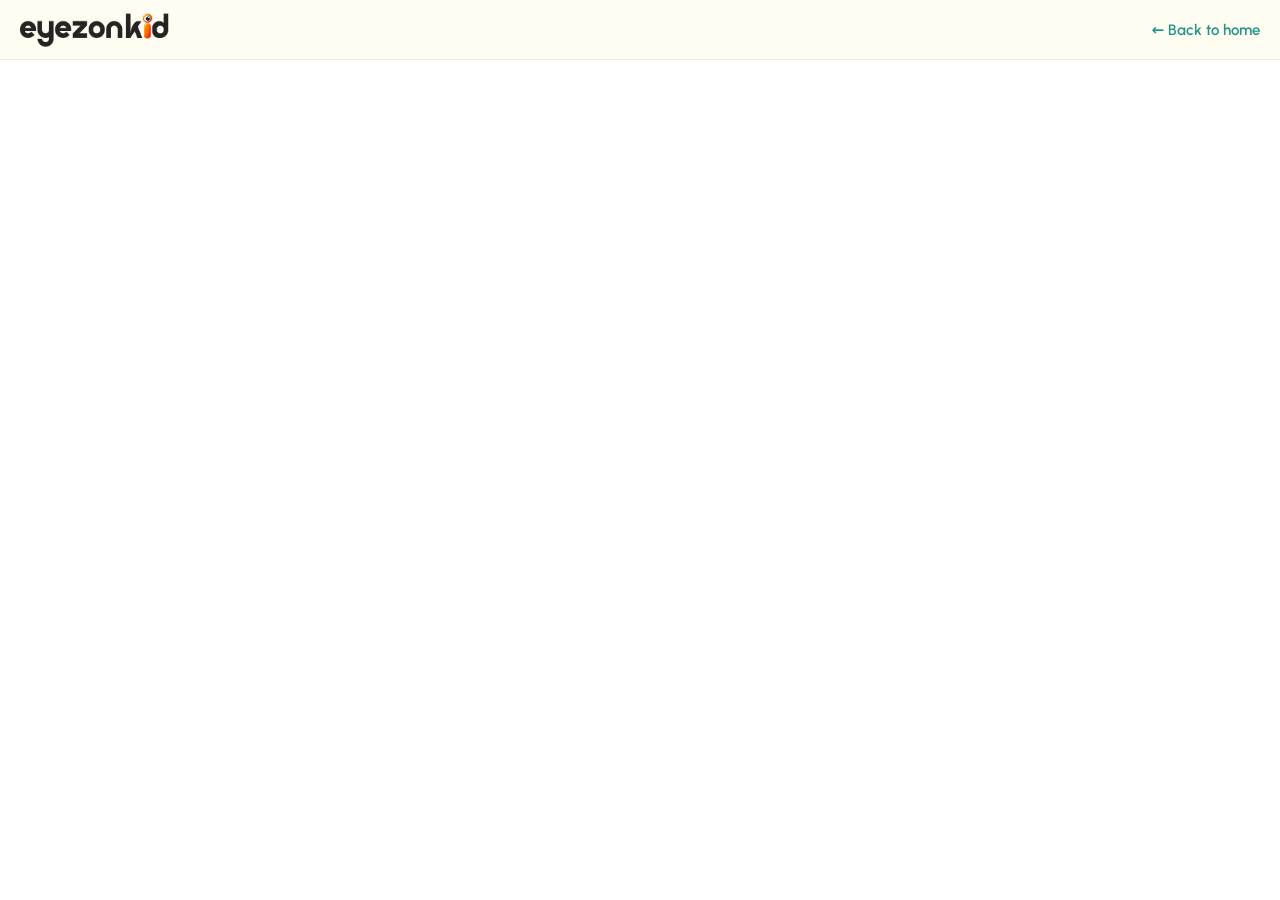
<file: download/index.html>
<!DOCTYPE html>
<html lang="en-IN">
<head>
<meta charset="UTF-8">
<meta name="viewport" content="width=device-width, initial-scale=1">
<title>Download Eyezonkid – Mac, Windows, Android &amp; iPhone</title>
<meta name="description" content="Download the Eyezonkid parental control app for Mac, Windows, Android and iPhone. Start with a 3-day free trial.">
<link rel="canonical" href="https://eyezonkid.com/download/">
<meta name="theme-color" content="#2EC4B6">
<link rel="icon" href="/favicon.ico" sizes="any">
<link rel="icon" type="image/png" sizes="32x32" href="/icons/favicon-32.png">
<link rel="apple-touch-icon" href="/icons/apple-touch-icon.png">
<link rel="manifest" href="/site.webmanifest">
<link rel="preload" href="/fonts/urbanist.woff2" as="font" type="font/woff2" crossorigin>
<style>
@font-face{font-family:'Urbanist';font-style:normal;font-weight:400 800;font-display:swap;src:url(/fonts/urbanist.woff2) format('woff2')}
*{box-sizing:border-box}
html,body{margin:0;height:100%;background:#FFFCF2;font-family:'Urbanist',system-ui,sans-serif;color:#252422}
.bar{height:60px;display:flex;align-items:center;justify-content:space-between;padding:0 20px;border-bottom:1px solid rgba(37,36,34,.08);background:#FFFCF2}
.back{font-weight:600;font-size:15px;color:#219488;text-decoration:none}
.back:hover{text-decoration:underline}
.frame{display:block;width:100%;height:calc(100% - 60px);border:0;background:#fff}
</style>
</head>
<body>
<header class="bar">
    <a href="/" aria-label="Eyezonkid home"><img src="/images/logo.webp" width="215" height="49" alt="Eyezonkid" style="display:block;height:34px;width:auto"></a>
    <a class="back" href="/">← Back to home</a>
</header>
<!-- The download page is served by the Eyezonkid API and shown here,
     so the address bar stays on eyezonkid.com/download/ -->
<iframe class="frame" title="Download Eyezonkid"
        src="https://api.eyezonkid.com/auth/v1/download"
        allow="fullscreen" referrerpolicy="strict-origin-when-cross-origin"></iframe>
</body>
</html>
</file>
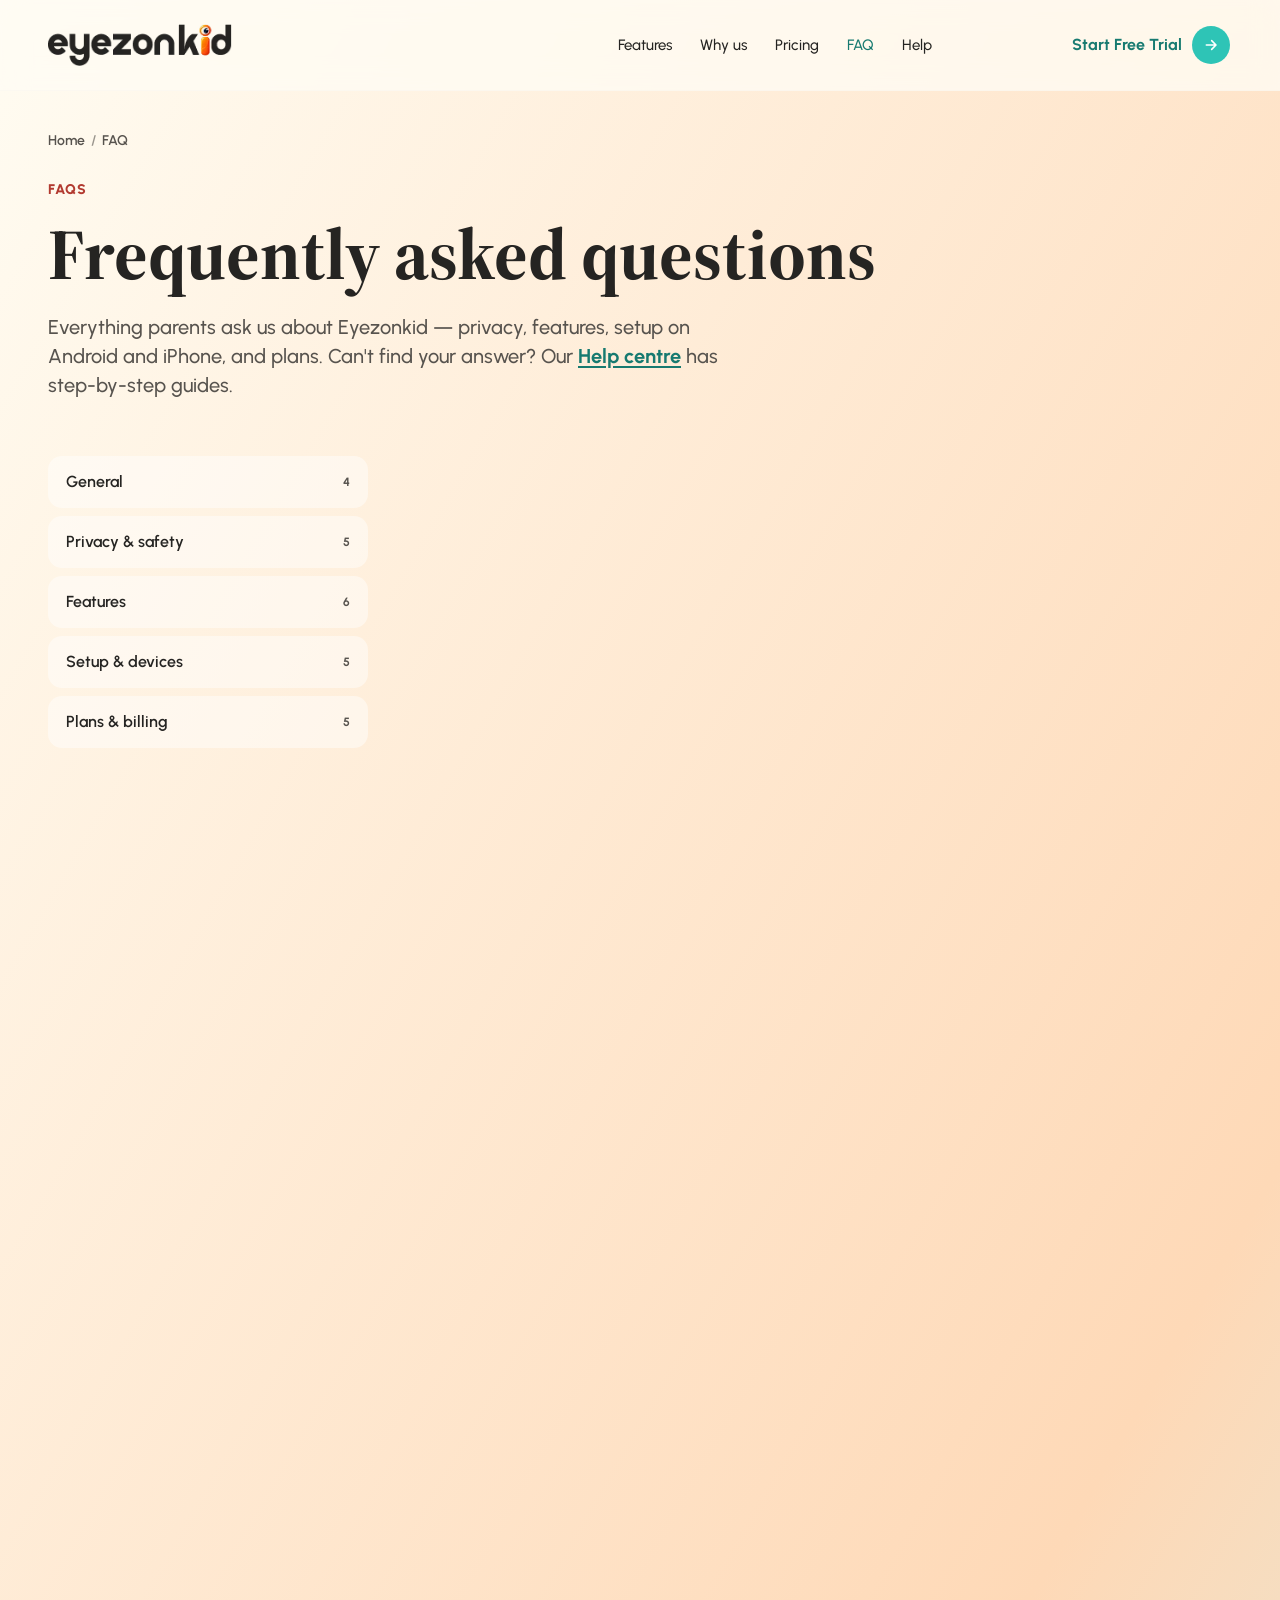
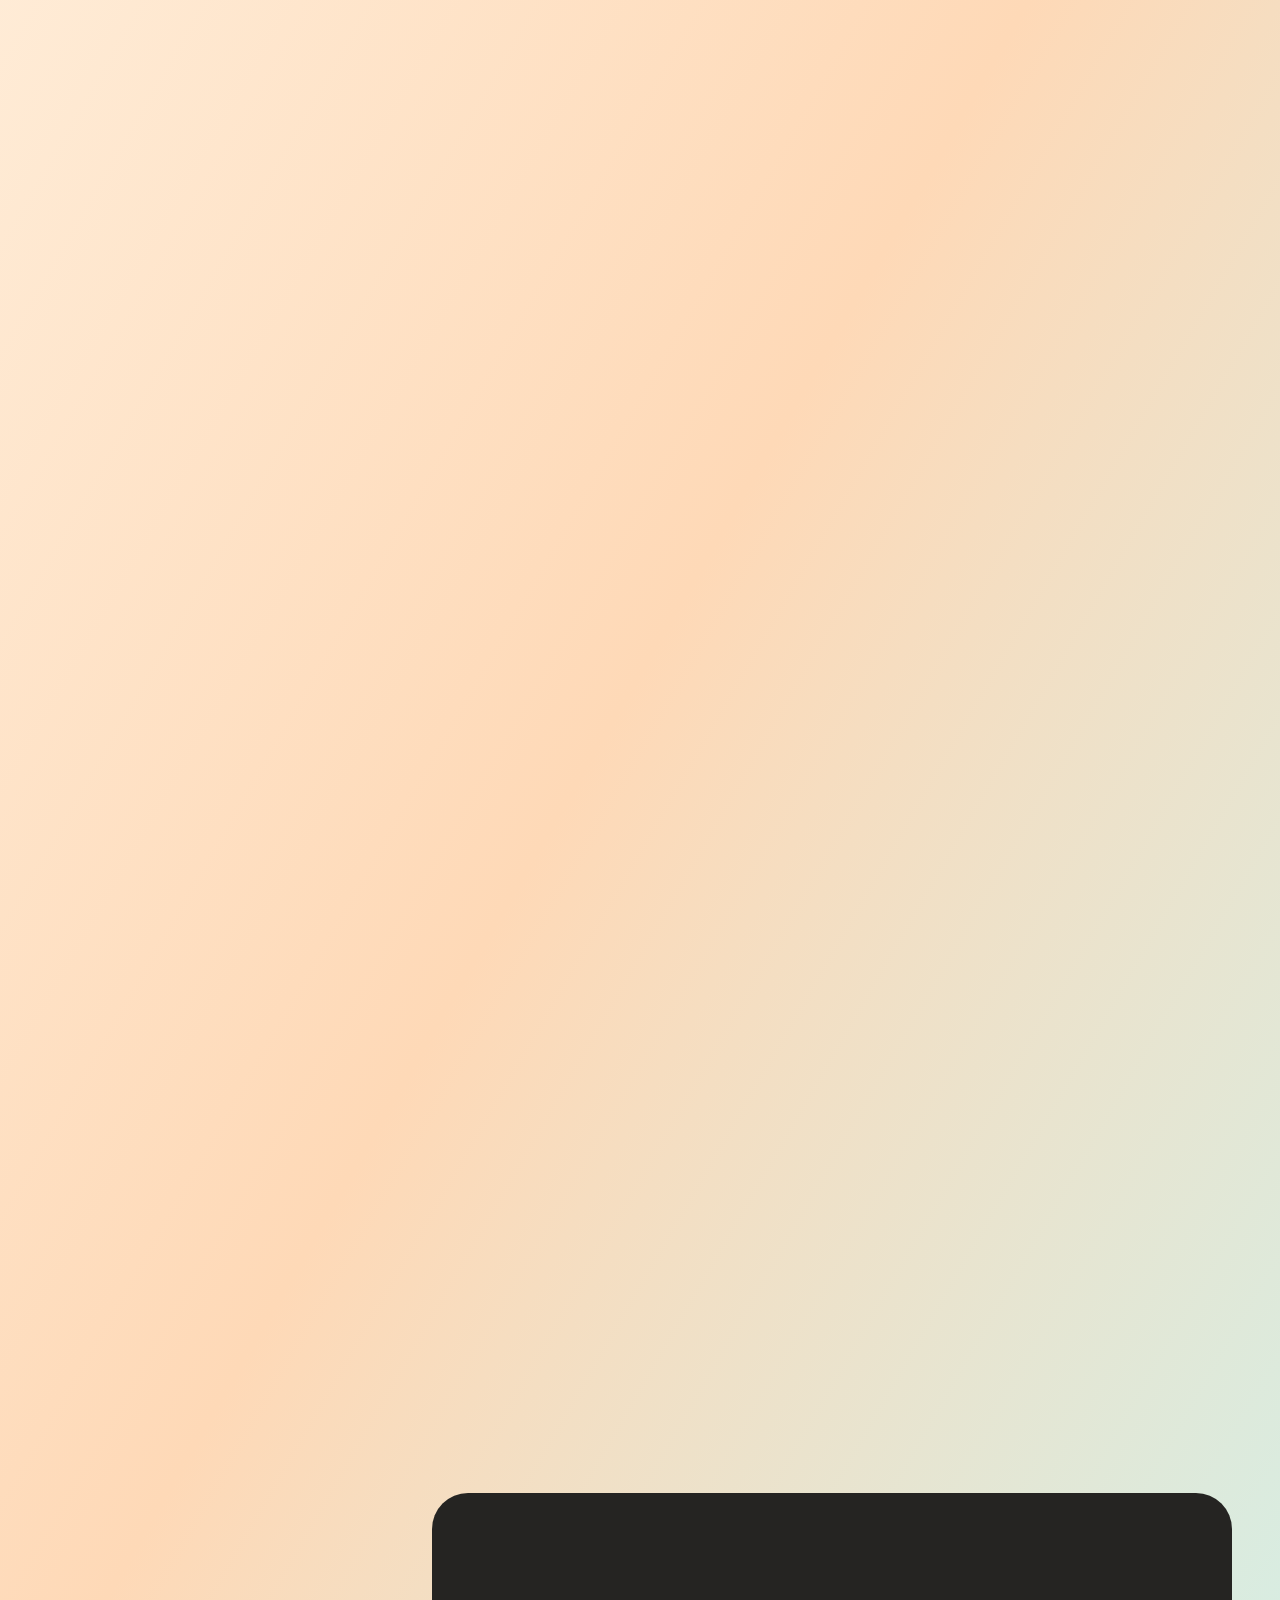
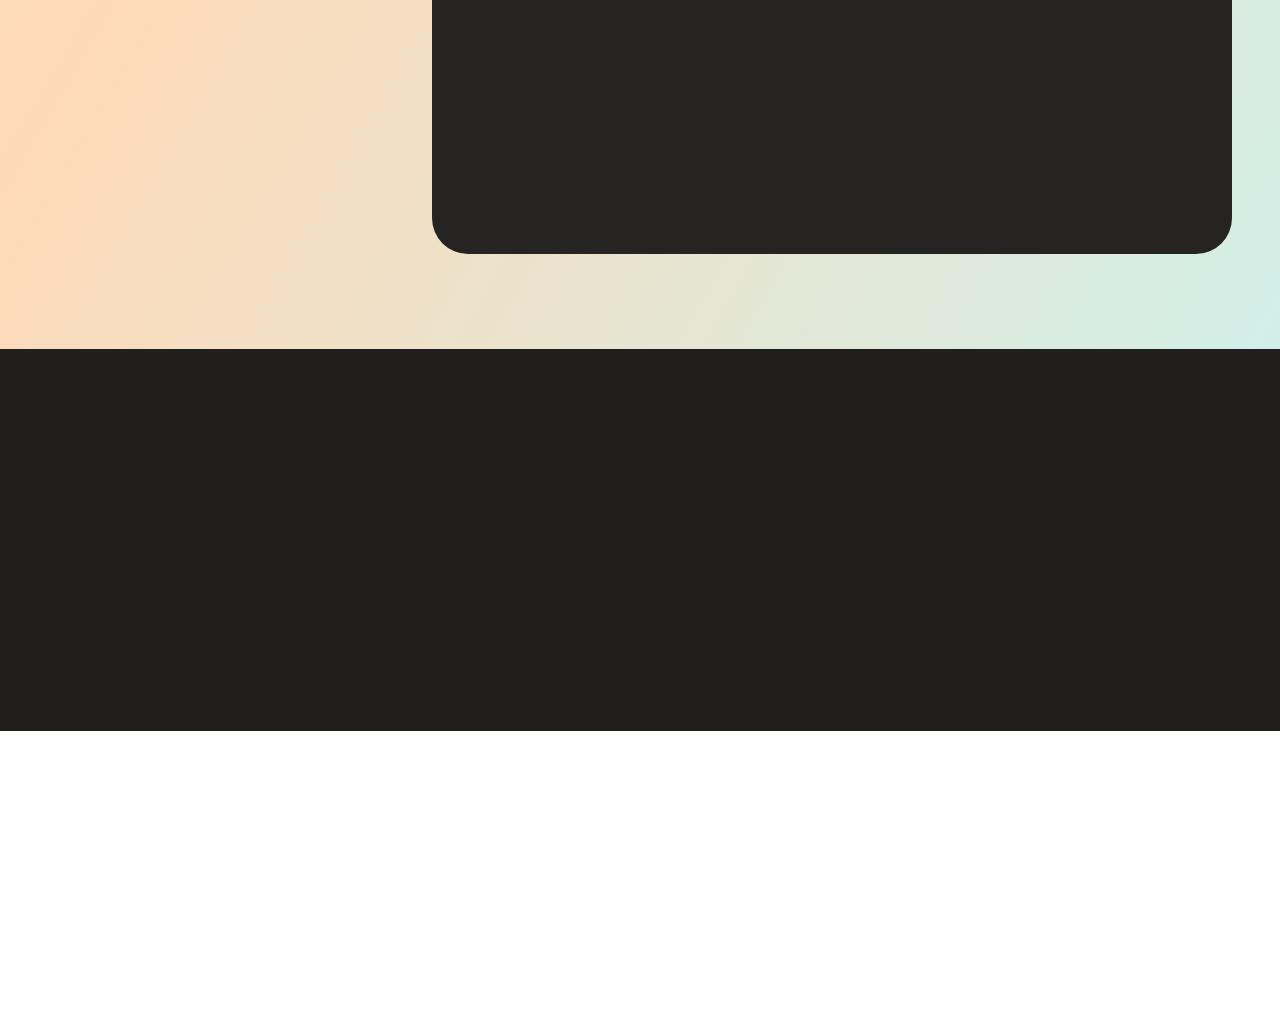
<file: faq/index.html>
<!DOCTYPE html>
<html lang="en-IN">
<head>
<meta charset="UTF-8">
<meta name="viewport" content="width=device-width, initial-scale=1">
<title>FAQ – Parental Control App Questions Answered | Eyezonkid</title>
<meta name="description" content="Answers to common questions about Eyezonkid: privacy, live location, YouTube and WhatsApp limits, setup on Android &amp; iPhone, pricing and cancellation.">
<meta name="robots" content="index, follow, max-image-preview:large, max-snippet:-1">
<link rel="canonical" href="https://eyezonkid.com/faq/">
<link rel="alternate" hreflang="en-IN" href="https://eyezonkid.com/faq/">
<link rel="alternate" hreflang="x-default" href="https://eyezonkid.com/faq/">
<meta name="theme-color" content="#2EC4B6">
<link rel="icon" href="/favicon.ico" sizes="any">
<link rel="icon" type="image/png" sizes="32x32" href="/icons/favicon-32.png">
<link rel="apple-touch-icon" href="/icons/apple-touch-icon.png">
<link rel="manifest" href="/site.webmanifest">
<meta property="og:type" content="website">
<meta property="og:site_name" content="Eyezonkid">
<meta property="og:locale" content="en_IN">
<meta property="og:title" content="FAQ – Parental Control App Questions Answered | Eyezonkid">
<meta property="og:description" content="Answers to common questions about Eyezonkid: privacy, live location, YouTube and WhatsApp limits, setup on Android &amp; iPhone, pricing and cancellation.">
<meta property="og:url" content="https://eyezonkid.com/faq/">
<meta property="og:image" content="https://eyezonkid.com/og-image.jpg">
<meta name="twitter:card" content="summary_large_image">
<meta name="twitter:title" content="FAQ – Parental Control App Questions Answered | Eyezonkid">
<meta name="twitter:description" content="Answers to common questions about Eyezonkid: privacy, live location, YouTube and WhatsApp limits, setup on Android &amp; iPhone, pricing and cancellation.">
<meta name="twitter:image" content="https://eyezonkid.com/og-image.jpg">
<link rel="preload" href="/fonts/urbanist.woff2" as="font" type="font/woff2" crossorigin>
<link rel="preload" href="/fonts/source-serif-4.woff2" as="font" type="font/woff2" crossorigin>
<style>@font-face{font-family:'Urbanist';font-style:normal;font-weight:400 800;font-display:swap;src:url(/fonts/urbanist.woff2) format('woff2')}@font-face{font-family:'Source Serif 4';font-style:normal;font-weight:500 700;font-display:swap;src:url(/fonts/source-serif-4.woff2) format('woff2')}:root{--ink:#252422;--teal:#2EC4B6;--teal-dark:#177A70;--coral:#F07167;--coral-text:#B23A30;--cream:#FFFCF2;--tan:#FED9B7;--mint:#CBF3F0;--white:#FFFFFF;--muted:#57534E;--font-body:'Urbanist',system-ui,-apple-system,'Segoe UI',Roboto,sans-serif;--font-display:'Source Serif 4',Georgia,'Times New Roman',serif;--container:1440px;--gutter:48px}*{box-sizing:border-box}html{scroll-behavior:smooth;overflow-x:clip;-webkit-text-size-adjust:100%}body{margin:0;font-family:var(--font-body);color:var(--ink);background:linear-gradient(120deg,var(--cream) 0%,var(--tan) 55%,var(--mint) 100%);-webkit-font-smoothing:antialiased;overflow-x:clip;line-height:1.5}a{color:inherit;text-decoration:none}img{max-width:100%;height:auto}:focus-visible{outline:2px solid var(--teal-dark);outline-offset:2px}.skip{position:absolute;left:-9999px;top:8px;z-index:100;background:var(--ink);color:#fff;padding:10px 16px;border-radius:999px}.skip:focus{left:16px}@media (prefers-reduced-motion:reduce){*{transition:none!important;animation:none!important;scroll-behavior:auto!important}}.wmk-navbar{display:flex;align-items:center;justify-content:space-between;width:100%;max-width:var(--container);margin:0 auto;padding:24px var(--gutter)}.wmk-navbar__logo{display:flex;line-height:1}.ezk-logo{font-family:var(--font-body);font-weight:800;font-size:30px;letter-spacing:-.02em;line-height:1;color:#3A3533;white-space:nowrap}.ezk-logo__i{color:var(--coral)}.ezk-logo--light{color:#fff;font-size:34px}.wmk-navbar__pill{display:flex;align-items:center;gap:120px}.wmk-navbar__links{display:flex;align-items:center;gap:28px}.wmk-navbar__link{font-weight:500;font-size:15px;white-space:nowrap;transition:color .2s ease}.wmk-navbar__link:hover,.wmk-navbar__link[aria-current="page"]{color:var(--teal-dark)}.wmk-navbar__cta{display:inline-flex;align-items:center;gap:10px;height:42px;padding:2px;border-radius:36px;transition:transform .2s ease}.wmk-navbar__cta-text{font-weight:700;font-size:16px;color:var(--teal-dark);white-space:nowrap}.wmk-navbar__cta-icon{display:inline-flex;align-items:center;justify-content:center;width:38px;height:38px;border-radius:50%;background:var(--teal);color:var(--ink);transition:transform .3s ease}.wmk-navbar__cta:hover{transform:translateY(-1px)}.wmk-navbar__cta:hover .wmk-navbar__cta-icon{transform:translateX(2px)}.wmk-navbar__burger{display:none;flex-direction:column;justify-content:center;gap:5px;width:44px;height:44px;background:none;border:0;cursor:pointer;padding:0}.wmk-navbar__burger span{display:block;width:22px;height:2px;background:var(--ink);margin:0 auto}.wmk-mobile-menu{display:none;flex-direction:column;gap:4px;padding:0 24px 16px}.wmk-mobile-menu.is-open{display:flex}.wmk-mobile-menu a{padding:12px 4px;font-weight:500;border-bottom:1px solid rgba(37,36,34,.08)}.wmk-mobile-menu__cta{color:var(--teal-dark);font-weight:700!important}@media (max-width:1024px){:root{--gutter:32px}.wmk-navbar{padding:20px var(--gutter)}.wmk-navbar__links{display:none}.wmk-navbar__pill{gap:0}.wmk-navbar__burger{display:flex}.ezk-logo{font-size:26px}}@media (max-width:560px){:root{--gutter:20px}.wmk-navbar__cta-text{display:none}}.pg-hero{max-width:var(--container);margin:0 auto;padding:40px var(--gutter) 56px}.crumbs{display:flex;flex-wrap:wrap;gap:6px;list-style:none;margin:0 0 28px;padding:0;font-size:14px;font-weight:600;color:var(--muted)}.crumbs li+li::before{content:"/";margin-right:6px;opacity:.6}.crumbs a:hover{color:var(--teal-dark)}.eyebrow{display:block;font-weight:800;font-size:14px;letter-spacing:.06em;text-transform:uppercase;color:var(--coral-text);margin:0 0 14px}.pg-hero__title{font-family:var(--font-display);font-weight:700;font-size:72px;line-height:1.1;margin:0;max-width:900px}.pg-hero__sub{font-weight:500;font-size:20px;line-height:1.45;color:var(--muted);margin:20px 0 0;max-width:680px}.badge{display:inline-flex;align-items:center;gap:6px;height:29px;padding:2px 12px 2px 2px;border-radius:92px;background:rgba(37,36,34,.06);font-size:13px;font-weight:700;margin-top:28px}.badge__dot{display:inline-flex;align-items:center;justify-content:center;width:25px;height:25px;border-radius:50%;background:var(--ink);color:#fff;font-size:11px;font-weight:800}@media (max-width:1024px){.pg-hero{padding:24px var(--gutter) 40px}.pg-hero__title{font-size:clamp(36px,7vw,56px)}.pg-hero__sub{font-size:18px}}.pg-main{max-width:var(--container);margin:0 auto;padding:0 var(--gutter) 96px}.card{background:var(--cream);border-radius:24px;box-shadow:0 0 6px rgba(68,66,66,.06),0 1px 3px rgba(68,66,66,.08)}.legal{display:grid;grid-template-columns:280px minmax(0,1fr);gap:48px;align-items:start}.toc{position:sticky;top:24px;padding:24px}.toc__title{font-weight:800;font-size:13px;letter-spacing:.06em;text-transform:uppercase;color:var(--muted);margin:0 0 12px}.toc ol{list-style:none;margin:0;padding:0;counter-reset:t;display:flex;flex-direction:column;gap:2px}.toc li{counter-increment:t}.toc a{display:flex;gap:10px;padding:8px 10px;border-radius:10px;font-size:15px;font-weight:500;line-height:1.35;transition:background-color .2s ease,color .2s ease}.toc a::before{content:counter(t,decimal-leading-zero);font-weight:700;font-size:12px;color:var(--coral-text);padding-top:2px}.toc a:hover{background:rgba(46,196,182,.12);color:var(--teal-dark)}.prose{padding:48px 56px}.prose section{scroll-margin-top:24px}.prose section+section{margin-top:44px;padding-top:44px;border-top:1px solid rgba(37,36,34,.08)}.prose h2{font-family:var(--font-display);font-weight:700;font-size:32px;line-height:1.2;margin:0 0 16px}.prose h3{font-weight:700;font-size:19px;margin:24px 0 8px}.prose p,.prose li{font-weight:500;font-size:17px;line-height:1.65;color:#3F3C39}.prose p{margin:0 0 14px}.prose ul{margin:0 0 14px;padding-left:22px}.prose li{margin-bottom:6px}.prose li::marker{color:var(--coral)}.prose a{color:var(--teal-dark);font-weight:600;text-decoration:underline;text-underline-offset:3px}.prose strong{color:var(--ink)}.callout{display:flex;gap:14px;padding:20px 22px;border-radius:16px;background:rgba(203,243,240,.6);margin:0 0 28px}.callout p{margin:0!important}.callout__icon{flex:0 0 28px;height:28px;border-radius:50%;background:var(--teal);display:flex;align-items:center;justify-content:center;color:var(--ink)}.tbl{width:100%;border-collapse:collapse;margin:8px 0 18px;font-size:15px}.tbl th,.tbl td{text-align:left;padding:12px 14px;border-bottom:1px solid rgba(37,36,34,.08);vertical-align:top;line-height:1.5}.tbl th{font-weight:800;font-size:13px;text-transform:uppercase;letter-spacing:.04em;color:var(--muted)}.tbl-wrap{overflow-x:auto}@media (max-width:1024px){.legal{grid-template-columns:1fr;gap:24px}.toc{position:static}.prose{padding:32px 24px}.prose h2{font-size:26px}.prose p,.prose li{font-size:16px}}.faq-wrap{display:grid;grid-template-columns:320px minmax(0,1fr);gap:64px;align-items:start}.faq-nav{position:sticky;top:24px;display:flex;flex-direction:column;gap:8px}.faq-nav a{display:flex;justify-content:space-between;align-items:center;padding:14px 18px;border-radius:14px;font-weight:600;font-size:16px;background:rgba(255,255,255,.45);transition:background-color .2s ease}.faq-nav a:hover{background:var(--cream)}.faq-nav small{font-weight:700;font-size:12px;color:var(--muted)}.faq-group{scroll-margin-top:24px}.faq-group+.faq-group{margin-top:56px}.faq-group__title{font-family:var(--font-display);font-weight:700;font-size:36px;line-height:1.15;margin:0 0 24px}.qa-list{display:flex;flex-direction:column;gap:16px}.qa{border-radius:16px;background:var(--cream);box-shadow:0 0 6px rgba(68,66,66,.06)}.qa summary{list-style:none;display:flex;align-items:center;justify-content:space-between;gap:24px;padding:24px 28px;cursor:pointer;font-weight:600;font-size:20px;line-height:1.3;color:#3A3A3C}.qa summary::-webkit-details-marker{display:none}.qa summary::after{content:"";flex:0 0 18px;height:18px;background:linear-gradient(var(--coral),var(--coral)) center/18px 2px no-repeat,linear-gradient(var(--coral),var(--coral)) center/2px 18px no-repeat;transition:transform .3s ease}.qa[open] summary::after{background:linear-gradient(var(--coral),var(--coral)) center/18px 2px no-repeat;transform:rotate(180deg)}.qa__a{padding:0 28px 24px}.qa__a p{margin:0 0 10px;font-weight:500;font-size:18px;line-height:1.55;color:var(--muted)}.qa__a p:last-child{margin:0}.qa__a a{color:var(--teal-dark);font-weight:600;text-decoration:underline;text-underline-offset:3px}@media (max-width:1024px){.faq-wrap{grid-template-columns:1fr;gap:32px}.faq-nav{position:static;flex-direction:row;flex-wrap:wrap}.faq-nav a{padding:10px 14px;font-size:15px;gap:8px}.faq-group__title{font-size:28px}.qa summary{font-size:17px;padding:20px 22px}.qa__a{padding:0 22px 20px}.qa__a p{font-size:16px}}.search{position:relative;max-width:640px;margin-top:32px}.search input{width:100%;height:60px;padding:0 24px 0 56px;border-radius:999px;border:1.5px solid rgba(37,36,34,.12);background:var(--cream);font:500 18px var(--font-body);color:var(--ink);box-shadow:0 8px 24px rgba(37,36,34,.06)}.search input::placeholder{color:#6E6A66}.search input:focus{outline:none;border-color:var(--teal-dark);box-shadow:0 0 0 4px rgba(46,196,182,.2)}.search svg{position:absolute;left:22px;top:50%;transform:translateY(-50%);color:var(--muted)}.topics{display:grid;grid-template-columns:repeat(3,minmax(0,1fr));gap:24px}.topic{display:flex;flex-direction:column;gap:10px;padding:32px;border-radius:24px;background:var(--cream);box-shadow:0 0 6px rgba(68,66,66,.06);transition:transform .2s ease,box-shadow .3s ease}.topic:hover{transform:translateY(-2px);box-shadow:0 14px 32px rgba(37,36,34,.08)}.topic__icon{width:52px;height:52px;border-radius:16px;display:flex;align-items:center;justify-content:center;background:var(--tan);color:var(--ink);margin-bottom:8px}.topic:nth-child(3n+2) .topic__icon{background:var(--mint)}.topic:nth-child(3n+3) .topic__icon{background:#FFD9D5}.topic h2{font-family:var(--font-display);font-weight:700;font-size:24px;line-height:1.2;margin:0}.topic p{margin:0;font-weight:500;font-size:16px;color:var(--muted)}.topic__more{margin-top:auto;padding-top:8px;font-weight:700;font-size:15px;color:var(--teal-dark)}.help-sec{margin-top:80px;scroll-margin-top:24px}.help-sec__head{display:flex;flex-wrap:wrap;justify-content:space-between;align-items:end;gap:16px;margin-bottom:28px}.help-sec__title{font-family:var(--font-display);font-weight:700;font-size:44px;line-height:1.1;margin:0}.help-grid{display:grid;align-items:start;grid-template-columns:repeat(2,minmax(0,1fr));gap:16px}.help-grid .qa summary{font-size:18px}.steps{margin:0;padding-left:22px}.steps li{font-weight:500;font-size:17px;line-height:1.55;color:var(--muted);margin-bottom:6px}.steps li::marker{color:var(--coral-text);font-weight:800}.contact{display:grid;grid-template-columns:repeat(3,minmax(0,1fr));gap:24px}.contact__card{padding:32px;border-radius:24px;background:var(--ink);color:#fff;display:flex;flex-direction:column;gap:8px}.contact__card h3{margin:0;font-weight:700;font-size:15px;color:rgba(255,255,255,.72);text-transform:uppercase;letter-spacing:.06em}.contact__card a,.contact__card p{margin:0;font-weight:700;font-size:21px;color:#fff;word-break:break-word}.contact__card small{font-size:15px;color:rgba(255,255,255,.72);font-weight:500}.no-results{display:none;padding:24px;border-radius:16px;background:var(--cream);font-weight:600}@media (max-width:1100px){.topics,.contact{grid-template-columns:1fr 1fr}.help-grid{grid-template-columns:1fr}.help-sec__title{font-size:32px}}@media (max-width:640px){.topics,.contact{grid-template-columns:1fr}.topic,.contact__card{padding:24px}}.cta-band{margin-top:96px;padding:56px;border-radius:36px;background:var(--ink);color:#fff;display:flex;flex-wrap:wrap;align-items:center;justify-content:space-between;gap:32px;position:relative;overflow:hidden}.cta-band::after{content:"";position:absolute;right:-120px;bottom:-160px;width:420px;height:420px;border-radius:50%;background:radial-gradient(circle,rgba(46,196,182,.55) 0%,rgba(254,217,183,.2) 45%,rgba(37,36,34,0) 70%);pointer-events:none}.cta-band h2{font-family:var(--font-display);font-weight:700;font-size:44px;line-height:1.1;margin:0;max-width:560px}.cta-band p{margin:12px 0 0;font-weight:500;font-size:18px;color:rgba(255,255,255,.78);max-width:520px}.btn{position:relative;z-index:1;display:inline-flex;align-items:center;gap:16px;height:54px;padding:3px 3px 3px 24px;border-radius:36px;background:var(--cream);color:var(--ink);font-weight:700;font-size:19px;white-space:nowrap;transition:transform .2s ease}.btn span{display:inline-flex;align-items:center;justify-content:center;width:48px;height:48px;border-radius:50%;background:var(--teal);color:var(--ink);transition:transform .3s ease}.btn:hover{transform:translateY(-1px)}.btn:hover span{transform:translateX(3px)}@media (max-width:1024px){.cta-band{padding:36px 28px;border-radius:28px}.cta-band h2{font-size:32px}}.wmk-footer{position:relative;overflow:hidden;width:100%;background:#211F1D;color:#fff}.wmk-footer::before{content:"";position:absolute;left:0;right:0;bottom:0;height:70%;background:linear-gradient(90deg,rgba(255,191,133,.65) 1.68%,rgba(254,217,183,.55) 32.5%,rgba(71,255,238,.6) 100%);-webkit-mask-image:linear-gradient(to top,rgba(0,0,0,.7),transparent);mask-image:linear-gradient(to top,rgba(0,0,0,.7),transparent);opacity:.3;pointer-events:none}.wmk-footer__inner{position:relative;z-index:1;max-width:var(--container);margin:0 auto;padding:48px clamp(24px,5.8vw,48px) 32px;display:flex;flex-wrap:wrap;justify-content:space-between;gap:40px}.wmk-footer__brand{width:543px;max-width:100%;display:flex;flex-direction:column;justify-content:space-between;gap:32px}.wmk-footer__brand-top{display:flex;flex-direction:column;gap:24px}.wmk-footer__logo{display:flex}.wmk-footer__tagline{font-weight:400;font-size:16px;line-height:24px;letter-spacing:.3px;margin:0}.wmk-footer__stores{display:flex;align-items:center;gap:24px;flex-wrap:wrap}.wmk-footer__store-btn{display:inline-flex;align-items:center;gap:10px;height:48px;padding:0 18px;border-radius:23px;background:#FFF5E5;color:var(--ink)}.wmk-footer__store-text{display:flex;flex-direction:column;line-height:1.15}.wmk-footer__store-eyebrow{font-size:11px;font-weight:500;color:#57534E}.wmk-footer__store-name{font-size:15px;font-weight:700}.wmk-footer__links{display:flex;gap:48px}.wmk-footer__col{display:flex;flex-direction:column;gap:14px}.wmk-footer__col-title{font-weight:700;font-size:16px;color:rgba(255,255,255,.66);margin:0 0 4px;white-space:nowrap}.wmk-footer__col a{font-weight:500;font-size:16px;white-space:nowrap;padding:2px 0;transition:color .2s ease}.wmk-footer__col a:hover,.wmk-footer__col a[aria-current="page"]{color:var(--teal)}.wmk-footer__contact{display:flex;flex-direction:column;gap:24px;width:220px;max-width:100%}.wmk-footer__address{font-style:normal;font-weight:500;font-size:15px;line-height:1.5;color:rgba(255,255,255,.8);text-align:right;margin:0}.wmk-footer__phone{display:block;font-weight:700;font-size:18px;text-align:right;margin:0}.wmk-footer__email{display:block;font-weight:500;font-size:14px;color:rgba(255,255,255,.72);text-align:right;margin:4px 0 0}.wmk-footer__contact-btn{align-self:flex-end;display:inline-flex;align-items:center;justify-content:center;padding:10px 24px;border-radius:999px;background:var(--teal);color:var(--ink);font-weight:600;font-size:15px;transition:background-color .3s ease}.wmk-footer__contact-btn:hover{background:#fff}.wmk-footer__bottom-inner{position:relative;z-index:1;max-width:var(--container);margin:0 auto;padding:16px clamp(24px,5.8vw,48px) 28px;display:flex;align-items:center;justify-content:space-between;flex-wrap:wrap;gap:8px}.wmk-footer__bottom-inner span{font-weight:500;font-size:13px;color:rgba(255,255,255,.66)}@media (max-width:1100px){.wmk-footer__inner{gap:32px;padding:40px 32px 28px}.wmk-footer__brand,.wmk-footer__contact{width:100%}.wmk-footer__links{width:100%;justify-content:flex-start}.wmk-footer__address,.wmk-footer__phone,.wmk-footer__email{text-align:left}.wmk-footer__contact-btn{align-self:flex-start}.wmk-footer__bottom-inner{padding:12px 32px 24px;flex-direction:column;align-items:flex-start}}.sr-only{position:absolute!important;width:1px;height:1px;padding:0;margin:-1px;overflow:hidden;clip:rect(0,0,0,0);white-space:nowrap;border:0}.pg-hero__sub a,.no-results a{color:var(--teal-dark);font-weight:700;text-decoration:underline;text-underline-offset:3px}[hidden]{display:none!important}.help-sec,.faq-group,.prose section,.wmk-footer,.cta-band{content-visibility:auto;contain-intrinsic-size:auto 500px}.wmk-navbar .wmk-navbar__cta{position:relative;isolation:isolate;padding:2px 2px 2px 20px;background:transparent;box-shadow:none;transition:transform .3s ease}.wmk-navbar .wmk-navbar__cta::before{content:"";position:absolute;z-index:-1;top:2px;right:2px;width:38px;height:38px;border-radius:36px;background:#2EC4B6;transition:width .5s cubic-bezier(.65,0,.35,1),height .5s cubic-bezier(.65,0,.35,1),top .5s cubic-bezier(.65,0,.35,1),right .5s cubic-bezier(.65,0,.35,1)}.wmk-navbar .wmk-navbar__cta:hover::before,.wmk-navbar .wmk-navbar__cta:focus-visible::before{top:0;right:0;width:100%;height:100%;box-shadow:0 8px 20px rgba(46,196,182,.30)}.wmk-navbar .wmk-navbar__cta:hover,.wmk-navbar .wmk-navbar__cta:focus-visible{background:transparent;box-shadow:none;transform:translateY(-1px)}.wmk-navbar .wmk-navbar__cta-text{transition:color .45s ease}.wmk-navbar .wmk-navbar__cta:hover .wmk-navbar__cta-text,.wmk-navbar .wmk-navbar__cta:focus-visible .wmk-navbar__cta-text{color:var(--ink)}.wmk-navbar .wmk-navbar__cta-icon{background:transparent;color:#FFFFFF}.wmk-navbar .wmk-navbar__cta:hover .wmk-navbar__cta-icon{background:transparent;color:#FFFFFF;transform:translateX(2px)}.del-box{margin:8px 0 0;padding:24px 26px;border-radius:20px;background:#FFF4EF;border:1px solid rgba(240,113,103,.25)}.del-box ul{margin:0 0 18px}.del-box h3{margin:0 0 8px!important}.del-box>p{margin:0 0 22px!important}.del-box .btn,.prose .del-box .btn{background:#252422;color:#fff;font-size:17px;height:50px;text-decoration:none}.del-box .btn span{width:44px;height:44px;background:#F07167;color:#fff}.del-box .btn:hover{box-shadow:0 10px 24px rgba(240,113,103,.28)}.del-box__note{margin:14px 0 0!important;font-size:15px!important;color:var(--muted)}.ezk-logo-img{display:block;height:42px;width:auto}@media (max-width:1024px){.ezk-logo-img{height:36px}}.wmk-navbar{position:sticky;top:0;z-index:60;background:rgba(255,252,245,.82);-webkit-backdrop-filter:blur(14px) saturate(140%);backdrop-filter:blur(14px) saturate(140%);box-shadow:0 0 0 100vmax rgba(255,252,245,.82),0 1px 0 100vmax rgba(37,36,34,.07);clip-path:inset(0 -100vmax -1px)}.wmk-navbar .wmk-navbar__cta:hover,.wmk-navbar .wmk-navbar__cta:focus-visible{transform:none;box-shadow:none}.wmk-navbar .wmk-navbar__cta:hover::before,.wmk-navbar .wmk-navbar__cta:focus-visible::before{box-shadow:none}@media (max-width:600px){.wmk-navbar{gap:8px}.wmk-navbar .ezk-logo-img{height:32px}.wmk-navbar .wmk-navbar__cta{padding:2px}.wmk-navbar .wmk-navbar__cta-text{display:none}}</style>
<script type="application/ld+json">{"@context":"https://schema.org","@graph":[{"@type":"FAQPage","@id":"https://eyezonkid.com/faq/#webpage","url":"https://eyezonkid.com/faq/","name":"FAQ – Parental Control App Questions Answered | Eyezonkid","description":"Answers to common questions about Eyezonkid: privacy, live location, YouTube and WhatsApp limits, setup on Android & iPhone, pricing and cancellation.","inLanguage":"en-IN","isPartOf":{"@id":"https://eyezonkid.com/#website"},"publisher":{"@id":"https://eyezonkid.com/#organization"},"dateModified":"2026-10-24","breadcrumb":{"@id":"https://eyezonkid.com/faq/#breadcrumb"},"mainEntity":[{"@type":"Question","name":"What is Eyezonkid?","acceptedAnswer":{"@type":"Answer","text":"Eyezonkid is a parental control app for Android and iPhone. It helps you see your child's live location, set screen time limits, give apps daily time quotas and block apps or websites — without reading their private chats."}},{"@type":"Question","name":"Does Eyezonkid work on both Android and iPhone?","acceptedAnswer":{"@type":"Answer","text":"Yes. Eyezonkid offers the same features on Android and iPhone, so one parent dashboard works for every child's device."}},{"@type":"Question","name":"How long does it take to set up parental controls?","acceptedAnswer":{"@type":"Answer","text":"A few minutes. Create your account, install Eyezonkid on your child's phone, set your rules, and start seeing activity and alerts on your dashboard."}},{"@type":"Question","name":"Is there a free parental control app for Android?","acceptedAnswer":{"@type":"Answer","text":"Google Family Link is free and covers basic screen time, app approval and location on Android. Eyezonkid is a paid app that adds per-app time quotas, parent-to-child messages and the same features on iPhone, at ₹999 per year with GST included ."}},{"@type":"Question","name":"Does Eyezonkid read my child's messages?","acceptedAnswer":{"@type":"Answer","text":"No. Eyezonkid never accesses, reads or scans private messages. It also never records the screen continuously, never logs keystrokes and cannot turn on the camera or microphone."}},{"@type":"Question","name":"Will my child know Eyezonkid is installed?","acceptedAnswer":{"@type":"Answer","text":"Yes. Eyezonkid always stays visible on your child's device. It is never hidden, disguised or installed in secret."}},{"@type":"Question","name":"How do on-demand screenshots work?","acceptedAnswer":{"@type":"Answer","text":"You can request a single screenshot from the dashboard. Your child's device shows the request and your child can allow or deny it. Eyezonkid never records the screen in the background."}},{"@type":"Question","name":"Can I control WhatsApp without reading my child's chats?","acceptedAnswer":{"@type":"Answer","text":"Yes. Eyezonkid lets you set a daily time limit for WhatsApp or block it on a schedule, such as during study time. It never reads, scans or stores your child's messages."}},{"@type":"Question","name":"Where can I read how my family's data is handled?","acceptedAnswer":{"@type":"Answer","text":"Our Privacy Policy explains what we collect, why, how long we keep it and how to delete it."}},{"@type":"Question","name":"Can I track my child's live location?","acceptedAnswer":{"@type":"Answer","text":"Yes. Every plan includes live GPS location tracking and geofencing alerts, so you are notified when your child arrives at or leaves places like school or home."}},{"@type":"Question","name":"Can I limit YouTube instead of blocking it completely?","acceptedAnswer":{"@type":"Answer","text":"Yes. Eyezonkid supports per-app time quotas, so you can allow something like 45 minutes of YouTube a day instead of an all-or-nothing block. You can also block apps instantly or on a schedule, such as during school hours or bedtime."}},{"@type":"Question","name":"How do I set parental controls on YouTube?","acceptedAnswer":{"@type":"Answer","text":"Turn on Restricted Mode in YouTube's settings to filter mature videos. Then use Eyezonkid to give YouTube a daily time quota, like 45 minutes, or block it during school hours and bedtime."}},{"@type":"Question","name":"Can I block websites and adult content?","acceptedAnswer":{"@type":"Answer","text":"Yes. Every plan includes website filtering and Safe Search, so you can block specific sites and keep search results family-friendly."}},{"@type":"Question","name":"What happens when my child presses the SOS button?","acceptedAnswer":{"@type":"Answer","text":"The SOS emergency button (Family and Premium plans) sends you an instant alert with your child's current location, so you can reach them quickly."}},{"@type":"Question","name":"Can I send messages to my child's phone?","acceptedAnswer":{"@type":"Answer","text":"Yes. On Family and Premium plans you can send text and voice messages from your dashboard straight to your child's device — useful for reminders like \"time for homework\"."}},{"@type":"Question","name":"How do I install Eyezonkid on my child's phone?","acceptedAnswer":{"@type":"Answer","text":"Sign up, choose a plan, then download Eyezonkid on your child's Android phone or iPhone and follow the quick setup guide. See the step-by-step setup guide."}},{"@type":"Question","name":"Can my child uninstall Eyezonkid?","acceptedAnswer":{"@type":"Answer","text":"Not if you turn on password-protected uninstallation in your dashboard settings. The parent password is then required before Eyezonkid can be removed, and install and uninstall alerts notify you of changes."}},{"@type":"Question","name":"How can I reinstall Eyezonkid after uninstallation?","acceptedAnswer":{"@type":"Answer","text":"Log in to your dashboard, select the child's device and send a fresh install link. Setting it back up takes about two minutes."}},{"@type":"Question","name":"How many devices can I add?","acceptedAnswer":{"@type":"Answer","text":"Basic covers one child device, Family covers up to 4 child devices and Premium has no device limit."}},{"@type":"Question","name":"Why is my child's location not updating?","acceptedAnswer":{"@type":"Answer","text":"Check that location is switched on, the phone has internet, and battery saver isn't restricting Eyezonkid. Our troubleshooting guide walks through each fix."}},{"@type":"Question","name":"How much does Eyezonkid cost in India?","acceptedAnswer":{"@type":"Answer","text":"Eyezonkid Premium is ₹999 per year, GST included, for one child device. Extra child devices are ₹199 each, up to 10 devices. It starts with a 3-day free trial, and you can cancel anytime."}},{"@type":"Question","name":"Is there a free trial?","acceptedAnswer":{"@type":"Answer","text":"Yes. Every plan starts with a 3-day free trial — you pay nothing during the trial and can try every feature before your subscription begins."}},{"@type":"Question","name":"Can I cancel anytime?","acceptedAnswer":{"@type":"Answer","text":"Yes. There are no contracts or cancellation fees. Cancel from your account before the next billing date and you won't be charged again."}},{"@type":"Question","name":"Can I switch plans later?","acceptedAnswer":{"@type":"Answer","text":"Yes. You can upgrade or downgrade from your account at any time. The new plan applies from your next billing cycle unless you upgrade immediately."}},{"@type":"Question","name":"Is GST included in the price?","acceptedAnswer":{"@type":"Answer","text":"No. Prices are shown before GST, which is added at checkout as required by Indian tax law."}}]},{"@type":"BreadcrumbList","@id":"https://eyezonkid.com/faq/#breadcrumb","itemListElement":[{"@type":"ListItem","position":1,"name":"Home","item":"https://eyezonkid.com/"},{"@type":"ListItem","position":2,"name":"FAQ","item":"https://eyezonkid.com/faq/"}]},{"@type":"Organization","@id":"https://eyezonkid.com/#organization","name":"Eyezonkid","url":"https://eyezonkid.com/","email":"info@eyezonkid.com","telephone":"+91-9650459807","contactPoint":{"@type":"ContactPoint","contactType":"customer support","email":"support@eyezonkid.com","telephone":"+91-9650459807","areaServed":"IN","availableLanguage":["en","hi"]}}]}</script>
</head>
<body>
<a class="skip" href="#main">Skip to content</a>
<header class="wmk-navbar">
    <a href="/" class="wmk-navbar__logo" aria-label="Eyezonkid home">
        <img class="ezk-logo-img" src="/images/logo.webp" width="215" height="49" alt="Eyezonkid">
    </a>

    <div class="wmk-navbar__pill">
        <nav class="wmk-navbar__links" aria-label="Primary">
            <a href="/#features" class="wmk-navbar__link">Features</a>
            <a href="/#why-us" class="wmk-navbar__link">Why us</a>
            <a href="/#pricing" class="wmk-navbar__link">Pricing</a>
            <a href="/faq/" class="wmk-navbar__link" aria-current="page">FAQ</a>
            <a href="/help-centre/" class="wmk-navbar__link">Help</a>
        </nav>

        <a href="/#pricing" class="wmk-navbar__cta" aria-label="Start free trial">
            <span class="wmk-navbar__cta-text">Start Free Trial</span>
            <span class="wmk-navbar__cta-icon" aria-hidden="true">
                <svg width="16" height="16" viewBox="0 0 16 16" fill="none"><path d="M3.333 8h9.334M8.667 3.667 13 8l-4.333 4.333" stroke="currentColor" stroke-width="1.6" stroke-linecap="round" stroke-linejoin="round"/></svg>
            </span>
        </a>
    </div>

    <button type="button" class="wmk-navbar__burger" aria-label="Open menu" aria-expanded="false" aria-controls="wmk-mobile-menu" onclick="var m=document.getElementById('wmk-mobile-menu'),o=m.classList.toggle('is-open');this.setAttribute('aria-expanded',o);this.setAttribute('aria-label',o?'Close menu':'Open menu');">
        <span></span><span></span><span></span> 
    </button>
</header>

<nav id="wmk-mobile-menu" class="wmk-mobile-menu" aria-label="Mobile">
    <a href="/#features" class="wmk-mobile-menu__link">Features</a>
    <a href="/#why-us" class="wmk-mobile-menu__link">Why Us</a>
    <a href="/#pricing" class="wmk-mobile-menu__link">Pricing</a>
    <a href="/#get-started" class="wmk-mobile-menu__link">Get started</a>
    <a href="/#guide" class="wmk-mobile-menu__link">Guide</a>
    <a href="/faq/" class="wmk-mobile-menu__link">FAQ</a>
    <a href="/help-centre/" class="wmk-mobile-menu__link">Help centre</a>
    <a href="/#pricing" class="wmk-mobile-menu__cta">Start Free Trial</a>
</nav>
<main id="main">
<section class="pg-hero">
    <nav aria-label="Breadcrumb"><ol class="crumbs"><li><a href="/">Home</a></li><li aria-current="page">FAQ</li></ol></nav>
    <span class="eyebrow">FAQs</span>
    <h1 class="pg-hero__title">Frequently asked questions</h1>
    <p class="pg-hero__sub">Everything parents ask us about Eyezonkid — privacy, features, setup on Android and iPhone, and plans. Can't find your answer? Our <a href="/help-centre/">Help centre</a> has step-by-step guides.</p>
</section>

<div class="pg-main">
    <div class="faq-wrap">
        <nav class="faq-nav" aria-label="FAQ topics">
            <a href="#general">General <small>4</small></a>
            <a href="#privacy">Privacy &amp; safety <small>5</small></a>
            <a href="#features">Features <small>6</small></a>
            <a href="#setup">Setup &amp; devices <small>5</small></a>
            <a href="#billing">Plans &amp; billing <small>5</small></a>
        </nav>

        <div>
            <section class="faq-group" id="general" aria-labelledby="general-h">
                <h2 class="faq-group__title" id="general-h">General</h2>
                <div class="qa-list">
                    <details class="qa" open>
                        <summary>What is Eyezonkid?</summary>
                        <div class="qa__a"><p>Eyezonkid is a parental control app for Android and iPhone. It helps you see your child's live location, set screen time limits, give apps daily time quotas and block apps or websites — without reading their private chats.</p></div>
                    </details>
                    <details class="qa">
                        <summary>Does Eyezonkid work on both Android and iPhone?</summary>
                        <div class="qa__a"><p>Yes. Eyezonkid offers the same features on Android and iPhone, so one parent dashboard works for every child's device.</p></div>
                    </details>
                    <details class="qa">
                        <summary>How long does it take to set up parental controls?</summary>
                        <div class="qa__a"><p>A few minutes. Create your account, install Eyezonkid on your child's phone, set your rules, and start seeing activity and alerts on your dashboard.</p></div>
                    </details>
                    <details class="qa">
                        <summary>Is there a free parental control app for Android?</summary>
                        <div class="qa__a"><p>Google Family Link is free and covers basic screen time, app approval and location on Android. Eyezonkid is a paid app that adds per-app time quotas, parent-to-child messages and the same features on iPhone, at ₹999 per year with GST included .</p></div>
                    </details>
                </div>
            </section>

            <section class="faq-group" id="privacy" aria-labelledby="privacy-h">
                <h2 class="faq-group__title" id="privacy-h">Privacy &amp; safety</h2>
                <div class="qa-list">
                    <details class="qa">
                        <summary>Does Eyezonkid read my child's messages?</summary>
                        <div class="qa__a"><p>No. Eyezonkid never accesses, reads or scans private messages. It also never records the screen continuously, never logs keystrokes and cannot turn on the camera or microphone.</p></div>
                    </details>
                    <details class="qa">
                        <summary>Will my child know Eyezonkid is installed?</summary>
                        <div class="qa__a"><p>Yes. Eyezonkid always stays visible on your child's device. It is never hidden, disguised or installed in secret.</p></div>
                    </details>
                    <details class="qa">
                        <summary>How do on-demand screenshots work?</summary>
                        <div class="qa__a"><p>You can request a single screenshot from the dashboard. Your child's device shows the request and your child can allow or deny it. Eyezonkid never records the screen in the background.</p></div>
                    </details>
                    <details class="qa">
                        <summary>Can I control WhatsApp without reading my child's chats?</summary>
                        <div class="qa__a"><p>Yes. Eyezonkid lets you set a daily time limit for WhatsApp or block it on a schedule, such as during study time. It never reads, scans or stores your child's messages.</p></div>
                    </details>
                    <details class="qa">
                        <summary>Where can I read how my family's data is handled?</summary>
                        <div class="qa__a"><p>Our <a href="/privacy-policy/">Privacy Policy</a> explains what we collect, why, how long we keep it and how to delete it.</p></div>
                    </details>
                </div>
            </section>

            <section class="faq-group" id="features" aria-labelledby="features-h">
                <h2 class="faq-group__title" id="features-h">Features</h2>
                <div class="qa-list">
                    <details class="qa">
                        <summary>Can I track my child's live location?</summary>
                        <div class="qa__a"><p>Yes. Every plan includes live GPS location tracking and geofencing alerts, so you are notified when your child arrives at or leaves places like school or home.</p></div>
                    </details>
                    <details class="qa">
                        <summary>Can I limit YouTube instead of blocking it completely?</summary>
                        <div class="qa__a"><p>Yes. Eyezonkid supports per-app time quotas, so you can allow something like 45 minutes of YouTube a day instead of an all-or-nothing block. You can also block apps instantly or on a schedule, such as during school hours or bedtime.</p></div>
                    </details>
                    <details class="qa">
                        <summary>How do I set parental controls on YouTube?</summary>
                        <div class="qa__a"><p>Turn on Restricted Mode in YouTube's settings to filter mature videos. Then use Eyezonkid to give YouTube a daily time quota, like 45 minutes, or block it during school hours and bedtime.</p></div>
                    </details>
                    <details class="qa">
                        <summary>Can I block websites and adult content?</summary>
                        <div class="qa__a"><p>Yes. Every plan includes website filtering and Safe Search, so you can block specific sites and keep search results family-friendly.</p></div>
                    </details>
                    <details class="qa">
                        <summary>What happens when my child presses the SOS button?</summary>
                        <div class="qa__a"><p>The SOS emergency button (Family and Premium plans) sends you an instant alert with your child's current location, so you can reach them quickly.</p></div>
                    </details>
                    <details class="qa">
                        <summary>Can I send messages to my child's phone?</summary>
                        <div class="qa__a"><p>Yes. On Family and Premium plans you can send text and voice messages from your dashboard straight to your child's device — useful for reminders like "time for homework".</p></div>
                    </details>
                </div>
            </section>

            <section class="faq-group" id="setup" aria-labelledby="setup-h">
                <h2 class="faq-group__title" id="setup-h">Setup &amp; devices</h2>
                <div class="qa-list">
                    <details class="qa">
                        <summary>How do I install Eyezonkid on my child's phone?</summary>
                        <div class="qa__a"><p>Sign up, choose a plan, then download Eyezonkid on your child's Android phone or iPhone and follow the quick setup guide. See the <a href="/help-centre/#getting-started">step-by-step setup guide</a>.</p></div>
                    </details>
                    <details class="qa">
                        <summary>Can my child uninstall Eyezonkid?</summary>
                        <div class="qa__a"><p>Not if you turn on password-protected uninstallation in your dashboard settings. The parent password is then required before Eyezonkid can be removed, and install and uninstall alerts notify you of changes.</p></div>
                    </details>
                    <details class="qa">
                        <summary>How can I reinstall Eyezonkid after uninstallation?</summary>
                        <div class="qa__a"><p>Log in to your dashboard, select the child's device and send a fresh install link. Setting it back up takes about two minutes.</p></div>
                    </details>
                    <details class="qa">
                        <summary>How many devices can I add?</summary>
                        <div class="qa__a"><p>Basic covers one child device, Family covers up to 4 child devices and Premium has no device limit.</p></div>
                    </details>
                    <details class="qa">
                        <summary>Why is my child's location not updating?</summary>
                        <div class="qa__a"><p>Check that location is switched on, the phone has internet, and battery saver isn't restricting Eyezonkid. Our <a href="/help-centre/#troubleshooting">troubleshooting guide</a> walks through each fix.</p></div>
                    </details>
                </div>
            </section>

            <section class="faq-group" id="billing" aria-labelledby="billing-h">
                <h2 class="faq-group__title" id="billing-h">Plans &amp; billing</h2>
                <div class="qa-list">
                    <details class="qa">
                        <summary>How much does Eyezonkid cost in India?</summary>
                        <div class="qa__a"><p>Eyezonkid Premium is ₹999 per year, GST included, for one child device. Extra child devices are ₹199 each, up to 10 devices. It starts with a 3-day free trial, and you can cancel anytime.</p></div>
                    </details>
                    <details class="qa">
                        <summary>Is there a free trial?</summary>
                        <div class="qa__a"><p>Yes. Every plan starts with a 3-day free trial — you pay nothing during the trial and can try every feature before your subscription begins.</p></div>
                    </details>
                    <details class="qa">
                        <summary>Can I cancel anytime?</summary>
                        <div class="qa__a"><p>Yes. There are no contracts or cancellation fees. Cancel from your account before the next billing date and you won't be charged again.</p></div>
                    </details>
                    <details class="qa">
                        <summary>Can I switch plans later?</summary>
                        <div class="qa__a"><p>Yes. You can upgrade or downgrade from your account at any time. The new plan applies from your next billing cycle unless you upgrade immediately.</p></div>
                    </details>
                    <details class="qa">
                        <summary>Is GST included in the price?</summary>
                        <div class="qa__a"><p>No. Prices are shown before GST, which is added at checkout as required by Indian tax law.</p></div>
                    </details>
                </div>
            </section>

            <section class="cta-band" aria-labelledby="cta-h">
    <div><h2 id="cta-h">A smarter way to stay connected.</h2><p>Keep your child safer, set healthier boundaries, and stay in the loop — without stepping into their private world.</p></div>
    <a href="/download/" class="btn">Start your 3-day free trial<span aria-hidden="true"><svg width="18" height="18" viewBox="0 0 16 16" fill="none"><path d="M3.333 8h9.334M8.667 3.667 13 8l-4.333 4.333" stroke="currentColor" stroke-width="1.6" stroke-linecap="round" stroke-linejoin="round"/></svg></span></a>
</section>
        </div>
    </div>
</div>
</main>
<footer class="wmk-footer">
    <div class="wmk-footer__inner">

        <div class="wmk-footer__brand">
            <div class="wmk-footer__brand-top">
                <a href="/" class="wmk-footer__logo" aria-label="Eyezonkid home">
                    <span class="ezk-logo ezk-logo--light">eyezonk<span class="ezk-logo__i">i</span>d</span>
                </a>
                <p class="wmk-footer__tagline">Real-time location, screen time limits, and safety alerts for your child's phone — so you can guide them, not spy on them. Works on Android &amp; iPhone.</p>
            </div>

            <div class="wmk-footer__stores">
                <a href="/download/" class="wmk-footer__store-btn" aria-label="Download on the App Store">
                    <svg width="22" height="22" viewBox="0 0 24 24" fill="#252422" aria-hidden="true"><path d="M16.365 1.43c0 1.14-.435 2.19-1.14 2.94-.79.85-2.1 1.5-3.16 1.42-.14-1.1.42-2.24 1.15-2.97.79-.82 2.14-1.44 3.15-1.39zM20.6 17.35c-.55 1.27-.82 1.84-1.53 2.96-1 1.56-2.4 3.51-4.14 3.53-1.55.02-1.95-1-4.05-1-2.1 0-2.55.98-4.09 1.02-1.72.05-3.03-1.68-4.03-3.24-2.76-4.27-3.05-9.28-1.35-11.94 1.2-1.87 3.1-2.97 4.87-2.97 1.8 0 2.93 1.02 4.42 1.02 1.44 0 2.32-1.02 4.42-1.02 1.58 0 3.25.86 4.44 2.34-3.9 2.14-3.27 7.7 1.04 9.3z"/></svg>
                    <span class="wmk-footer__store-text">
                        <span class="wmk-footer__store-eyebrow">Download on the</span>
                        <span class="wmk-footer__store-name">App Store</span>
                    </span>
                </a>
                <a href="/download/" class="wmk-footer__store-btn" aria-label="Get it on Google Play">
                    <svg width="22" height="22" viewBox="0 0 24 24" aria-hidden="true"><path d="M3.6 2.2c-.4.2-.6.7-.6 1.2v17.2c0 .5.2 1 .6 1.2l9.3-9.8L3.6 2.2z" fill="#00D3FF"/><path d="M16.8 9.7 13.4 11.9l-3.6-3.6 7-3.9c.5-.3 1-.2 1.4.1z" fill="#FFD400"/><path d="M13.4 11.9l3.4 2.2c1.1.6 1.1 1.6 0 2.2l-4.2 2.4-2.9-3.2 3.7-3.6z" fill="#FF3A44"/><path d="M9.8 15.5 3.6 21.6c.4.2.9.2 1.4-.1l7.3-4.1-2.5-1.9z" fill="#00EE76"/></svg>
                    <span class="wmk-footer__store-text">
                        <span class="wmk-footer__store-eyebrow">Get it on</span>
                        <span class="wmk-footer__store-name">Google Play</span>
                    </span>
                </a>
            </div>
        </div>

        <div class="wmk-footer__links">
            <nav class="wmk-footer__col" aria-label="Product">
                <span class="wmk-footer__col-title">Product</span>
                <a href="/#features">Features</a>
                <a href="/#why-us">Why Us</a>
                <a href="/#get-started">Get started</a>
                <a href="/#guide">Guide</a>
                <a href="/#pricing">Pricing</a>
            </nav>
            <nav class="wmk-footer__col" aria-label="Support">
                <span class="wmk-footer__col-title">Support</span>
                <a href="/faq/" aria-current="page">FAQ</a>
                <a href="/help-centre/">Help centre</a>
                <a href="/privacy-policy/">Privacy Policy</a>
                <a href="/terms-of-service/">Terms of service</a>
            </nav>
        </div>

        <div class="wmk-footer__contact">
            <address class="wmk-footer__address">
                417, Manhattan Street,<br>
                Mahagun Moderne, Sector 78,<br>
                Noida, Uttar Pradesh, India<br>
                201304
            </address>
            <div>
                <a class="wmk-footer__phone" href="tel:+919650459807">+91-9650459807</a>
                <a class="wmk-footer__email" href="mailto:info@eyezonkid.com">info@eyezonkid.com</a>
            </div>
            <a href="/help-centre/#contact" class="wmk-footer__contact-btn">Contact us</a>
        </div>

    </div>

    <div class="wmk-footer__bottom-inner">
        <span>© 2026 Eyezonkid. All rights reserved.</span>
        <span>Designed by © Call-Astro.</span>
    </div>
</footer>
</body>
</html>
</file>
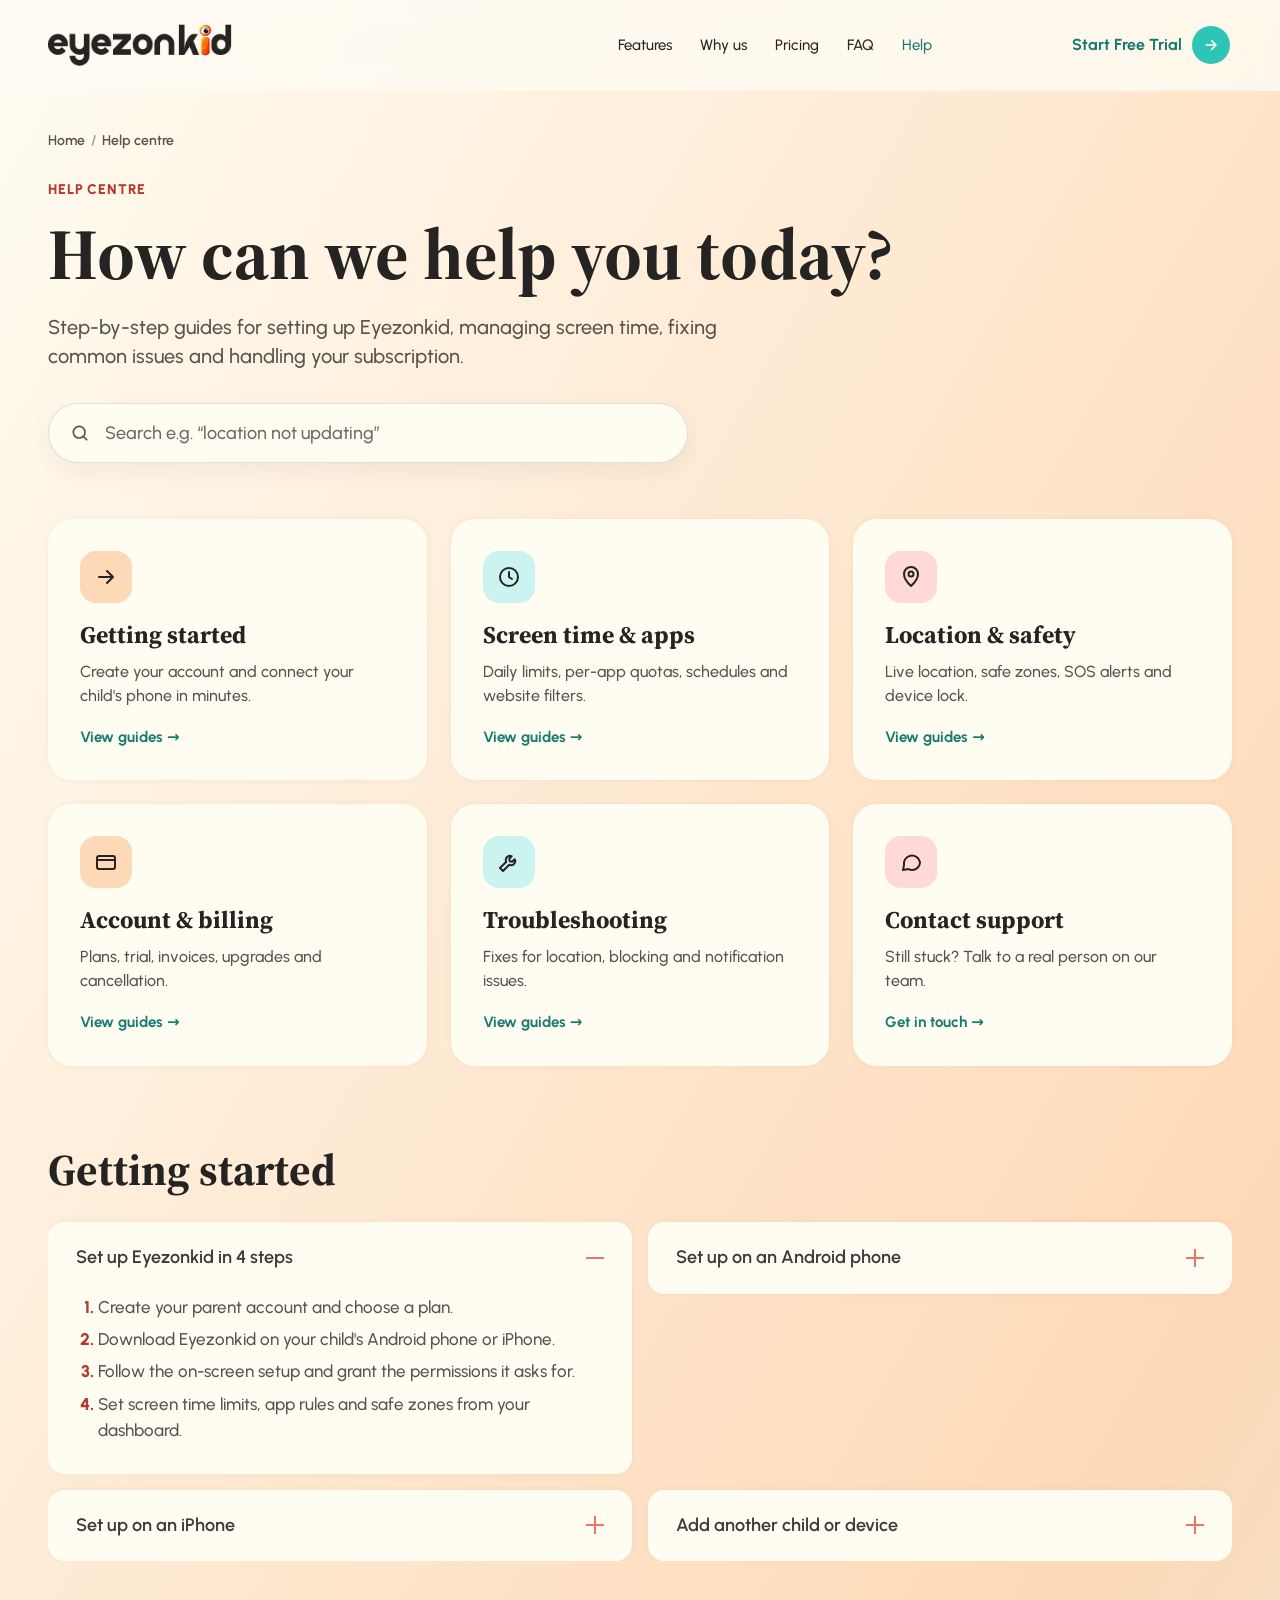
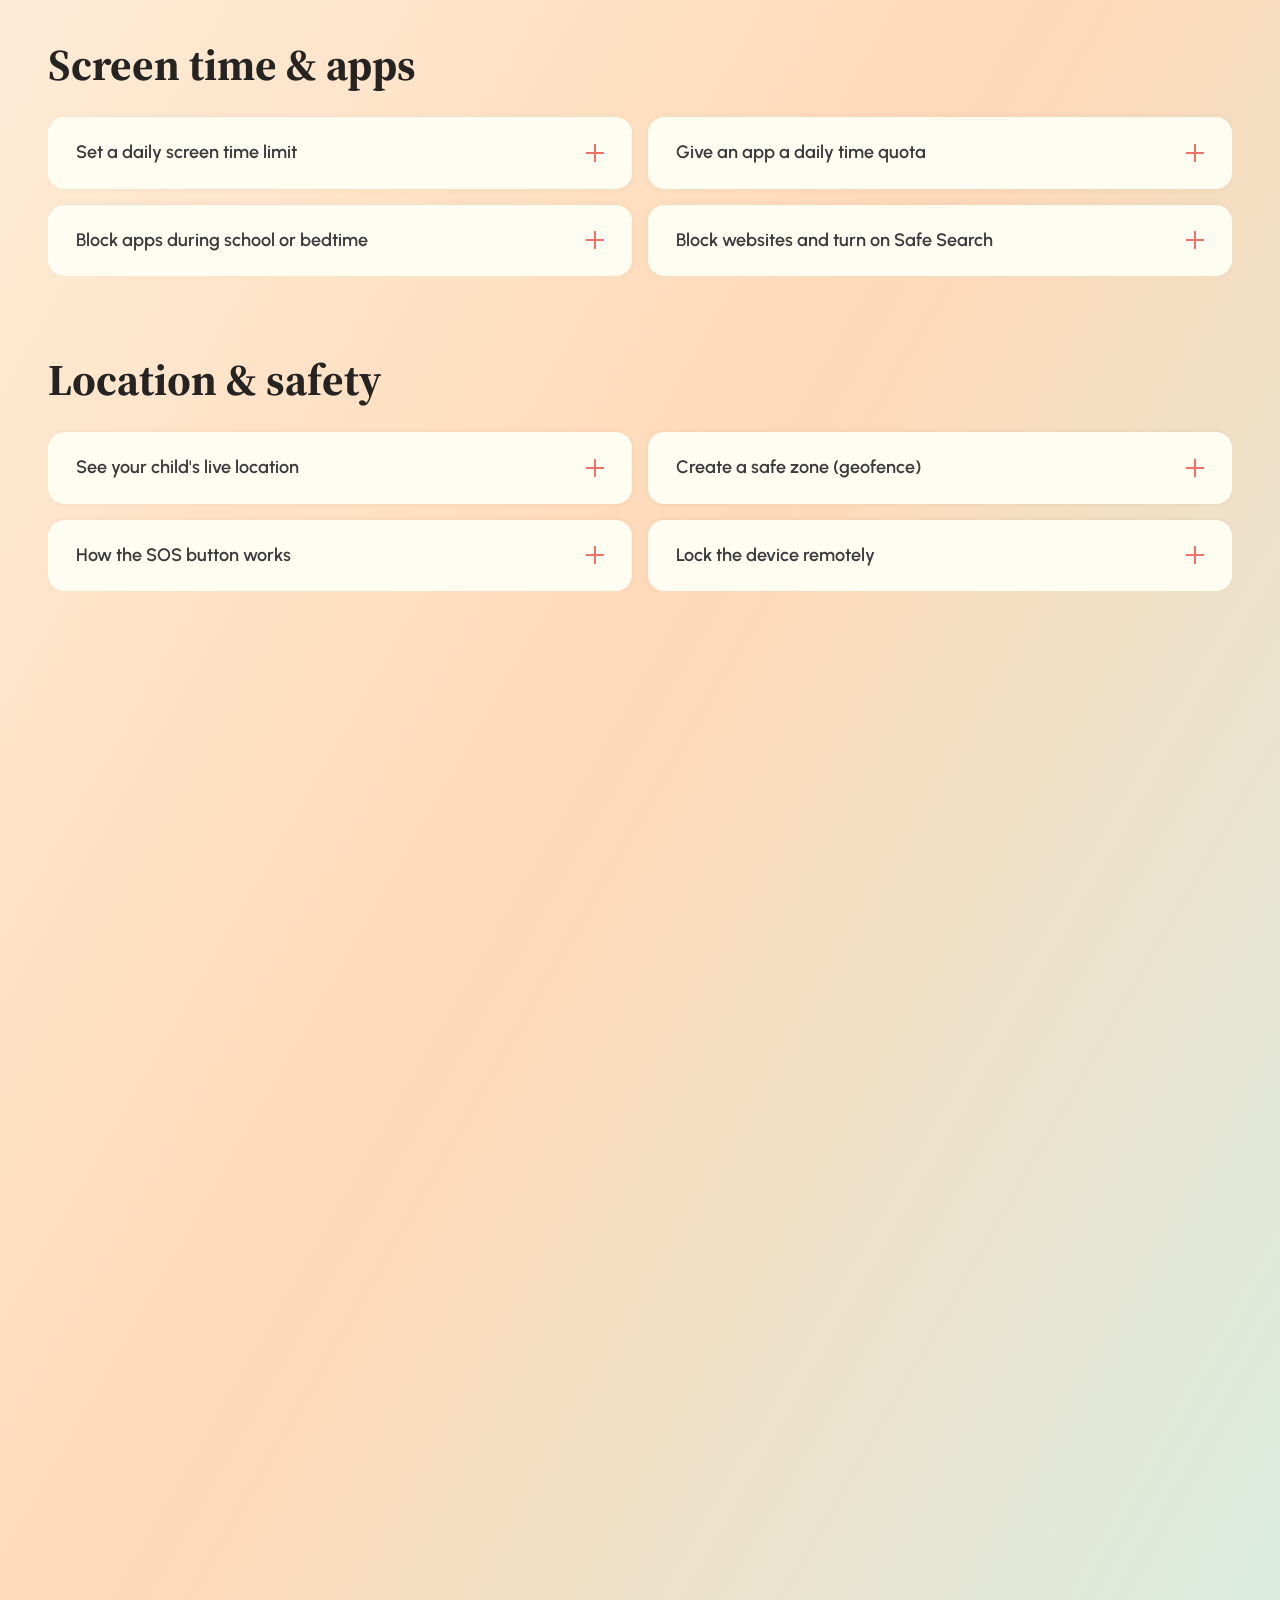
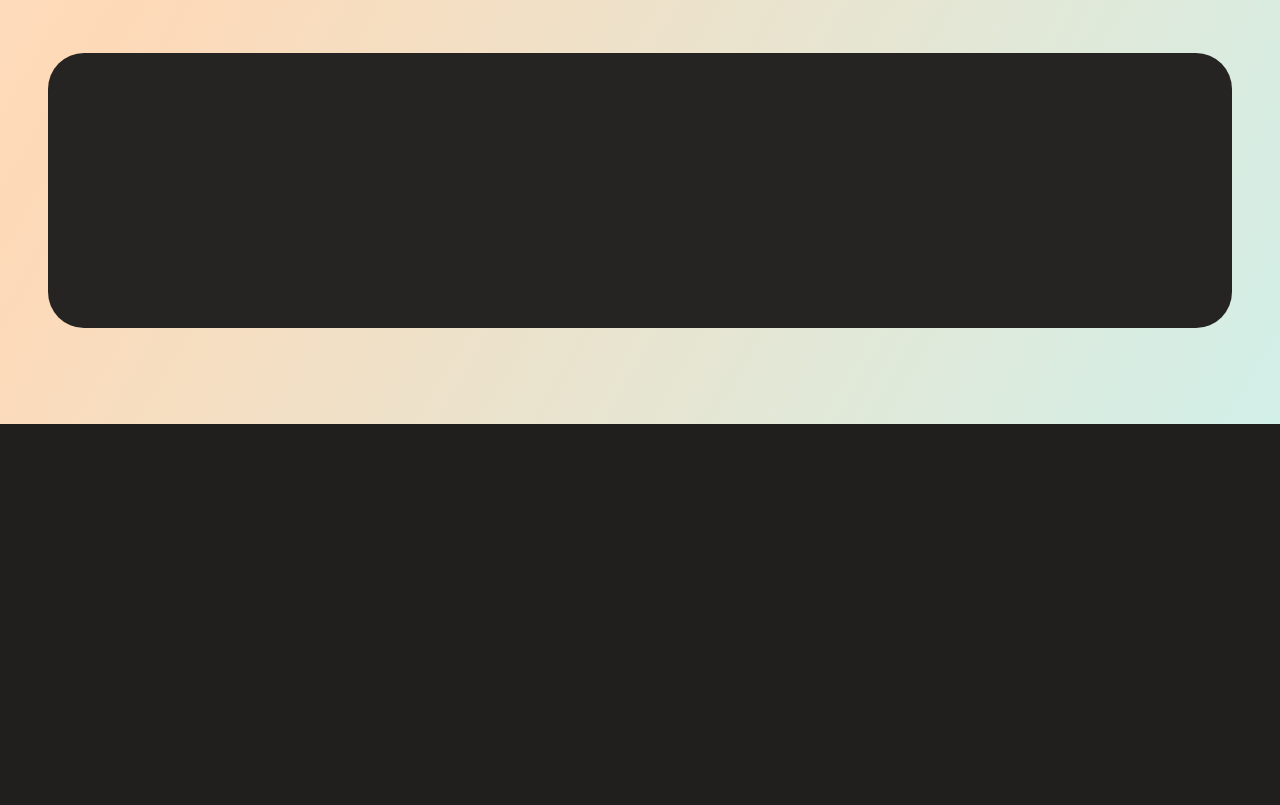
<file: help-centre/index.html>
<!DOCTYPE html>
<html lang="en-IN">
<head>
<meta charset="UTF-8">
<meta name="viewport" content="width=device-width, initial-scale=1">
<title>Help Centre – Setup Guides &amp; Support | Eyezonkid</title>
<meta name="description" content="Get help with Eyezonkid: set up parental controls on Android and iPhone, manage screen time and app limits, fix location issues, and contact support.">
<meta name="robots" content="index, follow, max-image-preview:large, max-snippet:-1">
<link rel="canonical" href="https://eyezonkid.com/help-centre/">
<link rel="alternate" hreflang="en-IN" href="https://eyezonkid.com/help-centre/">
<link rel="alternate" hreflang="x-default" href="https://eyezonkid.com/help-centre/">
<meta name="theme-color" content="#2EC4B6">
<link rel="icon" href="/favicon.ico" sizes="any">
<link rel="icon" type="image/png" sizes="32x32" href="/icons/favicon-32.png">
<link rel="apple-touch-icon" href="/icons/apple-touch-icon.png">
<link rel="manifest" href="/site.webmanifest">
<meta property="og:type" content="website">
<meta property="og:site_name" content="Eyezonkid">
<meta property="og:locale" content="en_IN">
<meta property="og:title" content="Help Centre – Setup Guides &amp; Support | Eyezonkid">
<meta property="og:description" content="Get help with Eyezonkid: set up parental controls on Android and iPhone, manage screen time and app limits, fix location issues, and contact support.">
<meta property="og:url" content="https://eyezonkid.com/help-centre/">
<meta property="og:image" content="https://eyezonkid.com/og-image.jpg">
<meta name="twitter:card" content="summary_large_image">
<meta name="twitter:title" content="Help Centre – Setup Guides &amp; Support | Eyezonkid">
<meta name="twitter:description" content="Get help with Eyezonkid: set up parental controls on Android and iPhone, manage screen time and app limits, fix location issues, and contact support.">
<meta name="twitter:image" content="https://eyezonkid.com/og-image.jpg">
<link rel="preload" href="/fonts/urbanist.woff2" as="font" type="font/woff2" crossorigin>
<link rel="preload" href="/fonts/source-serif-4.woff2" as="font" type="font/woff2" crossorigin>
<style>@font-face{font-family:'Urbanist';font-style:normal;font-weight:400 800;font-display:swap;src:url(/fonts/urbanist.woff2) format('woff2')}@font-face{font-family:'Source Serif 4';font-style:normal;font-weight:500 700;font-display:swap;src:url(/fonts/source-serif-4.woff2) format('woff2')}:root{--ink:#252422;--teal:#2EC4B6;--teal-dark:#177A70;--coral:#F07167;--coral-text:#B23A30;--cream:#FFFCF2;--tan:#FED9B7;--mint:#CBF3F0;--white:#FFFFFF;--muted:#57534E;--font-body:'Urbanist',system-ui,-apple-system,'Segoe UI',Roboto,sans-serif;--font-display:'Source Serif 4',Georgia,'Times New Roman',serif;--container:1440px;--gutter:48px}*{box-sizing:border-box}html{scroll-behavior:smooth;overflow-x:clip;-webkit-text-size-adjust:100%}body{margin:0;font-family:var(--font-body);color:var(--ink);background:linear-gradient(120deg,var(--cream) 0%,var(--tan) 55%,var(--mint) 100%);-webkit-font-smoothing:antialiased;overflow-x:clip;line-height:1.5}a{color:inherit;text-decoration:none}img{max-width:100%;height:auto}:focus-visible{outline:2px solid var(--teal-dark);outline-offset:2px}.skip{position:absolute;left:-9999px;top:8px;z-index:100;background:var(--ink);color:#fff;padding:10px 16px;border-radius:999px}.skip:focus{left:16px}@media (prefers-reduced-motion:reduce){*{transition:none!important;animation:none!important;scroll-behavior:auto!important}}.wmk-navbar{display:flex;align-items:center;justify-content:space-between;width:100%;max-width:var(--container);margin:0 auto;padding:24px var(--gutter)}.wmk-navbar__logo{display:flex;line-height:1}.ezk-logo{font-family:var(--font-body);font-weight:800;font-size:30px;letter-spacing:-.02em;line-height:1;color:#3A3533;white-space:nowrap}.ezk-logo__i{color:var(--coral)}.ezk-logo--light{color:#fff;font-size:34px}.wmk-navbar__pill{display:flex;align-items:center;gap:120px}.wmk-navbar__links{display:flex;align-items:center;gap:28px}.wmk-navbar__link{font-weight:500;font-size:15px;white-space:nowrap;transition:color .2s ease}.wmk-navbar__link:hover,.wmk-navbar__link[aria-current="page"]{color:var(--teal-dark)}.wmk-navbar__cta{display:inline-flex;align-items:center;gap:10px;height:42px;padding:2px;border-radius:36px;transition:transform .2s ease}.wmk-navbar__cta-text{font-weight:700;font-size:16px;color:var(--teal-dark);white-space:nowrap}.wmk-navbar__cta-icon{display:inline-flex;align-items:center;justify-content:center;width:38px;height:38px;border-radius:50%;background:var(--teal);color:var(--ink);transition:transform .3s ease}.wmk-navbar__cta:hover{transform:translateY(-1px)}.wmk-navbar__cta:hover .wmk-navbar__cta-icon{transform:translateX(2px)}.wmk-navbar__burger{display:none;flex-direction:column;justify-content:center;gap:5px;width:44px;height:44px;background:none;border:0;cursor:pointer;padding:0}.wmk-navbar__burger span{display:block;width:22px;height:2px;background:var(--ink);margin:0 auto}.wmk-mobile-menu{display:none;flex-direction:column;gap:4px;padding:0 24px 16px}.wmk-mobile-menu.is-open{display:flex}.wmk-mobile-menu a{padding:12px 4px;font-weight:500;border-bottom:1px solid rgba(37,36,34,.08)}.wmk-mobile-menu__cta{color:var(--teal-dark);font-weight:700!important}@media (max-width:1024px){:root{--gutter:32px}.wmk-navbar{padding:20px var(--gutter)}.wmk-navbar__links{display:none}.wmk-navbar__pill{gap:0}.wmk-navbar__burger{display:flex}.ezk-logo{font-size:26px}}@media (max-width:560px){:root{--gutter:20px}.wmk-navbar__cta-text{display:none}}.pg-hero{max-width:var(--container);margin:0 auto;padding:40px var(--gutter) 56px}.crumbs{display:flex;flex-wrap:wrap;gap:6px;list-style:none;margin:0 0 28px;padding:0;font-size:14px;font-weight:600;color:var(--muted)}.crumbs li+li::before{content:"/";margin-right:6px;opacity:.6}.crumbs a:hover{color:var(--teal-dark)}.eyebrow{display:block;font-weight:800;font-size:14px;letter-spacing:.06em;text-transform:uppercase;color:var(--coral-text);margin:0 0 14px}.pg-hero__title{font-family:var(--font-display);font-weight:700;font-size:72px;line-height:1.1;margin:0;max-width:900px}.pg-hero__sub{font-weight:500;font-size:20px;line-height:1.45;color:var(--muted);margin:20px 0 0;max-width:680px}.badge{display:inline-flex;align-items:center;gap:6px;height:29px;padding:2px 12px 2px 2px;border-radius:92px;background:rgba(37,36,34,.06);font-size:13px;font-weight:700;margin-top:28px}.badge__dot{display:inline-flex;align-items:center;justify-content:center;width:25px;height:25px;border-radius:50%;background:var(--ink);color:#fff;font-size:11px;font-weight:800}@media (max-width:1024px){.pg-hero{padding:24px var(--gutter) 40px}.pg-hero__title{font-size:clamp(36px,7vw,56px)}.pg-hero__sub{font-size:18px}}.pg-main{max-width:var(--container);margin:0 auto;padding:0 var(--gutter) 96px}.card{background:var(--cream);border-radius:24px;box-shadow:0 0 6px rgba(68,66,66,.06),0 1px 3px rgba(68,66,66,.08)}.legal{display:grid;grid-template-columns:280px minmax(0,1fr);gap:48px;align-items:start}.toc{position:sticky;top:24px;padding:24px}.toc__title{font-weight:800;font-size:13px;letter-spacing:.06em;text-transform:uppercase;color:var(--muted);margin:0 0 12px}.toc ol{list-style:none;margin:0;padding:0;counter-reset:t;display:flex;flex-direction:column;gap:2px}.toc li{counter-increment:t}.toc a{display:flex;gap:10px;padding:8px 10px;border-radius:10px;font-size:15px;font-weight:500;line-height:1.35;transition:background-color .2s ease,color .2s ease}.toc a::before{content:counter(t,decimal-leading-zero);font-weight:700;font-size:12px;color:var(--coral-text);padding-top:2px}.toc a:hover{background:rgba(46,196,182,.12);color:var(--teal-dark)}.prose{padding:48px 56px}.prose section{scroll-margin-top:24px}.prose section+section{margin-top:44px;padding-top:44px;border-top:1px solid rgba(37,36,34,.08)}.prose h2{font-family:var(--font-display);font-weight:700;font-size:32px;line-height:1.2;margin:0 0 16px}.prose h3{font-weight:700;font-size:19px;margin:24px 0 8px}.prose p,.prose li{font-weight:500;font-size:17px;line-height:1.65;color:#3F3C39}.prose p{margin:0 0 14px}.prose ul{margin:0 0 14px;padding-left:22px}.prose li{margin-bottom:6px}.prose li::marker{color:var(--coral)}.prose a{color:var(--teal-dark);font-weight:600;text-decoration:underline;text-underline-offset:3px}.prose strong{color:var(--ink)}.callout{display:flex;gap:14px;padding:20px 22px;border-radius:16px;background:rgba(203,243,240,.6);margin:0 0 28px}.callout p{margin:0!important}.callout__icon{flex:0 0 28px;height:28px;border-radius:50%;background:var(--teal);display:flex;align-items:center;justify-content:center;color:var(--ink)}.tbl{width:100%;border-collapse:collapse;margin:8px 0 18px;font-size:15px}.tbl th,.tbl td{text-align:left;padding:12px 14px;border-bottom:1px solid rgba(37,36,34,.08);vertical-align:top;line-height:1.5}.tbl th{font-weight:800;font-size:13px;text-transform:uppercase;letter-spacing:.04em;color:var(--muted)}.tbl-wrap{overflow-x:auto}@media (max-width:1024px){.legal{grid-template-columns:1fr;gap:24px}.toc{position:static}.prose{padding:32px 24px}.prose h2{font-size:26px}.prose p,.prose li{font-size:16px}}.faq-wrap{display:grid;grid-template-columns:320px minmax(0,1fr);gap:64px;align-items:start}.faq-nav{position:sticky;top:24px;display:flex;flex-direction:column;gap:8px}.faq-nav a{display:flex;justify-content:space-between;align-items:center;padding:14px 18px;border-radius:14px;font-weight:600;font-size:16px;background:rgba(255,255,255,.45);transition:background-color .2s ease}.faq-nav a:hover{background:var(--cream)}.faq-nav small{font-weight:700;font-size:12px;color:var(--muted)}.faq-group{scroll-margin-top:24px}.faq-group+.faq-group{margin-top:56px}.faq-group__title{font-family:var(--font-display);font-weight:700;font-size:36px;line-height:1.15;margin:0 0 24px}.qa-list{display:flex;flex-direction:column;gap:16px}.qa{border-radius:16px;background:var(--cream);box-shadow:0 0 6px rgba(68,66,66,.06)}.qa summary{list-style:none;display:flex;align-items:center;justify-content:space-between;gap:24px;padding:24px 28px;cursor:pointer;font-weight:600;font-size:20px;line-height:1.3;color:#3A3A3C}.qa summary::-webkit-details-marker{display:none}.qa summary::after{content:"";flex:0 0 18px;height:18px;background:linear-gradient(var(--coral),var(--coral)) center/18px 2px no-repeat,linear-gradient(var(--coral),var(--coral)) center/2px 18px no-repeat;transition:transform .3s ease}.qa[open] summary::after{background:linear-gradient(var(--coral),var(--coral)) center/18px 2px no-repeat;transform:rotate(180deg)}.qa__a{padding:0 28px 24px}.qa__a p{margin:0 0 10px;font-weight:500;font-size:18px;line-height:1.55;color:var(--muted)}.qa__a p:last-child{margin:0}.qa__a a{color:var(--teal-dark);font-weight:600;text-decoration:underline;text-underline-offset:3px}@media (max-width:1024px){.faq-wrap{grid-template-columns:1fr;gap:32px}.faq-nav{position:static;flex-direction:row;flex-wrap:wrap}.faq-nav a{padding:10px 14px;font-size:15px;gap:8px}.faq-group__title{font-size:28px}.qa summary{font-size:17px;padding:20px 22px}.qa__a{padding:0 22px 20px}.qa__a p{font-size:16px}}.search{position:relative;max-width:640px;margin-top:32px}.search input{width:100%;height:60px;padding:0 24px 0 56px;border-radius:999px;border:1.5px solid rgba(37,36,34,.12);background:var(--cream);font:500 18px var(--font-body);color:var(--ink);box-shadow:0 8px 24px rgba(37,36,34,.06)}.search input::placeholder{color:#6E6A66}.search input:focus{outline:none;border-color:var(--teal-dark);box-shadow:0 0 0 4px rgba(46,196,182,.2)}.search svg{position:absolute;left:22px;top:50%;transform:translateY(-50%);color:var(--muted)}.topics{display:grid;grid-template-columns:repeat(3,minmax(0,1fr));gap:24px}.topic{display:flex;flex-direction:column;gap:10px;padding:32px;border-radius:24px;background:var(--cream);box-shadow:0 0 6px rgba(68,66,66,.06);transition:transform .2s ease,box-shadow .3s ease}.topic:hover{transform:translateY(-2px);box-shadow:0 14px 32px rgba(37,36,34,.08)}.topic__icon{width:52px;height:52px;border-radius:16px;display:flex;align-items:center;justify-content:center;background:var(--tan);color:var(--ink);margin-bottom:8px}.topic:nth-child(3n+2) .topic__icon{background:var(--mint)}.topic:nth-child(3n+3) .topic__icon{background:#FFD9D5}.topic h2{font-family:var(--font-display);font-weight:700;font-size:24px;line-height:1.2;margin:0}.topic p{margin:0;font-weight:500;font-size:16px;color:var(--muted)}.topic__more{margin-top:auto;padding-top:8px;font-weight:700;font-size:15px;color:var(--teal-dark)}.help-sec{margin-top:80px;scroll-margin-top:24px}.help-sec__head{display:flex;flex-wrap:wrap;justify-content:space-between;align-items:end;gap:16px;margin-bottom:28px}.help-sec__title{font-family:var(--font-display);font-weight:700;font-size:44px;line-height:1.1;margin:0}.help-grid{display:grid;align-items:start;grid-template-columns:repeat(2,minmax(0,1fr));gap:16px}.help-grid .qa summary{font-size:18px}.steps{margin:0;padding-left:22px}.steps li{font-weight:500;font-size:17px;line-height:1.55;color:var(--muted);margin-bottom:6px}.steps li::marker{color:var(--coral-text);font-weight:800}.contact{display:grid;grid-template-columns:repeat(3,minmax(0,1fr));gap:24px}.contact__card{padding:32px;border-radius:24px;background:var(--ink);color:#fff;display:flex;flex-direction:column;gap:8px}.contact__card h3{margin:0;font-weight:700;font-size:15px;color:rgba(255,255,255,.72);text-transform:uppercase;letter-spacing:.06em}.contact__card a,.contact__card p{margin:0;font-weight:700;font-size:21px;color:#fff;word-break:break-word}.contact__card small{font-size:15px;color:rgba(255,255,255,.72);font-weight:500}.no-results{display:none;padding:24px;border-radius:16px;background:var(--cream);font-weight:600}@media (max-width:1100px){.topics,.contact{grid-template-columns:1fr 1fr}.help-grid{grid-template-columns:1fr}.help-sec__title{font-size:32px}}@media (max-width:640px){.topics,.contact{grid-template-columns:1fr}.topic,.contact__card{padding:24px}}.cta-band{margin-top:96px;padding:56px;border-radius:36px;background:var(--ink);color:#fff;display:flex;flex-wrap:wrap;align-items:center;justify-content:space-between;gap:32px;position:relative;overflow:hidden}.cta-band::after{content:"";position:absolute;right:-120px;bottom:-160px;width:420px;height:420px;border-radius:50%;background:radial-gradient(circle,rgba(46,196,182,.55) 0%,rgba(254,217,183,.2) 45%,rgba(37,36,34,0) 70%);pointer-events:none}.cta-band h2{font-family:var(--font-display);font-weight:700;font-size:44px;line-height:1.1;margin:0;max-width:560px}.cta-band p{margin:12px 0 0;font-weight:500;font-size:18px;color:rgba(255,255,255,.78);max-width:520px}.btn{position:relative;z-index:1;display:inline-flex;align-items:center;gap:16px;height:54px;padding:3px 3px 3px 24px;border-radius:36px;background:var(--cream);color:var(--ink);font-weight:700;font-size:19px;white-space:nowrap;transition:transform .2s ease}.btn span{display:inline-flex;align-items:center;justify-content:center;width:48px;height:48px;border-radius:50%;background:var(--teal);color:var(--ink);transition:transform .3s ease}.btn:hover{transform:translateY(-1px)}.btn:hover span{transform:translateX(3px)}@media (max-width:1024px){.cta-band{padding:36px 28px;border-radius:28px}.cta-band h2{font-size:32px}}.wmk-footer{position:relative;overflow:hidden;width:100%;background:#211F1D;color:#fff}.wmk-footer::before{content:"";position:absolute;left:0;right:0;bottom:0;height:70%;background:linear-gradient(90deg,rgba(255,191,133,.65) 1.68%,rgba(254,217,183,.55) 32.5%,rgba(71,255,238,.6) 100%);-webkit-mask-image:linear-gradient(to top,rgba(0,0,0,.7),transparent);mask-image:linear-gradient(to top,rgba(0,0,0,.7),transparent);opacity:.3;pointer-events:none}.wmk-footer__inner{position:relative;z-index:1;max-width:var(--container);margin:0 auto;padding:48px clamp(24px,5.8vw,48px) 32px;display:flex;flex-wrap:wrap;justify-content:space-between;gap:40px}.wmk-footer__brand{width:543px;max-width:100%;display:flex;flex-direction:column;justify-content:space-between;gap:32px}.wmk-footer__brand-top{display:flex;flex-direction:column;gap:24px}.wmk-footer__logo{display:flex}.wmk-footer__tagline{font-weight:400;font-size:16px;line-height:24px;letter-spacing:.3px;margin:0}.wmk-footer__stores{display:flex;align-items:center;gap:24px;flex-wrap:wrap}.wmk-footer__store-btn{display:inline-flex;align-items:center;gap:10px;height:48px;padding:0 18px;border-radius:23px;background:#FFF5E5;color:var(--ink)}.wmk-footer__store-text{display:flex;flex-direction:column;line-height:1.15}.wmk-footer__store-eyebrow{font-size:11px;font-weight:500;color:#57534E}.wmk-footer__store-name{font-size:15px;font-weight:700}.wmk-footer__links{display:flex;gap:48px}.wmk-footer__col{display:flex;flex-direction:column;gap:14px}.wmk-footer__col-title{font-weight:700;font-size:16px;color:rgba(255,255,255,.66);margin:0 0 4px;white-space:nowrap}.wmk-footer__col a{font-weight:500;font-size:16px;white-space:nowrap;padding:2px 0;transition:color .2s ease}.wmk-footer__col a:hover,.wmk-footer__col a[aria-current="page"]{color:var(--teal)}.wmk-footer__contact{display:flex;flex-direction:column;gap:24px;width:220px;max-width:100%}.wmk-footer__address{font-style:normal;font-weight:500;font-size:15px;line-height:1.5;color:rgba(255,255,255,.8);text-align:right;margin:0}.wmk-footer__phone{display:block;font-weight:700;font-size:18px;text-align:right;margin:0}.wmk-footer__email{display:block;font-weight:500;font-size:14px;color:rgba(255,255,255,.72);text-align:right;margin:4px 0 0}.wmk-footer__contact-btn{align-self:flex-end;display:inline-flex;align-items:center;justify-content:center;padding:10px 24px;border-radius:999px;background:var(--teal);color:var(--ink);font-weight:600;font-size:15px;transition:background-color .3s ease}.wmk-footer__contact-btn:hover{background:#fff}.wmk-footer__bottom-inner{position:relative;z-index:1;max-width:var(--container);margin:0 auto;padding:16px clamp(24px,5.8vw,48px) 28px;display:flex;align-items:center;justify-content:space-between;flex-wrap:wrap;gap:8px}.wmk-footer__bottom-inner span{font-weight:500;font-size:13px;color:rgba(255,255,255,.66)}@media (max-width:1100px){.wmk-footer__inner{gap:32px;padding:40px 32px 28px}.wmk-footer__brand,.wmk-footer__contact{width:100%}.wmk-footer__links{width:100%;justify-content:flex-start}.wmk-footer__address,.wmk-footer__phone,.wmk-footer__email{text-align:left}.wmk-footer__contact-btn{align-self:flex-start}.wmk-footer__bottom-inner{padding:12px 32px 24px;flex-direction:column;align-items:flex-start}}.sr-only{position:absolute!important;width:1px;height:1px;padding:0;margin:-1px;overflow:hidden;clip:rect(0,0,0,0);white-space:nowrap;border:0}.pg-hero__sub a,.no-results a{color:var(--teal-dark);font-weight:700;text-decoration:underline;text-underline-offset:3px}[hidden]{display:none!important}.help-sec,.faq-group,.prose section,.wmk-footer,.cta-band{content-visibility:auto;contain-intrinsic-size:auto 500px}.wmk-navbar .wmk-navbar__cta{position:relative;isolation:isolate;padding:2px 2px 2px 20px;background:transparent;box-shadow:none;transition:transform .3s ease}.wmk-navbar .wmk-navbar__cta::before{content:"";position:absolute;z-index:-1;top:2px;right:2px;width:38px;height:38px;border-radius:36px;background:#2EC4B6;transition:width .5s cubic-bezier(.65,0,.35,1),height .5s cubic-bezier(.65,0,.35,1),top .5s cubic-bezier(.65,0,.35,1),right .5s cubic-bezier(.65,0,.35,1)}.wmk-navbar .wmk-navbar__cta:hover::before,.wmk-navbar .wmk-navbar__cta:focus-visible::before{top:0;right:0;width:100%;height:100%;box-shadow:0 8px 20px rgba(46,196,182,.30)}.wmk-navbar .wmk-navbar__cta:hover,.wmk-navbar .wmk-navbar__cta:focus-visible{background:transparent;box-shadow:none;transform:translateY(-1px)}.wmk-navbar .wmk-navbar__cta-text{transition:color .45s ease}.wmk-navbar .wmk-navbar__cta:hover .wmk-navbar__cta-text,.wmk-navbar .wmk-navbar__cta:focus-visible .wmk-navbar__cta-text{color:var(--ink)}.wmk-navbar .wmk-navbar__cta-icon{background:transparent;color:#FFFFFF}.wmk-navbar .wmk-navbar__cta:hover .wmk-navbar__cta-icon{background:transparent;color:#FFFFFF;transform:translateX(2px)}.del-box{margin:8px 0 0;padding:24px 26px;border-radius:20px;background:#FFF4EF;border:1px solid rgba(240,113,103,.25)}.del-box ul{margin:0 0 18px}.del-box h3{margin:0 0 8px!important}.del-box>p{margin:0 0 22px!important}.del-box .btn,.prose .del-box .btn{background:#252422;color:#fff;font-size:17px;height:50px;text-decoration:none}.del-box .btn span{width:44px;height:44px;background:#F07167;color:#fff}.del-box .btn:hover{box-shadow:0 10px 24px rgba(240,113,103,.28)}.del-box__note{margin:14px 0 0!important;font-size:15px!important;color:var(--muted)}.ezk-logo-img{display:block;height:42px;width:auto}@media (max-width:1024px){.ezk-logo-img{height:36px}}.wmk-navbar{position:sticky;top:0;z-index:60;background:rgba(255,252,245,.82);-webkit-backdrop-filter:blur(14px) saturate(140%);backdrop-filter:blur(14px) saturate(140%);box-shadow:0 0 0 100vmax rgba(255,252,245,.82),0 1px 0 100vmax rgba(37,36,34,.07);clip-path:inset(0 -100vmax -1px)}.wmk-navbar .wmk-navbar__cta:hover,.wmk-navbar .wmk-navbar__cta:focus-visible{transform:none;box-shadow:none}.wmk-navbar .wmk-navbar__cta:hover::before,.wmk-navbar .wmk-navbar__cta:focus-visible::before{box-shadow:none}@media (max-width:600px){.wmk-navbar{gap:8px}.wmk-navbar .ezk-logo-img{height:32px}.wmk-navbar .wmk-navbar__cta{padding:2px}.wmk-navbar .wmk-navbar__cta-text{display:none}}</style>
<script type="application/ld+json">{"@context":"https://schema.org","@graph":[{"@type":"WebPage","@id":"https://eyezonkid.com/help-centre/#webpage","url":"https://eyezonkid.com/help-centre/","name":"Help Centre – Setup Guides & Support | Eyezonkid","description":"Get help with Eyezonkid: set up parental controls on Android and iPhone, manage screen time and app limits, fix location issues, and contact support.","inLanguage":"en-IN","isPartOf":{"@id":"https://eyezonkid.com/#website"},"publisher":{"@id":"https://eyezonkid.com/#organization"},"dateModified":"2026-10-24","breadcrumb":{"@id":"https://eyezonkid.com/help-centre/#breadcrumb"}},{"@type":"BreadcrumbList","@id":"https://eyezonkid.com/help-centre/#breadcrumb","itemListElement":[{"@type":"ListItem","position":1,"name":"Home","item":"https://eyezonkid.com/"},{"@type":"ListItem","position":2,"name":"Help centre","item":"https://eyezonkid.com/help-centre/"}]},{"@type":"Organization","@id":"https://eyezonkid.com/#organization","name":"Eyezonkid","url":"https://eyezonkid.com/","email":"info@eyezonkid.com","telephone":"+91-9650459807","contactPoint":{"@type":"ContactPoint","contactType":"customer support","email":"support@eyezonkid.com","telephone":"+91-9650459807","areaServed":"IN","availableLanguage":["en","hi"]}}]}</script>
</head>
<body>
<a class="skip" href="#main">Skip to content</a>
<header class="wmk-navbar">
    <a href="/" class="wmk-navbar__logo" aria-label="Eyezonkid home">
        <img class="ezk-logo-img" src="/images/logo.webp" width="215" height="49" alt="Eyezonkid">
    </a>

    <div class="wmk-navbar__pill">
        <nav class="wmk-navbar__links" aria-label="Primary">
            <a href="/#features" class="wmk-navbar__link">Features</a>
            <a href="/#why-us" class="wmk-navbar__link">Why us</a>
            <a href="/#pricing" class="wmk-navbar__link">Pricing</a>
            <a href="/faq/" class="wmk-navbar__link">FAQ</a>
            <a href="/help-centre/" class="wmk-navbar__link" aria-current="page">Help</a>
        </nav>

        <a href="/#pricing" class="wmk-navbar__cta" aria-label="Start free trial">
            <span class="wmk-navbar__cta-text">Start Free Trial</span>
            <span class="wmk-navbar__cta-icon" aria-hidden="true">
                <svg width="16" height="16" viewBox="0 0 16 16" fill="none"><path d="M3.333 8h9.334M8.667 3.667 13 8l-4.333 4.333" stroke="currentColor" stroke-width="1.6" stroke-linecap="round" stroke-linejoin="round"/></svg>
            </span>
        </a>
    </div>

    <button type="button" class="wmk-navbar__burger" aria-label="Open menu" aria-expanded="false" aria-controls="wmk-mobile-menu" onclick="var m=document.getElementById('wmk-mobile-menu'),o=m.classList.toggle('is-open');this.setAttribute('aria-expanded',o);this.setAttribute('aria-label',o?'Close menu':'Open menu');">
        <span></span><span></span><span></span> 
    </button>
</header>

<nav id="wmk-mobile-menu" class="wmk-mobile-menu" aria-label="Mobile">
    <a href="/#features" class="wmk-mobile-menu__link">Features</a>
    <a href="/#why-us" class="wmk-mobile-menu__link">Why Us</a>
    <a href="/#pricing" class="wmk-mobile-menu__link">Pricing</a>
    <a href="/#get-started" class="wmk-mobile-menu__link">Get started</a>
    <a href="/#guide" class="wmk-mobile-menu__link">Guide</a>
    <a href="/faq/" class="wmk-mobile-menu__link">FAQ</a>
    <a href="/help-centre/" class="wmk-mobile-menu__link">Help centre</a>
    <a href="/#pricing" class="wmk-mobile-menu__cta">Start Free Trial</a>
</nav>
<main id="main">
<section class="pg-hero">
    <nav aria-label="Breadcrumb"><ol class="crumbs"><li><a href="/">Home</a></li><li aria-current="page">Help centre</li></ol></nav>
    <span class="eyebrow">Help centre</span>
    <h1 class="pg-hero__title">How can we help you today?</h1>
    <p class="pg-hero__sub">Step-by-step guides for setting up Eyezonkid, managing screen time, fixing common issues and handling your subscription.</p>
    <div class="search" role="search">
        <svg width="20" height="20" viewBox="0 0 24 24" fill="none" aria-hidden="true"><circle cx="11" cy="11" r="7" stroke="currentColor" stroke-width="2"/><path d="m20 20-3.5-3.5" stroke="currentColor" stroke-width="2" stroke-linecap="round"/></svg>
        <label for="help-q" class="sr-only">Search help articles</label>
        <input id="help-q" type="search" placeholder="Search e.g. “location not updating”" autocomplete="off">
    </div>
</section>

<div class="pg-main">
    <div class="topics">
        <a class="topic" href="#getting-started">
            <span class="topic__icon" aria-hidden="true"><svg width="24" height="24" viewBox="0 0 24 24" fill="none" stroke="currentColor" stroke-width="2" stroke-linecap="round" stroke-linejoin="round"><path d="M5 12h14M13 6l6 6-6 6"/></svg></span>
            <h2>Getting started</h2>
            <p>Create your account and connect your child's phone in minutes.</p>
            <span class="topic__more">View guides →</span>
        </a>
        <a class="topic" href="#controls">
            <span class="topic__icon" aria-hidden="true"><svg width="24" height="24" viewBox="0 0 24 24" fill="none" stroke="currentColor" stroke-width="2" stroke-linecap="round" stroke-linejoin="round"><circle cx="12" cy="12" r="9"/><path d="M12 7v5l3 2"/></svg></span>
            <h2>Screen time &amp; apps</h2>
            <p>Daily limits, per-app quotas, schedules and website filters.</p>
            <span class="topic__more">View guides →</span>
        </a>
        <a class="topic" href="#location">
            <span class="topic__icon" aria-hidden="true"><svg width="24" height="24" viewBox="0 0 24 24" fill="none" stroke="currentColor" stroke-width="2" stroke-linecap="round" stroke-linejoin="round"><path d="M12 21s-7-6.2-7-12a7 7 0 0 1 14 0c0 5.8-7 12-7 12z"/><circle cx="12" cy="9" r="2.5"/></svg></span>
            <h2>Location &amp; safety</h2>
            <p>Live location, safe zones, SOS alerts and device lock.</p>
            <span class="topic__more">View guides →</span>
        </a>
        <a class="topic" href="#billing">
            <span class="topic__icon" aria-hidden="true"><svg width="24" height="24" viewBox="0 0 24 24" fill="none" stroke="currentColor" stroke-width="2" stroke-linecap="round" stroke-linejoin="round"><rect x="3" y="6" width="18" height="13" rx="2"/><path d="M3 10h18"/></svg></span>
            <h2>Account &amp; billing</h2>
            <p>Plans, trial, invoices, upgrades and cancellation.</p>
            <span class="topic__more">View guides →</span>
        </a>
        <a class="topic" href="#troubleshooting">
            <span class="topic__icon" aria-hidden="true"><svg width="24" height="24" viewBox="0 0 24 24" fill="none" stroke="currentColor" stroke-width="2" stroke-linecap="round" stroke-linejoin="round"><path d="M14.7 6.3a4 4 0 0 0-5.4 5.4L3 18l3 3 6.3-6.3a4 4 0 0 0 5.4-5.4l-2.5 2.5-2.4-.6-.6-2.4z"/></svg></span>
            <h2>Troubleshooting</h2>
            <p>Fixes for location, blocking and notification issues.</p>
            <span class="topic__more">View guides →</span>
        </a>
        <a class="topic" href="#contact">
            <span class="topic__icon" aria-hidden="true"><svg width="24" height="24" viewBox="0 0 24 24" fill="none" stroke="currentColor" stroke-width="2" stroke-linecap="round" stroke-linejoin="round"><path d="M21 12a8 8 0 0 1-11.6 7.1L4 20l1-4.6A8 8 0 1 1 21 12z"/></svg></span>
            <h2>Contact support</h2>
            <p>Still stuck? Talk to a real person on our team.</p>
            <span class="topic__more">Get in touch →</span>
        </a>
    </div>

    <p class="no-results" id="help-empty" role="status">No articles match your search. Try another word, or <a href="#contact">contact support</a>.</p>

    <section class="help-sec" id="getting-started" aria-labelledby="gs-h">
        <div class="help-sec__head"><h2 class="help-sec__title" id="gs-h">Getting started</h2></div>
        <div class="help-grid">
            <details class="qa" open>
                <summary>Set up Eyezonkid in 4 steps</summary>
                <div class="qa__a"><ol class="steps"><li>Create your parent account and choose a plan.</li><li>Download Eyezonkid on your child's Android phone or iPhone.</li><li>Follow the on-screen setup and grant the permissions it asks for.</li><li>Set screen time limits, app rules and safe zones from your dashboard.</li></ol></div>
            </details>
            <details class="qa">
                <summary>Set up on an Android phone</summary>
                <div class="qa__a"><ol class="steps"><li>Install Eyezonkid on your child's phone and sign in with the link from your dashboard.</li><li>Allow Location (set to “Allow all the time”), Usage access and Notifications.</li><li>Turn off battery optimisation for Eyezonkid so it keeps running.</li><li>Turn on password-protected uninstallation in dashboard settings.</li></ol></div>
            </details>
            <details class="qa">
                <summary>Set up on an iPhone</summary>
                <div class="qa__a"><ol class="steps"><li>Install Eyezonkid on your child's iPhone and sign in with your install link.</li><li>Allow Screen Time access when iOS asks — this is how app limits work on iPhone.</li><li>Set Location to “Always” and turn on Precise Location.</li><li>Keep Background App Refresh on for Eyezonkid.</li></ol></div>
            </details>
            <details class="qa">
                <summary>Add another child or device</summary>
                <div class="qa__a"><p>In your dashboard, choose “Add device”, then open the install link on the new phone. Basic covers one device, Family up to 4 and Premium is unlimited.</p></div>
            </details>
        </div>
    </section>

    <section class="help-sec" id="controls" aria-labelledby="ctl-h">
        <div class="help-sec__head"><h2 class="help-sec__title" id="ctl-h">Screen time &amp; apps</h2></div>
        <div class="help-grid">
            <details class="qa">
                <summary>Set a daily screen time limit</summary>
                <div class="qa__a"><p>Open your child's device in the dashboard, go to Screen time and pick a daily total. When the limit is reached, only apps you've marked as always allowed stay open.</p></div>
            </details>
            <details class="qa">
                <summary>Give an app a daily time quota</summary>
                <div class="qa__a"><p>Go to Apps, choose the app (for example YouTube) and set a quota like 45 minutes a day. The app locks once the time is used and resets the next day.</p></div>
            </details>
            <details class="qa">
                <summary>Block apps during school or bedtime</summary>
                <div class="qa__a"><p>Create a schedule under Apps → Schedules, choose the hours and days, then pick the apps to block. You can also block any app instantly with one tap.</p></div>
            </details>
            <details class="qa">
                <summary>Block websites and turn on Safe Search</summary>
                <div class="qa__a"><p>Under Web filter, add the sites you want to block and switch on Safe Search to keep search results family-friendly.</p></div>
            </details>
        </div>
    </section>

    <section class="help-sec" id="location" aria-labelledby="loc-h">
        <div class="help-sec__head"><h2 class="help-sec__title" id="loc-h">Location &amp; safety</h2></div>
        <div class="help-grid">
            <details class="qa">
                <summary>See your child's live location</summary>
                <div class="qa__a"><p>Open the Location tab on your dashboard to see your child's current position on the map, updated in real time while the phone is online.</p></div>
            </details>
            <details class="qa">
                <summary>Create a safe zone (geofence)</summary>
                <div class="qa__a"><p>Go to Location → Places, drop a pin on school or home, set a radius and save. You'll get an alert whenever your child arrives or leaves.</p></div>
            </details>
            <details class="qa">
                <summary>How the SOS button works</summary>
                <div class="qa__a"><p>On Family and Premium plans your child can press SOS in the app. You'll get an instant alert with their current location.</p></div>
            </details>
            <details class="qa">
                <summary>Lock the device remotely</summary>
                <div class="qa__a"><p>On Premium, open the device in your dashboard and tap Lock. Tap Unlock to give access back.</p></div>
            </details>
        </div>
    </section>

    <section class="help-sec" id="billing" aria-labelledby="bill-h">
        <div class="help-sec__head"><h2 class="help-sec__title" id="bill-h">Account &amp; billing</h2></div>
        <div class="help-grid">
            <details class="qa">
                <summary>Plans and prices</summary>
                <div class="qa__a"><p>Premium is ₹999 per year, GST included, for one child device, plus ₹199 for each extra device (up to 10). It starts with a 3-day free trial. <a href="/#pricing">Compare plans</a>.</p></div>
            </details>
            <details class="qa">
                <summary>Cancel your subscription</summary>
                <div class="qa__a"><p>Go to Account → Subscription and choose Cancel. You keep access until the end of the current billing period and won't be charged again.</p></div>
            </details>
            <details class="qa">
                <summary>Upgrade or downgrade your plan</summary>
                <div class="qa__a"><p>Go to Account → Subscription → Change plan. Upgrades apply straight away; downgrades apply from your next billing date.</p></div>
            </details>
            <details class="qa">
                <summary>Download a GST invoice</summary>
                <div class="qa__a"><p>Invoices for every payment are under Account → Billing history. If you need your GSTIN added, email us before your next payment.</p></div>
            </details>
        </div>
    </section>

    <section class="help-sec" id="troubleshooting" aria-labelledby="ts-h">
        <div class="help-sec__head"><h2 class="help-sec__title" id="ts-h">Troubleshooting</h2></div>
        <div class="help-grid">
            <details class="qa">
                <summary>Location is not updating</summary>
                <div class="qa__a"><ol class="steps"><li>Make sure location is on and set to “Allow all the time” / “Always”.</li><li>Check the phone has mobile data or Wi-Fi.</li><li>Remove Eyezonkid from battery saver or optimisation.</li><li>Open the app on your child's phone once to refresh.</li></ol></div>
            </details>
            <details class="qa">
                <summary>App limits are not being applied</summary>
                <div class="qa__a"><p>On Android, check Usage access is allowed for Eyezonkid. On iPhone, check Screen Time access is still granted in Settings → Screen Time. Then re-open the dashboard to sync rules.</p></div>
            </details>
            <details class="qa">
                <summary>I'm not getting alerts</summary>
                <div class="qa__a"><p>Allow notifications for Eyezonkid on your own phone, check Do Not Disturb is off, and confirm the alert type is switched on in dashboard settings.</p></div>
            </details>
            <details class="qa">
                <summary>Eyezonkid was uninstalled</summary>
                <div class="qa__a"><p>Log in to your dashboard, select the child's device and send a fresh install link. Turn on password-protected uninstallation to prevent it happening again.</p></div>
            </details>
        </div>
    </section>

    <section class="help-sec" id="contact" aria-labelledby="ct-h">
        <div class="help-sec__head"><h2 class="help-sec__title" id="ct-h">Contact support </h2></div>
        <div class="contact">
            <div class="contact__card"><h3>Email</h3><a href="mailto:support@eyezonkid.com">support@eyezonkid.com</a><small>We reply within one working day.</small></div>
            <div class="contact__card"><h3>Phone</h3><a href="tel:+919650459807">+91-9650459807</a><small>Call or WhatsApp during business hours.</small></div>
            <div class="contact__card"><h3>Office</h3><p>Sector 78, Noida</p><small>417, Manhattan Street, Mahagun Moderne, Uttar Pradesh 201304</small></div>
        </div>
    </section>

    <section class="cta-band" aria-labelledby="cta-h">
    <div><h2 id="cta-h">A smarter way to stay connected.</h2><p>Keep your child safer, set healthier boundaries, and stay in the loop — without stepping into their private world.</p></div>
    <a href="/download/" class="btn">Start your 3-day free trial<span aria-hidden="true"><svg width="18" height="18" viewBox="0 0 16 16" fill="none"><path d="M3.333 8h9.334M8.667 3.667 13 8l-4.333 4.333" stroke="currentColor" stroke-width="1.6" stroke-linecap="round" stroke-linejoin="round"/></svg></span></a>
</section>
</div>

<script>
(function(){var q=document.getElementById('help-q'),e=document.getElementById('help-empty');if(!q)return;var items=[].slice.call(document.querySelectorAll('.help-sec .qa')),secs=[].slice.call(document.querySelectorAll('.help-sec')),topics=document.querySelector('.topics');
q.addEventListener('input',function(){var v=q.value.trim().toLowerCase(),n=0;items.forEach(function(d){var m=!v||d.textContent.toLowerCase().indexOf(v)>-1;d.hidden=!m;if(m)n++;if(v&&m)d.open=true;});
secs.forEach(function(s){if(s.id==='contact')return;s.hidden=!!v&&!s.querySelector('.qa:not([hidden])');});topics.hidden=!!v;e.style.display=v&&!n?'block':'none';});})();
</script>
</main>
<footer class="wmk-footer">
    <div class="wmk-footer__inner">

        <div class="wmk-footer__brand">
            <div class="wmk-footer__brand-top">
                <a href="/" class="wmk-footer__logo" aria-label="Eyezonkid home">
                    <span class="ezk-logo ezk-logo--light">eyezonk<span class="ezk-logo__i">i</span>d</span>
                </a>
                <p class="wmk-footer__tagline">Real-time location, screen time limits, and safety alerts for your child's phone — so you can guide them, not spy on them. Works on Android &amp; iPhone.</p>
            </div>

            <div class="wmk-footer__stores">
                <a href="/download/" class="wmk-footer__store-btn" aria-label="Download on the App Store">
                    <svg width="22" height="22" viewBox="0 0 24 24" fill="#252422" aria-hidden="true"><path d="M16.365 1.43c0 1.14-.435 2.19-1.14 2.94-.79.85-2.1 1.5-3.16 1.42-.14-1.1.42-2.24 1.15-2.97.79-.82 2.14-1.44 3.15-1.39zM20.6 17.35c-.55 1.27-.82 1.84-1.53 2.96-1 1.56-2.4 3.51-4.14 3.53-1.55.02-1.95-1-4.05-1-2.1 0-2.55.98-4.09 1.02-1.72.05-3.03-1.68-4.03-3.24-2.76-4.27-3.05-9.28-1.35-11.94 1.2-1.87 3.1-2.97 4.87-2.97 1.8 0 2.93 1.02 4.42 1.02 1.44 0 2.32-1.02 4.42-1.02 1.58 0 3.25.86 4.44 2.34-3.9 2.14-3.27 7.7 1.04 9.3z"/></svg>
                    <span class="wmk-footer__store-text">
                        <span class="wmk-footer__store-eyebrow">Download on the</span>
                        <span class="wmk-footer__store-name">App Store</span>
                    </span>
                </a>
                <a href="/download/" class="wmk-footer__store-btn" aria-label="Get it on Google Play">
                    <svg width="22" height="22" viewBox="0 0 24 24" aria-hidden="true"><path d="M3.6 2.2c-.4.2-.6.7-.6 1.2v17.2c0 .5.2 1 .6 1.2l9.3-9.8L3.6 2.2z" fill="#00D3FF"/><path d="M16.8 9.7 13.4 11.9l-3.6-3.6 7-3.9c.5-.3 1-.2 1.4.1z" fill="#FFD400"/><path d="M13.4 11.9l3.4 2.2c1.1.6 1.1 1.6 0 2.2l-4.2 2.4-2.9-3.2 3.7-3.6z" fill="#FF3A44"/><path d="M9.8 15.5 3.6 21.6c.4.2.9.2 1.4-.1l7.3-4.1-2.5-1.9z" fill="#00EE76"/></svg>
                    <span class="wmk-footer__store-text">
                        <span class="wmk-footer__store-eyebrow">Get it on</span>
                        <span class="wmk-footer__store-name">Google Play</span>
                    </span>
                </a>
            </div>
        </div>

        <div class="wmk-footer__links">
            <nav class="wmk-footer__col" aria-label="Product">
                <span class="wmk-footer__col-title">Product</span>
                <a href="/#features">Features</a>
                <a href="/#why-us">Why Us</a>
                <a href="/#get-started">Get started</a>
                <a href="/#guide">Guide</a>
                <a href="/#pricing">Pricing</a>
            </nav>
            <nav class="wmk-footer__col" aria-label="Support">
                <span class="wmk-footer__col-title">Support</span>
                <a href="/faq/">FAQ</a>
                <a href="/help-centre/" aria-current="page">Help centre</a>
                <a href="/privacy-policy/">Privacy Policy</a>
                <a href="/terms-of-service/">Terms of service</a>
            </nav>
        </div>

        <div class="wmk-footer__contact">
            <address class="wmk-footer__address">
                417, Manhattan Street,<br>
                Mahagun Moderne, Sector 78,<br>
                Noida, Uttar Pradesh, India<br>
                201304
            </address>
            <div>
                <a class="wmk-footer__phone" href="tel:+919650459807">+91-9650459807</a>
                <a class="wmk-footer__email" href="mailto:info@eyezonkid.com">info@eyezonkid.com</a>
            </div>
            <a href="/help-centre/#contact" class="wmk-footer__contact-btn">Contact us</a>
        </div>

    </div>

    <div class="wmk-footer__bottom-inner">
        <span>© 2026 Eyezonkid. All rights reserved.</span>
        <span>Designed by © Call-Astro.</span>
    </div>
</footer>
</body>
</html>
</file>
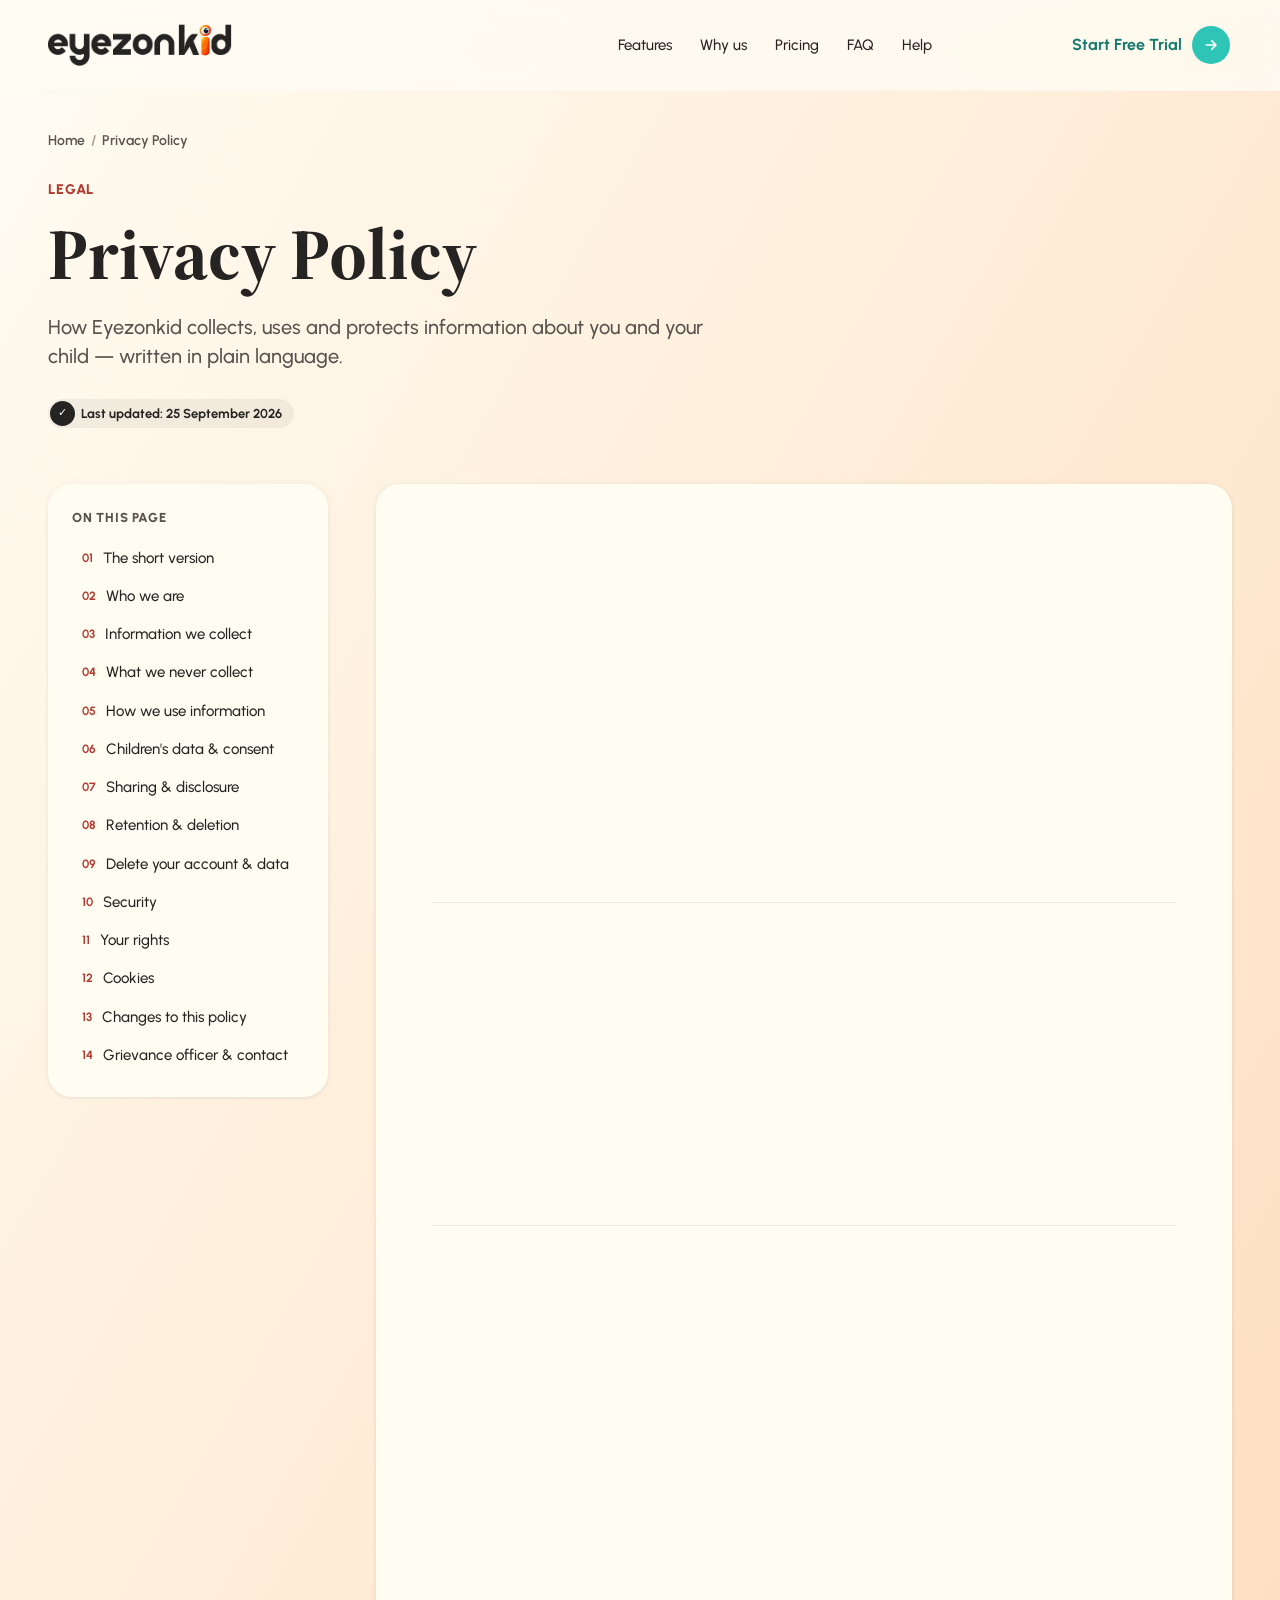
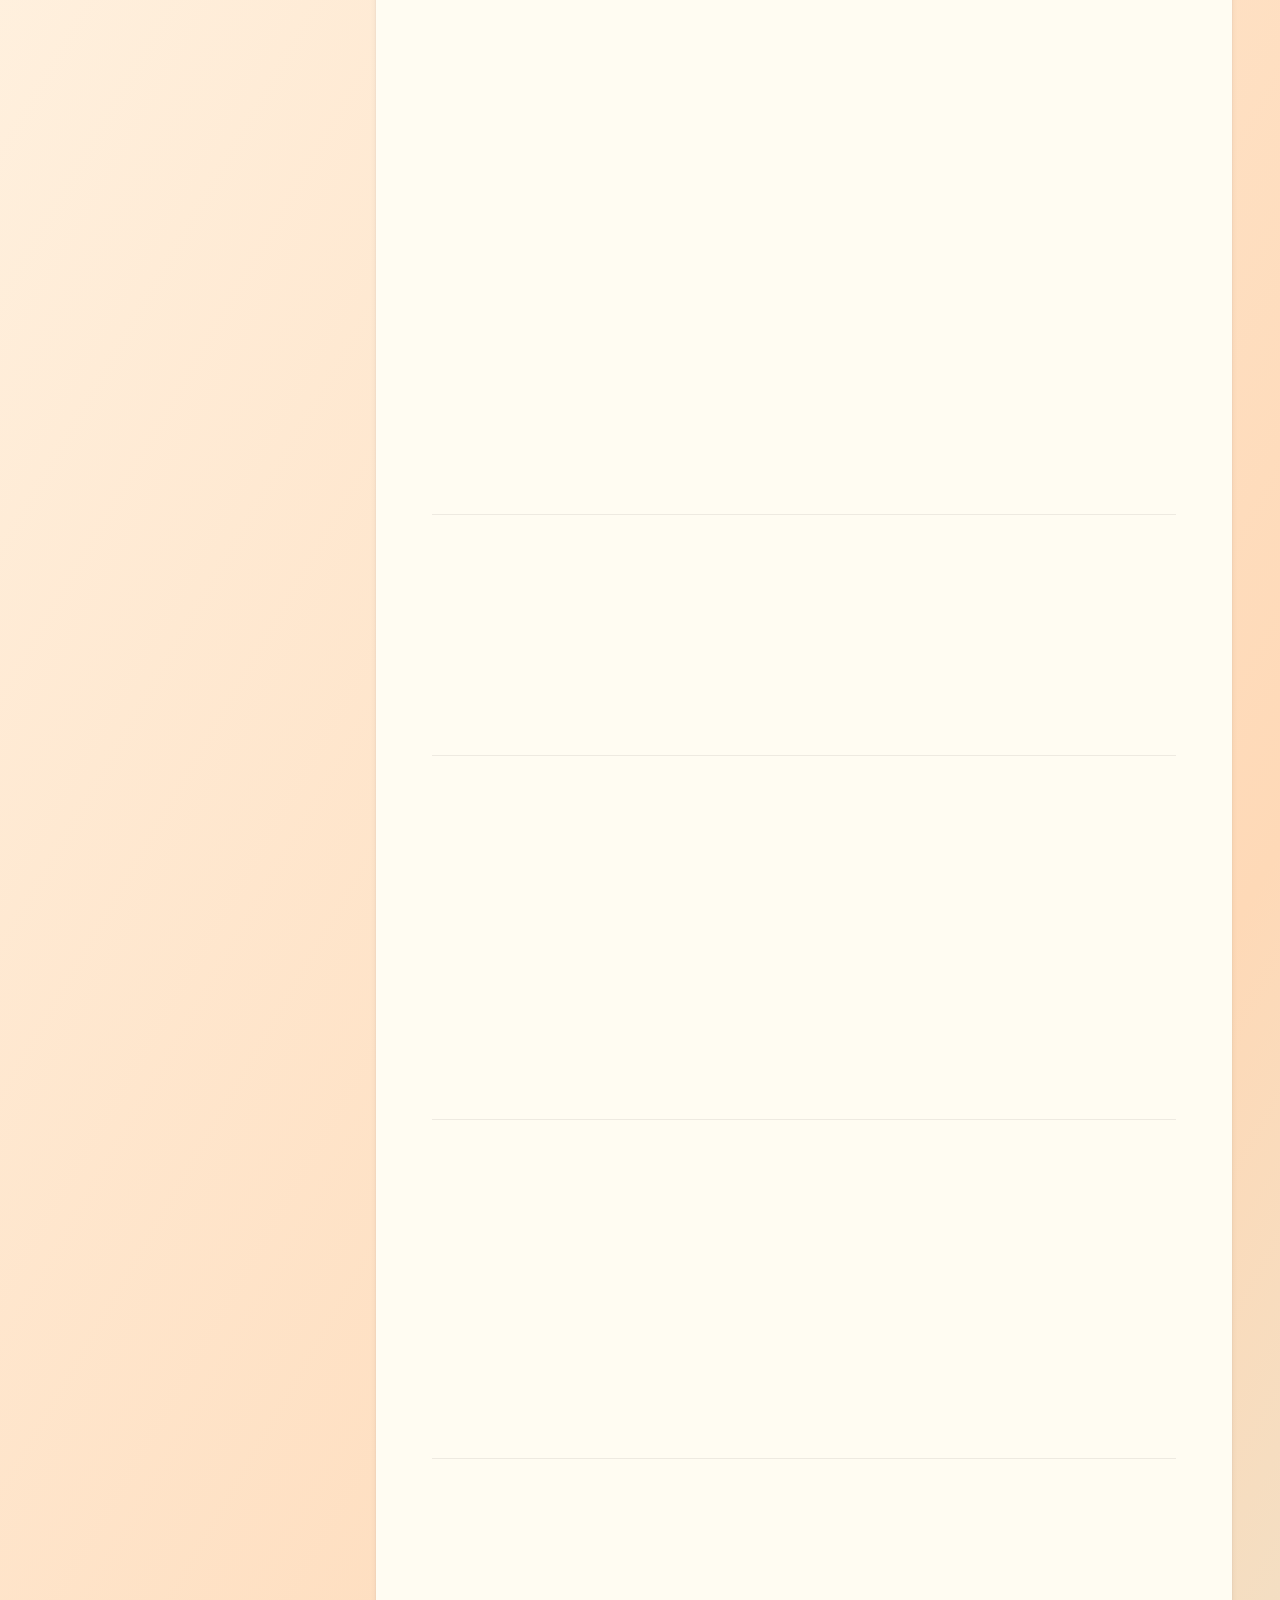
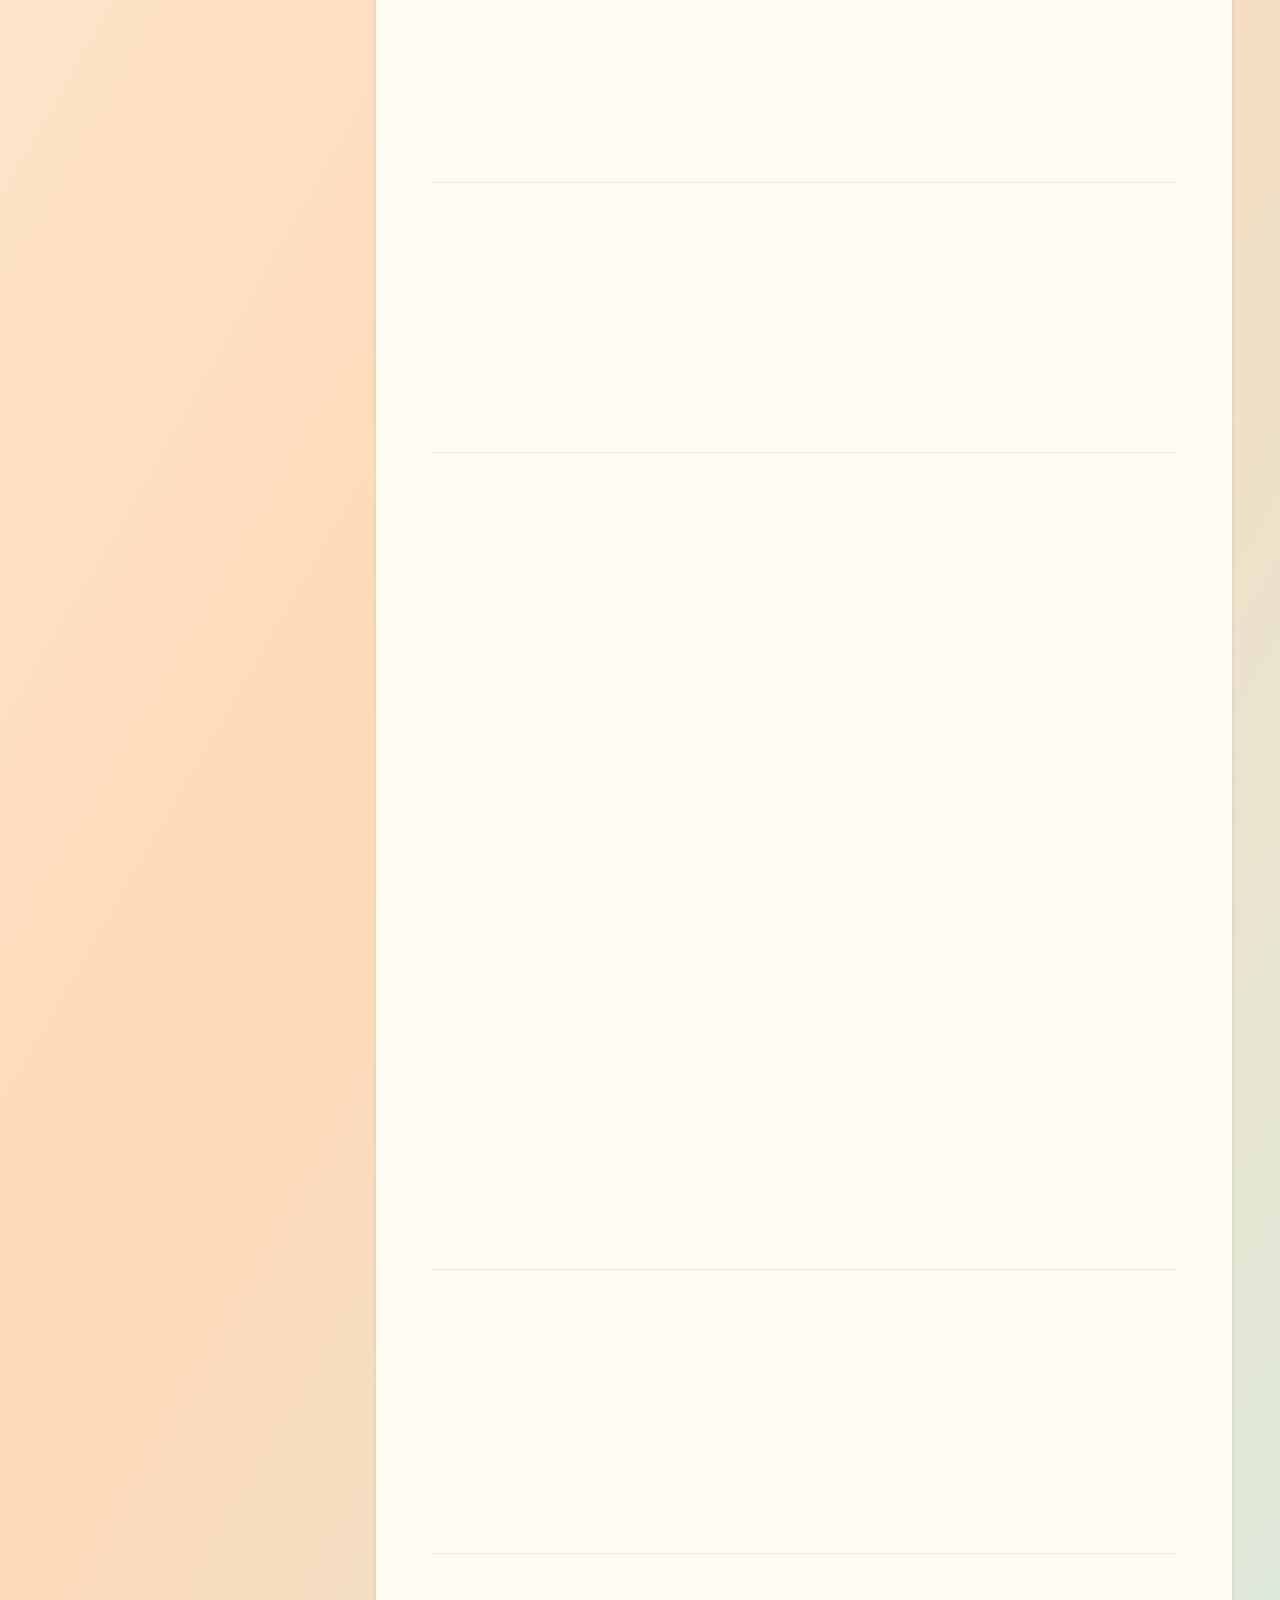
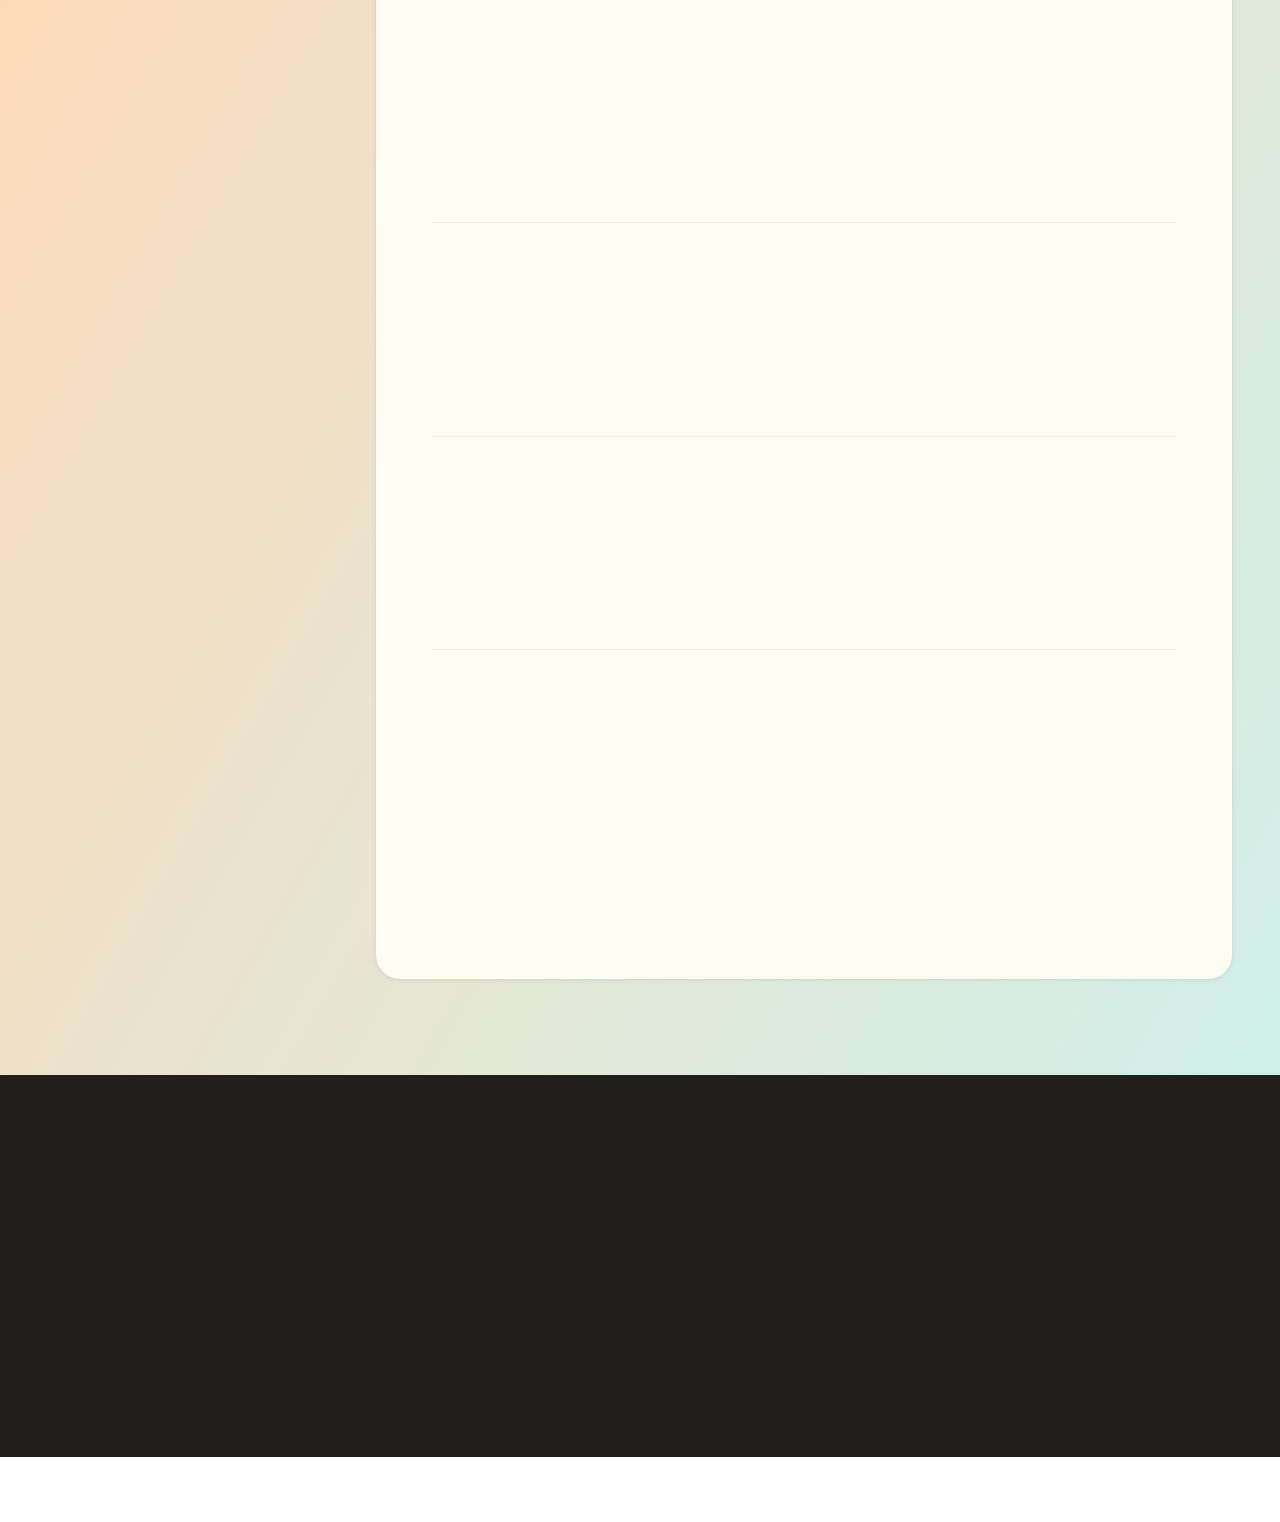
<file: privacy-policy/index.html>
<!DOCTYPE html>
<html lang="en-IN">
<head>
<meta charset="UTF-8">
<meta name="viewport" content="width=device-width, initial-scale=1">
<title>Privacy Policy | Eyezonkid Parental Control App</title>
<meta name="description" content="How Eyezonkid collects, uses and protects your family's data. We never read private chats, never record the screen and never sell your data.">
<meta name="robots" content="index, follow, max-image-preview:large, max-snippet:-1">
<link rel="canonical" href="https://eyezonkid.com/privacy-policy/">
<link rel="alternate" hreflang="en-IN" href="https://eyezonkid.com/privacy-policy/">
<link rel="alternate" hreflang="x-default" href="https://eyezonkid.com/privacy-policy/">
<meta name="theme-color" content="#2EC4B6">
<link rel="icon" href="/favicon.ico" sizes="any">
<link rel="icon" type="image/png" sizes="32x32" href="/icons/favicon-32.png">
<link rel="apple-touch-icon" href="/icons/apple-touch-icon.png">
<link rel="manifest" href="/site.webmanifest">
<meta property="og:type" content="website">
<meta property="og:site_name" content="Eyezonkid">
<meta property="og:locale" content="en_IN">
<meta property="og:title" content="Privacy Policy | Eyezonkid Parental Control App">
<meta property="og:description" content="How Eyezonkid collects, uses and protects your family's data. We never read private chats, never record the screen and never sell your data.">
<meta property="og:url" content="https://eyezonkid.com/privacy-policy/">
<meta property="og:image" content="https://eyezonkid.com/og-image.jpg">
<meta name="twitter:card" content="summary_large_image">
<meta name="twitter:title" content="Privacy Policy | Eyezonkid Parental Control App">
<meta name="twitter:description" content="How Eyezonkid collects, uses and protects your family's data. We never read private chats, never record the screen and never sell your data.">
<meta name="twitter:image" content="https://eyezonkid.com/og-image.jpg">
<link rel="preload" href="/fonts/urbanist.woff2" as="font" type="font/woff2" crossorigin>
<link rel="preload" href="/fonts/source-serif-4.woff2" as="font" type="font/woff2" crossorigin>
<style>@font-face{font-family:'Urbanist';font-style:normal;font-weight:400 800;font-display:swap;src:url(/fonts/urbanist.woff2) format('woff2')}@font-face{font-family:'Source Serif 4';font-style:normal;font-weight:500 700;font-display:swap;src:url(/fonts/source-serif-4.woff2) format('woff2')}:root{--ink:#252422;--teal:#2EC4B6;--teal-dark:#177A70;--coral:#F07167;--coral-text:#B23A30;--cream:#FFFCF2;--tan:#FED9B7;--mint:#CBF3F0;--white:#FFFFFF;--muted:#57534E;--font-body:'Urbanist',system-ui,-apple-system,'Segoe UI',Roboto,sans-serif;--font-display:'Source Serif 4',Georgia,'Times New Roman',serif;--container:1440px;--gutter:48px}*{box-sizing:border-box}html{scroll-behavior:smooth;overflow-x:clip;-webkit-text-size-adjust:100%}body{margin:0;font-family:var(--font-body);color:var(--ink);background:linear-gradient(120deg,var(--cream) 0%,var(--tan) 55%,var(--mint) 100%);-webkit-font-smoothing:antialiased;overflow-x:clip;line-height:1.5}a{color:inherit;text-decoration:none}img{max-width:100%;height:auto}:focus-visible{outline:2px solid var(--teal-dark);outline-offset:2px}.skip{position:absolute;left:-9999px;top:8px;z-index:100;background:var(--ink);color:#fff;padding:10px 16px;border-radius:999px}.skip:focus{left:16px}@media (prefers-reduced-motion:reduce){*{transition:none!important;animation:none!important;scroll-behavior:auto!important}}.wmk-navbar{display:flex;align-items:center;justify-content:space-between;width:100%;max-width:var(--container);margin:0 auto;padding:24px var(--gutter)}.wmk-navbar__logo{display:flex;line-height:1}.ezk-logo{font-family:var(--font-body);font-weight:800;font-size:30px;letter-spacing:-.02em;line-height:1;color:#3A3533;white-space:nowrap}.ezk-logo__i{color:var(--coral)}.ezk-logo--light{color:#fff;font-size:34px}.wmk-navbar__pill{display:flex;align-items:center;gap:120px}.wmk-navbar__links{display:flex;align-items:center;gap:28px}.wmk-navbar__link{font-weight:500;font-size:15px;white-space:nowrap;transition:color .2s ease}.wmk-navbar__link:hover,.wmk-navbar__link[aria-current="page"]{color:var(--teal-dark)}.wmk-navbar__cta{display:inline-flex;align-items:center;gap:10px;height:42px;padding:2px;border-radius:36px;transition:transform .2s ease}.wmk-navbar__cta-text{font-weight:700;font-size:16px;color:var(--teal-dark);white-space:nowrap}.wmk-navbar__cta-icon{display:inline-flex;align-items:center;justify-content:center;width:38px;height:38px;border-radius:50%;background:var(--teal);color:var(--ink);transition:transform .3s ease}.wmk-navbar__cta:hover{transform:translateY(-1px)}.wmk-navbar__cta:hover .wmk-navbar__cta-icon{transform:translateX(2px)}.wmk-navbar__burger{display:none;flex-direction:column;justify-content:center;gap:5px;width:44px;height:44px;background:none;border:0;cursor:pointer;padding:0}.wmk-navbar__burger span{display:block;width:22px;height:2px;background:var(--ink);margin:0 auto}.wmk-mobile-menu{display:none;flex-direction:column;gap:4px;padding:0 24px 16px}.wmk-mobile-menu.is-open{display:flex}.wmk-mobile-menu a{padding:12px 4px;font-weight:500;border-bottom:1px solid rgba(37,36,34,.08)}.wmk-mobile-menu__cta{color:var(--teal-dark);font-weight:700!important}@media (max-width:1024px){:root{--gutter:32px}.wmk-navbar{padding:20px var(--gutter)}.wmk-navbar__links{display:none}.wmk-navbar__pill{gap:0}.wmk-navbar__burger{display:flex}.ezk-logo{font-size:26px}}@media (max-width:560px){:root{--gutter:20px}.wmk-navbar__cta-text{display:none}}.pg-hero{max-width:var(--container);margin:0 auto;padding:40px var(--gutter) 56px}.crumbs{display:flex;flex-wrap:wrap;gap:6px;list-style:none;margin:0 0 28px;padding:0;font-size:14px;font-weight:600;color:var(--muted)}.crumbs li+li::before{content:"/";margin-right:6px;opacity:.6}.crumbs a:hover{color:var(--teal-dark)}.eyebrow{display:block;font-weight:800;font-size:14px;letter-spacing:.06em;text-transform:uppercase;color:var(--coral-text);margin:0 0 14px}.pg-hero__title{font-family:var(--font-display);font-weight:700;font-size:72px;line-height:1.1;margin:0;max-width:900px}.pg-hero__sub{font-weight:500;font-size:20px;line-height:1.45;color:var(--muted);margin:20px 0 0;max-width:680px}.badge{display:inline-flex;align-items:center;gap:6px;height:29px;padding:2px 12px 2px 2px;border-radius:92px;background:rgba(37,36,34,.06);font-size:13px;font-weight:700;margin-top:28px}.badge__dot{display:inline-flex;align-items:center;justify-content:center;width:25px;height:25px;border-radius:50%;background:var(--ink);color:#fff;font-size:11px;font-weight:800}@media (max-width:1024px){.pg-hero{padding:24px var(--gutter) 40px}.pg-hero__title{font-size:clamp(36px,7vw,56px)}.pg-hero__sub{font-size:18px}}.pg-main{max-width:var(--container);margin:0 auto;padding:0 var(--gutter) 96px}.card{background:var(--cream);border-radius:24px;box-shadow:0 0 6px rgba(68,66,66,.06),0 1px 3px rgba(68,66,66,.08)}.legal{display:grid;grid-template-columns:280px minmax(0,1fr);gap:48px;align-items:start}.toc{position:sticky;top:24px;padding:24px}.toc__title{font-weight:800;font-size:13px;letter-spacing:.06em;text-transform:uppercase;color:var(--muted);margin:0 0 12px}.toc ol{list-style:none;margin:0;padding:0;counter-reset:t;display:flex;flex-direction:column;gap:2px}.toc li{counter-increment:t}.toc a{display:flex;gap:10px;padding:8px 10px;border-radius:10px;font-size:15px;font-weight:500;line-height:1.35;transition:background-color .2s ease,color .2s ease}.toc a::before{content:counter(t,decimal-leading-zero);font-weight:700;font-size:12px;color:var(--coral-text);padding-top:2px}.toc a:hover{background:rgba(46,196,182,.12);color:var(--teal-dark)}.prose{padding:48px 56px}.prose section{scroll-margin-top:24px}.prose section+section{margin-top:44px;padding-top:44px;border-top:1px solid rgba(37,36,34,.08)}.prose h2{font-family:var(--font-display);font-weight:700;font-size:32px;line-height:1.2;margin:0 0 16px}.prose h3{font-weight:700;font-size:19px;margin:24px 0 8px}.prose p,.prose li{font-weight:500;font-size:17px;line-height:1.65;color:#3F3C39}.prose p{margin:0 0 14px}.prose ul{margin:0 0 14px;padding-left:22px}.prose li{margin-bottom:6px}.prose li::marker{color:var(--coral)}.prose a{color:var(--teal-dark);font-weight:600;text-decoration:underline;text-underline-offset:3px}.prose strong{color:var(--ink)}.callout{display:flex;gap:14px;padding:20px 22px;border-radius:16px;background:rgba(203,243,240,.6);margin:0 0 28px}.callout p{margin:0!important}.callout__icon{flex:0 0 28px;height:28px;border-radius:50%;background:var(--teal);display:flex;align-items:center;justify-content:center;color:var(--ink)}.tbl{width:100%;border-collapse:collapse;margin:8px 0 18px;font-size:15px}.tbl th,.tbl td{text-align:left;padding:12px 14px;border-bottom:1px solid rgba(37,36,34,.08);vertical-align:top;line-height:1.5}.tbl th{font-weight:800;font-size:13px;text-transform:uppercase;letter-spacing:.04em;color:var(--muted)}.tbl-wrap{overflow-x:auto}@media (max-width:1024px){.legal{grid-template-columns:1fr;gap:24px}.toc{position:static}.prose{padding:32px 24px}.prose h2{font-size:26px}.prose p,.prose li{font-size:16px}}.faq-wrap{display:grid;grid-template-columns:320px minmax(0,1fr);gap:64px;align-items:start}.faq-nav{position:sticky;top:24px;display:flex;flex-direction:column;gap:8px}.faq-nav a{display:flex;justify-content:space-between;align-items:center;padding:14px 18px;border-radius:14px;font-weight:600;font-size:16px;background:rgba(255,255,255,.45);transition:background-color .2s ease}.faq-nav a:hover{background:var(--cream)}.faq-nav small{font-weight:700;font-size:12px;color:var(--muted)}.faq-group{scroll-margin-top:24px}.faq-group+.faq-group{margin-top:56px}.faq-group__title{font-family:var(--font-display);font-weight:700;font-size:36px;line-height:1.15;margin:0 0 24px}.qa-list{display:flex;flex-direction:column;gap:16px}.qa{border-radius:16px;background:var(--cream);box-shadow:0 0 6px rgba(68,66,66,.06)}.qa summary{list-style:none;display:flex;align-items:center;justify-content:space-between;gap:24px;padding:24px 28px;cursor:pointer;font-weight:600;font-size:20px;line-height:1.3;color:#3A3A3C}.qa summary::-webkit-details-marker{display:none}.qa summary::after{content:"";flex:0 0 18px;height:18px;background:linear-gradient(var(--coral),var(--coral)) center/18px 2px no-repeat,linear-gradient(var(--coral),var(--coral)) center/2px 18px no-repeat;transition:transform .3s ease}.qa[open] summary::after{background:linear-gradient(var(--coral),var(--coral)) center/18px 2px no-repeat;transform:rotate(180deg)}.qa__a{padding:0 28px 24px}.qa__a p{margin:0 0 10px;font-weight:500;font-size:18px;line-height:1.55;color:var(--muted)}.qa__a p:last-child{margin:0}.qa__a a{color:var(--teal-dark);font-weight:600;text-decoration:underline;text-underline-offset:3px}@media (max-width:1024px){.faq-wrap{grid-template-columns:1fr;gap:32px}.faq-nav{position:static;flex-direction:row;flex-wrap:wrap}.faq-nav a{padding:10px 14px;font-size:15px;gap:8px}.faq-group__title{font-size:28px}.qa summary{font-size:17px;padding:20px 22px}.qa__a{padding:0 22px 20px}.qa__a p{font-size:16px}}.search{position:relative;max-width:640px;margin-top:32px}.search input{width:100%;height:60px;padding:0 24px 0 56px;border-radius:999px;border:1.5px solid rgba(37,36,34,.12);background:var(--cream);font:500 18px var(--font-body);color:var(--ink);box-shadow:0 8px 24px rgba(37,36,34,.06)}.search input::placeholder{color:#6E6A66}.search input:focus{outline:none;border-color:var(--teal-dark);box-shadow:0 0 0 4px rgba(46,196,182,.2)}.search svg{position:absolute;left:22px;top:50%;transform:translateY(-50%);color:var(--muted)}.topics{display:grid;grid-template-columns:repeat(3,minmax(0,1fr));gap:24px}.topic{display:flex;flex-direction:column;gap:10px;padding:32px;border-radius:24px;background:var(--cream);box-shadow:0 0 6px rgba(68,66,66,.06);transition:transform .2s ease,box-shadow .3s ease}.topic:hover{transform:translateY(-2px);box-shadow:0 14px 32px rgba(37,36,34,.08)}.topic__icon{width:52px;height:52px;border-radius:16px;display:flex;align-items:center;justify-content:center;background:var(--tan);color:var(--ink);margin-bottom:8px}.topic:nth-child(3n+2) .topic__icon{background:var(--mint)}.topic:nth-child(3n+3) .topic__icon{background:#FFD9D5}.topic h2{font-family:var(--font-display);font-weight:700;font-size:24px;line-height:1.2;margin:0}.topic p{margin:0;font-weight:500;font-size:16px;color:var(--muted)}.topic__more{margin-top:auto;padding-top:8px;font-weight:700;font-size:15px;color:var(--teal-dark)}.help-sec{margin-top:80px;scroll-margin-top:24px}.help-sec__head{display:flex;flex-wrap:wrap;justify-content:space-between;align-items:end;gap:16px;margin-bottom:28px}.help-sec__title{font-family:var(--font-display);font-weight:700;font-size:44px;line-height:1.1;margin:0}.help-grid{display:grid;align-items:start;grid-template-columns:repeat(2,minmax(0,1fr));gap:16px}.help-grid .qa summary{font-size:18px}.steps{margin:0;padding-left:22px}.steps li{font-weight:500;font-size:17px;line-height:1.55;color:var(--muted);margin-bottom:6px}.steps li::marker{color:var(--coral-text);font-weight:800}.contact{display:grid;grid-template-columns:repeat(3,minmax(0,1fr));gap:24px}.contact__card{padding:32px;border-radius:24px;background:var(--ink);color:#fff;display:flex;flex-direction:column;gap:8px}.contact__card h3{margin:0;font-weight:700;font-size:15px;color:rgba(255,255,255,.72);text-transform:uppercase;letter-spacing:.06em}.contact__card a,.contact__card p{margin:0;font-weight:700;font-size:21px;color:#fff;word-break:break-word}.contact__card small{font-size:15px;color:rgba(255,255,255,.72);font-weight:500}.no-results{display:none;padding:24px;border-radius:16px;background:var(--cream);font-weight:600}@media (max-width:1100px){.topics,.contact{grid-template-columns:1fr 1fr}.help-grid{grid-template-columns:1fr}.help-sec__title{font-size:32px}}@media (max-width:640px){.topics,.contact{grid-template-columns:1fr}.topic,.contact__card{padding:24px}}.cta-band{margin-top:96px;padding:56px;border-radius:36px;background:var(--ink);color:#fff;display:flex;flex-wrap:wrap;align-items:center;justify-content:space-between;gap:32px;position:relative;overflow:hidden}.cta-band::after{content:"";position:absolute;right:-120px;bottom:-160px;width:420px;height:420px;border-radius:50%;background:radial-gradient(circle,rgba(46,196,182,.55) 0%,rgba(254,217,183,.2) 45%,rgba(37,36,34,0) 70%);pointer-events:none}.cta-band h2{font-family:var(--font-display);font-weight:700;font-size:44px;line-height:1.1;margin:0;max-width:560px}.cta-band p{margin:12px 0 0;font-weight:500;font-size:18px;color:rgba(255,255,255,.78);max-width:520px}.btn{position:relative;z-index:1;display:inline-flex;align-items:center;gap:16px;height:54px;padding:3px 3px 3px 24px;border-radius:36px;background:var(--cream);color:var(--ink);font-weight:700;font-size:19px;white-space:nowrap;transition:transform .2s ease}.btn span{display:inline-flex;align-items:center;justify-content:center;width:48px;height:48px;border-radius:50%;background:var(--teal);color:var(--ink);transition:transform .3s ease}.btn:hover{transform:translateY(-1px)}.btn:hover span{transform:translateX(3px)}@media (max-width:1024px){.cta-band{padding:36px 28px;border-radius:28px}.cta-band h2{font-size:32px}}.wmk-footer{position:relative;overflow:hidden;width:100%;background:#211F1D;color:#fff}.wmk-footer::before{content:"";position:absolute;left:0;right:0;bottom:0;height:70%;background:linear-gradient(90deg,rgba(255,191,133,.65) 1.68%,rgba(254,217,183,.55) 32.5%,rgba(71,255,238,.6) 100%);-webkit-mask-image:linear-gradient(to top,rgba(0,0,0,.7),transparent);mask-image:linear-gradient(to top,rgba(0,0,0,.7),transparent);opacity:.3;pointer-events:none}.wmk-footer__inner{position:relative;z-index:1;max-width:var(--container);margin:0 auto;padding:48px clamp(24px,5.8vw,48px) 32px;display:flex;flex-wrap:wrap;justify-content:space-between;gap:40px}.wmk-footer__brand{width:543px;max-width:100%;display:flex;flex-direction:column;justify-content:space-between;gap:32px}.wmk-footer__brand-top{display:flex;flex-direction:column;gap:24px}.wmk-footer__logo{display:flex}.wmk-footer__tagline{font-weight:400;font-size:16px;line-height:24px;letter-spacing:.3px;margin:0}.wmk-footer__stores{display:flex;align-items:center;gap:24px;flex-wrap:wrap}.wmk-footer__store-btn{display:inline-flex;align-items:center;gap:10px;height:48px;padding:0 18px;border-radius:23px;background:#FFF5E5;color:var(--ink)}.wmk-footer__store-text{display:flex;flex-direction:column;line-height:1.15}.wmk-footer__store-eyebrow{font-size:11px;font-weight:500;color:#57534E}.wmk-footer__store-name{font-size:15px;font-weight:700}.wmk-footer__links{display:flex;gap:48px}.wmk-footer__col{display:flex;flex-direction:column;gap:14px}.wmk-footer__col-title{font-weight:700;font-size:16px;color:rgba(255,255,255,.66);margin:0 0 4px;white-space:nowrap}.wmk-footer__col a{font-weight:500;font-size:16px;white-space:nowrap;padding:2px 0;transition:color .2s ease}.wmk-footer__col a:hover,.wmk-footer__col a[aria-current="page"]{color:var(--teal)}.wmk-footer__contact{display:flex;flex-direction:column;gap:24px;width:220px;max-width:100%}.wmk-footer__address{font-style:normal;font-weight:500;font-size:15px;line-height:1.5;color:rgba(255,255,255,.8);text-align:right;margin:0}.wmk-footer__phone{display:block;font-weight:700;font-size:18px;text-align:right;margin:0}.wmk-footer__email{display:block;font-weight:500;font-size:14px;color:rgba(255,255,255,.72);text-align:right;margin:4px 0 0}.wmk-footer__contact-btn{align-self:flex-end;display:inline-flex;align-items:center;justify-content:center;padding:10px 24px;border-radius:999px;background:var(--teal);color:var(--ink);font-weight:600;font-size:15px;transition:background-color .3s ease}.wmk-footer__contact-btn:hover{background:#fff}.wmk-footer__bottom-inner{position:relative;z-index:1;max-width:var(--container);margin:0 auto;padding:16px clamp(24px,5.8vw,48px) 28px;display:flex;align-items:center;justify-content:space-between;flex-wrap:wrap;gap:8px}.wmk-footer__bottom-inner span{font-weight:500;font-size:13px;color:rgba(255,255,255,.66)}@media (max-width:1100px){.wmk-footer__inner{gap:32px;padding:40px 32px 28px}.wmk-footer__brand,.wmk-footer__contact{width:100%}.wmk-footer__links{width:100%;justify-content:flex-start}.wmk-footer__address,.wmk-footer__phone,.wmk-footer__email{text-align:left}.wmk-footer__contact-btn{align-self:flex-start}.wmk-footer__bottom-inner{padding:12px 32px 24px;flex-direction:column;align-items:flex-start}}.sr-only{position:absolute!important;width:1px;height:1px;padding:0;margin:-1px;overflow:hidden;clip:rect(0,0,0,0);white-space:nowrap;border:0}.pg-hero__sub a,.no-results a{color:var(--teal-dark);font-weight:700;text-decoration:underline;text-underline-offset:3px}[hidden]{display:none!important}.help-sec,.faq-group,.prose section,.wmk-footer,.cta-band{content-visibility:auto;contain-intrinsic-size:auto 500px}.wmk-navbar .wmk-navbar__cta{position:relative;isolation:isolate;padding:2px 2px 2px 20px;background:transparent;box-shadow:none;transition:transform .3s ease}.wmk-navbar .wmk-navbar__cta::before{content:"";position:absolute;z-index:-1;top:2px;right:2px;width:38px;height:38px;border-radius:36px;background:#2EC4B6;transition:width .5s cubic-bezier(.65,0,.35,1),height .5s cubic-bezier(.65,0,.35,1),top .5s cubic-bezier(.65,0,.35,1),right .5s cubic-bezier(.65,0,.35,1)}.wmk-navbar .wmk-navbar__cta:hover::before,.wmk-navbar .wmk-navbar__cta:focus-visible::before{top:0;right:0;width:100%;height:100%;box-shadow:0 8px 20px rgba(46,196,182,.30)}.wmk-navbar .wmk-navbar__cta:hover,.wmk-navbar .wmk-navbar__cta:focus-visible{background:transparent;box-shadow:none;transform:translateY(-1px)}.wmk-navbar .wmk-navbar__cta-text{transition:color .45s ease}.wmk-navbar .wmk-navbar__cta:hover .wmk-navbar__cta-text,.wmk-navbar .wmk-navbar__cta:focus-visible .wmk-navbar__cta-text{color:var(--ink)}.wmk-navbar .wmk-navbar__cta-icon{background:transparent;color:#FFFFFF}.wmk-navbar .wmk-navbar__cta:hover .wmk-navbar__cta-icon{background:transparent;color:#FFFFFF;transform:translateX(2px)}.del-box{margin:8px 0 0;padding:24px 26px;border-radius:20px;background:#FFF4EF;border:1px solid rgba(240,113,103,.25)}.del-box ul{margin:0 0 18px}.del-box h3{margin:0 0 8px!important}.del-box>p{margin:0 0 22px!important}.del-box .btn,.prose .del-box .btn{background:#252422;color:#fff;font-size:17px;height:50px;text-decoration:none}.del-box .btn span{width:44px;height:44px;background:#F07167;color:#fff}.del-box .btn:hover{box-shadow:0 10px 24px rgba(240,113,103,.28)}.del-box__note{margin:14px 0 0!important;font-size:15px!important;color:var(--muted)}.ezk-logo-img{display:block;height:42px;width:auto}@media (max-width:1024px){.ezk-logo-img{height:36px}}.wmk-navbar{position:sticky;top:0;z-index:60;background:rgba(255,252,245,.82);-webkit-backdrop-filter:blur(14px) saturate(140%);backdrop-filter:blur(14px) saturate(140%);box-shadow:0 0 0 100vmax rgba(255,252,245,.82),0 1px 0 100vmax rgba(37,36,34,.07);clip-path:inset(0 -100vmax -1px)}.wmk-navbar .wmk-navbar__cta:hover,.wmk-navbar .wmk-navbar__cta:focus-visible{transform:none;box-shadow:none}.wmk-navbar .wmk-navbar__cta:hover::before,.wmk-navbar .wmk-navbar__cta:focus-visible::before{box-shadow:none}@media (max-width:600px){.wmk-navbar{gap:8px}.wmk-navbar .ezk-logo-img{height:32px}.wmk-navbar .wmk-navbar__cta{padding:2px}.wmk-navbar .wmk-navbar__cta-text{display:none}}</style>
<script type="application/ld+json">{"@context":"https://schema.org","@graph":[{"@type":"WebPage","@id":"https://eyezonkid.com/privacy-policy/#webpage","url":"https://eyezonkid.com/privacy-policy/","name":"Privacy Policy | Eyezonkid Parental Control App","description":"How Eyezonkid collects, uses and protects your family's data. We never read private chats, never record the screen and never sell your data.","inLanguage":"en-IN","isPartOf":{"@id":"https://eyezonkid.com/#website"},"publisher":{"@id":"https://eyezonkid.com/#organization"},"dateModified":"2026-10-24","breadcrumb":{"@id":"https://eyezonkid.com/privacy-policy/#breadcrumb"}},{"@type":"BreadcrumbList","@id":"https://eyezonkid.com/privacy-policy/#breadcrumb","itemListElement":[{"@type":"ListItem","position":1,"name":"Home","item":"https://eyezonkid.com/"},{"@type":"ListItem","position":2,"name":"Privacy Policy","item":"https://eyezonkid.com/privacy-policy/"}]},{"@type":"Organization","@id":"https://eyezonkid.com/#organization","name":"Eyezonkid","url":"https://eyezonkid.com/","email":"info@eyezonkid.com","telephone":"+91-9650459807","contactPoint":{"@type":"ContactPoint","contactType":"customer support","email":"support@eyezonkid.com","telephone":"+91-9650459807","areaServed":"IN","availableLanguage":["en","hi"]}}]}</script>
</head>
<body>
<a class="skip" href="#main">Skip to content</a>
<header class="wmk-navbar">
    <a href="/" class="wmk-navbar__logo" aria-label="Eyezonkid home">
        <img class="ezk-logo-img" src="/images/logo.webp" width="215" height="49" alt="Eyezonkid">
    </a>

    <div class="wmk-navbar__pill">
        <nav class="wmk-navbar__links" aria-label="Primary">
            <a href="/#features" class="wmk-navbar__link">Features</a>
            <a href="/#why-us" class="wmk-navbar__link">Why us</a>
            <a href="/#pricing" class="wmk-navbar__link">Pricing</a>
            <a href="/faq/" class="wmk-navbar__link">FAQ</a>
            <a href="/help-centre/" class="wmk-navbar__link">Help</a>
        </nav>

        <a href="/#pricing" class="wmk-navbar__cta" aria-label="Start free trial">
            <span class="wmk-navbar__cta-text">Start Free Trial</span>
            <span class="wmk-navbar__cta-icon" aria-hidden="true">
                <svg width="16" height="16" viewBox="0 0 16 16" fill="none"><path d="M3.333 8h9.334M8.667 3.667 13 8l-4.333 4.333" stroke="currentColor" stroke-width="1.6" stroke-linecap="round" stroke-linejoin="round"/></svg>
            </span>
        </a>
    </div>

    <button type="button" class="wmk-navbar__burger" aria-label="Open menu" aria-expanded="false" aria-controls="wmk-mobile-menu" onclick="var m=document.getElementById('wmk-mobile-menu'),o=m.classList.toggle('is-open');this.setAttribute('aria-expanded',o);this.setAttribute('aria-label',o?'Close menu':'Open menu');">
        <span></span><span></span><span></span> 
    </button>
</header>

<nav id="wmk-mobile-menu" class="wmk-mobile-menu" aria-label="Mobile">
    <a href="/#features" class="wmk-mobile-menu__link">Features</a>
    <a href="/#why-us" class="wmk-mobile-menu__link">Why Us</a>
    <a href="/#pricing" class="wmk-mobile-menu__link">Pricing</a>
    <a href="/#get-started" class="wmk-mobile-menu__link">Get started</a>
    <a href="/#guide" class="wmk-mobile-menu__link">Guide</a>
    <a href="/faq/" class="wmk-mobile-menu__link">FAQ</a>
    <a href="/help-centre/" class="wmk-mobile-menu__link">Help centre</a>
    <a href="/#pricing" class="wmk-mobile-menu__cta">Start Free Trial</a>
</nav>
<main id="main">
<section class="pg-hero">
    <nav aria-label="Breadcrumb"><ol class="crumbs"><li><a href="/">Home</a></li><li aria-current="page">Privacy Policy</li></ol></nav>
    <span class="eyebrow">Legal</span>
    <h1 class="pg-hero__title">Privacy Policy</h1>
    <p class="pg-hero__sub">How Eyezonkid collects, uses and protects information about you and your child — written in plain language.</p>
    <span class="badge"><span class="badge__dot" aria-hidden="true">✓</span>Last updated: 25 September 2026</span>
</section>

<div class="pg-main">
    <div class="legal">
        <nav class="toc card" aria-label="On this page">
            <p class="toc__title">On this page</p>
            <ol>
                <li><a href="#summary">The short version</a></li>
                <li><a href="#who">Who we are</a></li>
                <li><a href="#collect">Information we collect</a></li>
                <li><a href="#never">What we never collect</a></li>
                <li><a href="#use">How we use information</a></li>
                <li><a href="#children">Children's data &amp; consent</a></li>
                <li><a href="#share">Sharing &amp; disclosure</a></li>
                <li><a href="#retention">Retention &amp; deletion</a></li>
                <li><a href="#delete-account">Delete your account &amp; data</a></li>
                <li><a href="#security">Security</a></li>
                <li><a href="#rights">Your rights</a></li>
                <li><a href="#cookies">Cookies</a></li>
                <li><a href="#changes">Changes to this policy</a></li>
                <li><a href="#grievance">Grievance officer &amp; contact</a></li>
            </ol>
        </nav>

        <article class="prose card">
            <section id="summary">
                <h2>The short version</h2>
                <div class="callout"><span class="callout__icon" aria-hidden="true"><svg width="14" height="14" viewBox="0 0 16 16" fill="none"><path d="M3 8.5l3 3 7-7" stroke="currentColor" stroke-width="2" stroke-linecap="round" stroke-linejoin="round"/></svg></span><p><strong>We help you guide your child — we don't spy on them.</strong> Eyezonkid never reads private messages, never records the screen continuously, never logs keystrokes and cannot turn on the camera or microphone. We never sell your data.</p></div>
                <ul>
                    <li>We collect only what's needed to run the features you switch on — like location, app usage and device status.</li>
                    <li>The app always stays visible on your child's device. It is never hidden or installed in secret.</li>
                    <li>You can see, download or delete your family's data at any time.</li>
                </ul>
            </section>

            <section id="who">
                <h2>Who we are</h2>
                <p>Eyezonkid (“Eyezonkid”, “we”, “us”) provides a parental control app for Android and iPhone and the parent dashboard at eyezonkid.com. Our registered office is at 417, Manhattan Street, Mahagun Moderne, Sector 78, Noida, Uttar Pradesh 201304, India.</p>
                <p>This policy applies to the Eyezonkid website, the parent app and dashboard, and the Eyezonkid app installed on a child's device (together, the “Service”). It is published in line with the Information Technology Act, 2000, the rules made under it, and the Digital Personal Data Protection Act, 2023.</p>
            </section>

            <section id="collect">
                <h2>Information we collect</h2>
                <h3>From you (the parent or guardian)</h3>
                <ul>
                    <li><strong>Account details</strong> — name, email address, mobile number and password.</li>
                    <li><strong>Payment details</strong> — plan, billing history and GSTIN if you provide one. Card and UPI details are handled by our payment partner; we don't store full card numbers.</li>
                    <li><strong>Support messages</strong> — anything you send us by email, phone or chat.</li>
                </ul>
                <h3>From your child's device (only for features you turn on)</h3>
                <div class="tbl-wrap">
                    <table class="tbl">
                        <thead><tr><th scope="col">Data</th><th scope="col">Why we need it</th></tr></thead>
                        <tbody>
                            <tr><td>GPS location</td><td>Live location, location history and safe-zone (geofence) alerts.</td></tr>
                            <tr><td>App list &amp; app usage time</td><td>Screen time limits, per-app quotas, schedules and install/uninstall alerts.</td></tr>
                            <tr><td>Websites visited (domain level)</td><td>Website blocking and Safe Search filtering.</td></tr>
                            <tr><td>Battery level &amp; Wi-Fi status</td><td>Device health monitoring.</td></tr>
                            <tr><td>Screenshots on request</td><td>A single screenshot, only when you request it and your child allows it.</td></tr>
                            <tr><td>Messages you send your child</td><td>Parent-to-child text and voice messages.</td></tr>
                            <tr><td>Device model &amp; OS version</td><td>Compatibility, troubleshooting and security.</td></tr>
                        </tbody>
                    </table>
                </div>
                <h3>From our website</h3>
                <p>Basic technical data such as browser type, pages visited and approximate region, used to keep the site secure and understand what's useful.</p>
            </section>

            <section id="never">
                <h2>What we never collect</h2>
                <ul>
                    <li>The content of your child's private chats, messages, emails or calls.</li>
                    <li>Keystrokes, passwords typed on the child's device, or continuous screen recordings.</li>
                    <li>Camera or microphone recordings — the app cannot switch these on.</li>
                </ul>
            </section>

            <section id="use">
                <h2>How we use information</h2>
                <ul>
                    <li>To provide the features you choose and show results in your dashboard.</li>
                    <li>To send alerts you've asked for, such as geofence, SOS and uninstall alerts.</li>
                    <li>To process payments, issue GST invoices and prevent fraud.</li>
                    <li>To answer support requests and improve reliability.</li>
                    <li>To meet legal obligations.</li>
                </ul>
                <p>We do not use your child's data for advertising, and we do not build marketing profiles of children.</p>
            </section>

            <section id="children">
                <h2>Children's data &amp; consent</h2>
                <p>Eyezonkid is designed to be used by a parent or lawful guardian. By installing Eyezonkid on a child's device, you confirm that you are the child's parent or lawful guardian, that you give consent for the child's data to be processed as described here, and that the device belongs to or is used by that child.</p>
                <p>We encourage you to tell your child that Eyezonkid is installed and why. The app always stays visible on the device, and screenshot requests are shown to the child, who can allow or deny them.</p>
            </section>

            <section id="share">
                <h2>Sharing &amp; disclosure</h2>
                <p><strong>We do not sell or rent personal data.</strong> We share it only with:</p>
                <ul>
                    <li><strong>Service providers</strong> who host our servers, send notifications and process payments, under contracts that require them to protect it.</li>
                    <li><strong>Authorities</strong> when required by law, a court order or to protect someone's safety.</li>
                    <li><strong>A successor business</strong> if Eyezonkid is merged or acquired, subject to this policy.</li>
                </ul>
            </section>

            <section id="retention">
                <h2>Retention &amp; deletion</h2>
                <p>We keep account data while your account is active. Location and activity history are kept for a limited period so you can view recent trends, then deleted automatically. When you delete your account, we delete or anonymise your family's data within 30 days, except records we must keep by law, such as tax invoices.</p>
            </section>

            <section id="delete-account">
                <h2>Delete your account and data</h2>
                <p>Use this page to ask us to delete your EyezonKid parent account and the data linked to it. You'll confirm it's you with a one-time code sent to the mobile number or e-mail you log in with.</p>
                <div class="del-box">
                    <h3>What gets deleted</h3>
                    <ul>
                        <li>Your profile: name, mobile number, e-mail, photo and app PIN</li>
                        <li>Your children's profiles, paired phones, locations, reports, screenshots and voice messages</li>
                        <li>Logged-in devices and sessions. Your plan ends and AutoPay is stopped, so there are no further charges</li>
                    </ul>
                    <h3>What we keep</h3>
                    <ul>
                        <li>Payment records and invoices, without your contact details, for the period Indian tax and accounting laws require</li>
                        <li>Security and audit logs, and a record of this request, to prevent fraud and prove the deletion was done</li>
                    </ul>
                    <p>Our team reviews each request, usually within 7 days. You'll get an e-mail when it's approved or declined. <strong>Deleting can't be undone.</strong></p>
                    <a class="btn btn--danger" href="/delete-account.html">Delete my account <span aria-hidden="true">→</span></a>
                    <p class="del-box__note">Questions? Write to <a href="mailto:privacy@eyezonkid.com">privacy@eyezonkid.com</a>. EyezonKid by VAS Ventures Pvt. Ltd.</p>
                </div>
            </section>

            <section id="security">
                <h2>Security</h2>
                <p>Data is encrypted in transit (HTTPS/TLS) and access is limited to staff who need it to run the Service. We use reasonable security practices as required under Indian law. No system is perfectly secure, so please use a strong password and keep your dashboard login private.</p>
                <p>Found a security issue? Please report it to <a href="mailto:security@eyezonkid.com">security@eyezonkid.com</a> and we'll look into it quickly.</p>
            </section>

            <section id="rights">
                <h2>Your rights</h2>
                <p>You can ask to access, correct, update or delete your personal data and your child's data, withdraw consent, or nominate someone to act for you. Withdrawing consent may stop some features from working. Email <a href="mailto:privacy@eyezonkid.com">privacy@eyezonkid.com</a> and we'll respond within the time required by law.</p>
            </section>

            <section id="cookies">
                <h2>Cookies</h2>
                <p>Our website uses only essential cookies needed to keep you signed in and secure. If we add analytics cookies in future, we'll update this policy first.</p>
            </section>

            <section id="changes">
                <h2>Changes to this policy</h2>
                <p>We may update this policy as the Service changes. We'll post the new version here with a new “Last updated” date and, for significant changes, notify you by email or in the app.</p>
            </section>

            <section id="grievance">
                <h2>Grievance officer &amp; contact</h2>
                <p>If you have a question or complaint about privacy, contact our Grievance Officer:</p>
                <p><strong>Grievance Officer, Eyezonkid</strong><br>417, Manhattan Street, Mahagun Moderne, Sector 78, Noida, Uttar Pradesh 201304<br>Email: <a href="mailto:privacy@eyezonkid.com">privacy@eyezonkid.com</a> · Phone: <a href="tel:+919650459807">+91-9650459807</a></p>
                <p>See also our <a href="/terms-of-service/">Terms of Service</a>.</p>
            </section>
        </article>
    </div>
</div>
</main>
<footer class="wmk-footer">
    <div class="wmk-footer__inner">

        <div class="wmk-footer__brand">
            <div class="wmk-footer__brand-top">
                <a href="/" class="wmk-footer__logo" aria-label="Eyezonkid home">
                    <span class="ezk-logo ezk-logo--light">eyezonk<span class="ezk-logo__i">i</span>d</span>
                </a>
                <p class="wmk-footer__tagline">Real-time location, screen time limits, and safety alerts for your child's phone — so you can guide them, not spy on them. Works on Android &amp; iPhone.</p>
            </div>

            <div class="wmk-footer__stores">
                <a href="/download/" class="wmk-footer__store-btn" aria-label="Download on the App Store">
                    <svg width="22" height="22" viewBox="0 0 24 24" fill="#252422" aria-hidden="true"><path d="M16.365 1.43c0 1.14-.435 2.19-1.14 2.94-.79.85-2.1 1.5-3.16 1.42-.14-1.1.42-2.24 1.15-2.97.79-.82 2.14-1.44 3.15-1.39zM20.6 17.35c-.55 1.27-.82 1.84-1.53 2.96-1 1.56-2.4 3.51-4.14 3.53-1.55.02-1.95-1-4.05-1-2.1 0-2.55.98-4.09 1.02-1.72.05-3.03-1.68-4.03-3.24-2.76-4.27-3.05-9.28-1.35-11.94 1.2-1.87 3.1-2.97 4.87-2.97 1.8 0 2.93 1.02 4.42 1.02 1.44 0 2.32-1.02 4.42-1.02 1.58 0 3.25.86 4.44 2.34-3.9 2.14-3.27 7.7 1.04 9.3z"/></svg>
                    <span class="wmk-footer__store-text">
                        <span class="wmk-footer__store-eyebrow">Download on the</span>
                        <span class="wmk-footer__store-name">App Store</span>
                    </span>
                </a>
                <a href="/download/" class="wmk-footer__store-btn" aria-label="Get it on Google Play">
                    <svg width="22" height="22" viewBox="0 0 24 24" aria-hidden="true"><path d="M3.6 2.2c-.4.2-.6.7-.6 1.2v17.2c0 .5.2 1 .6 1.2l9.3-9.8L3.6 2.2z" fill="#00D3FF"/><path d="M16.8 9.7 13.4 11.9l-3.6-3.6 7-3.9c.5-.3 1-.2 1.4.1z" fill="#FFD400"/><path d="M13.4 11.9l3.4 2.2c1.1.6 1.1 1.6 0 2.2l-4.2 2.4-2.9-3.2 3.7-3.6z" fill="#FF3A44"/><path d="M9.8 15.5 3.6 21.6c.4.2.9.2 1.4-.1l7.3-4.1-2.5-1.9z" fill="#00EE76"/></svg>
                    <span class="wmk-footer__store-text">
                        <span class="wmk-footer__store-eyebrow">Get it on</span>
                        <span class="wmk-footer__store-name">Google Play</span>
                    </span>
                </a>
            </div>
        </div>

        <div class="wmk-footer__links">
            <nav class="wmk-footer__col" aria-label="Product">
                <span class="wmk-footer__col-title">Product</span>
                <a href="/#features">Features</a>
                <a href="/#why-us">Why Us</a>
                <a href="/#get-started">Get started</a>
                <a href="/#guide">Guide</a>
                <a href="/#pricing">Pricing</a>
            </nav>
            <nav class="wmk-footer__col" aria-label="Support">
                <span class="wmk-footer__col-title">Support</span>
                <a href="/faq/">FAQ</a>
                <a href="/help-centre/">Help centre</a>
                <a href="/privacy-policy/" aria-current="page">Privacy Policy</a>
                <a href="/terms-of-service/">Terms of service</a>
            </nav>
        </div>

        <div class="wmk-footer__contact">
            <address class="wmk-footer__address">
                417, Manhattan Street,<br>
                Mahagun Moderne, Sector 78,<br>
                Noida, Uttar Pradesh, India<br>
                201304
            </address>
            <div>
                <a class="wmk-footer__phone" href="tel:+919650459807">+91-9650459807</a>
                <a class="wmk-footer__email" href="mailto:info@eyezonkid.com">info@eyezonkid.com</a>
            </div>
            <a href="/help-centre/#contact" class="wmk-footer__contact-btn">Contact us</a>
        </div>

    </div>

    <div class="wmk-footer__bottom-inner">
        <span>© 2026 Eyezonkid. All rights reserved.</span>
        <span>Designed by © Call-Astro.</span>
    </div>
</footer>
</body>
</html>
</file>
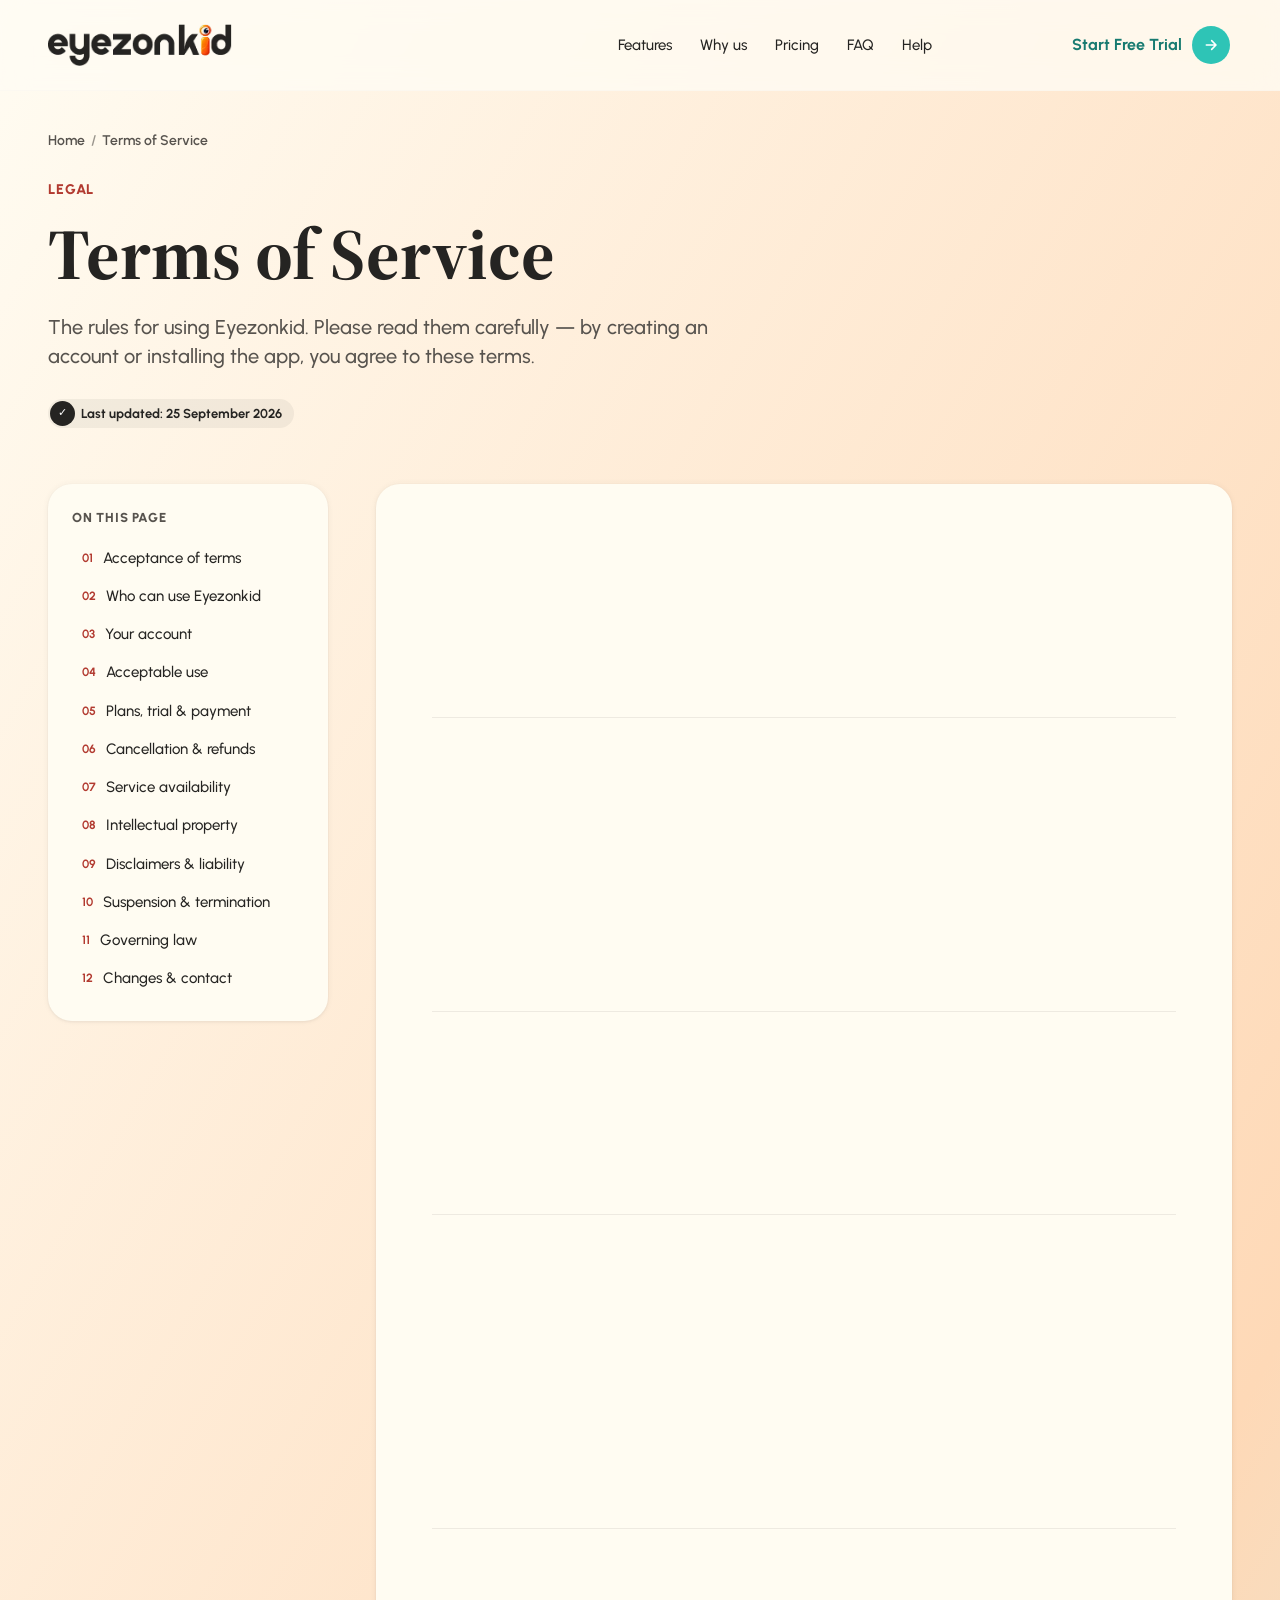
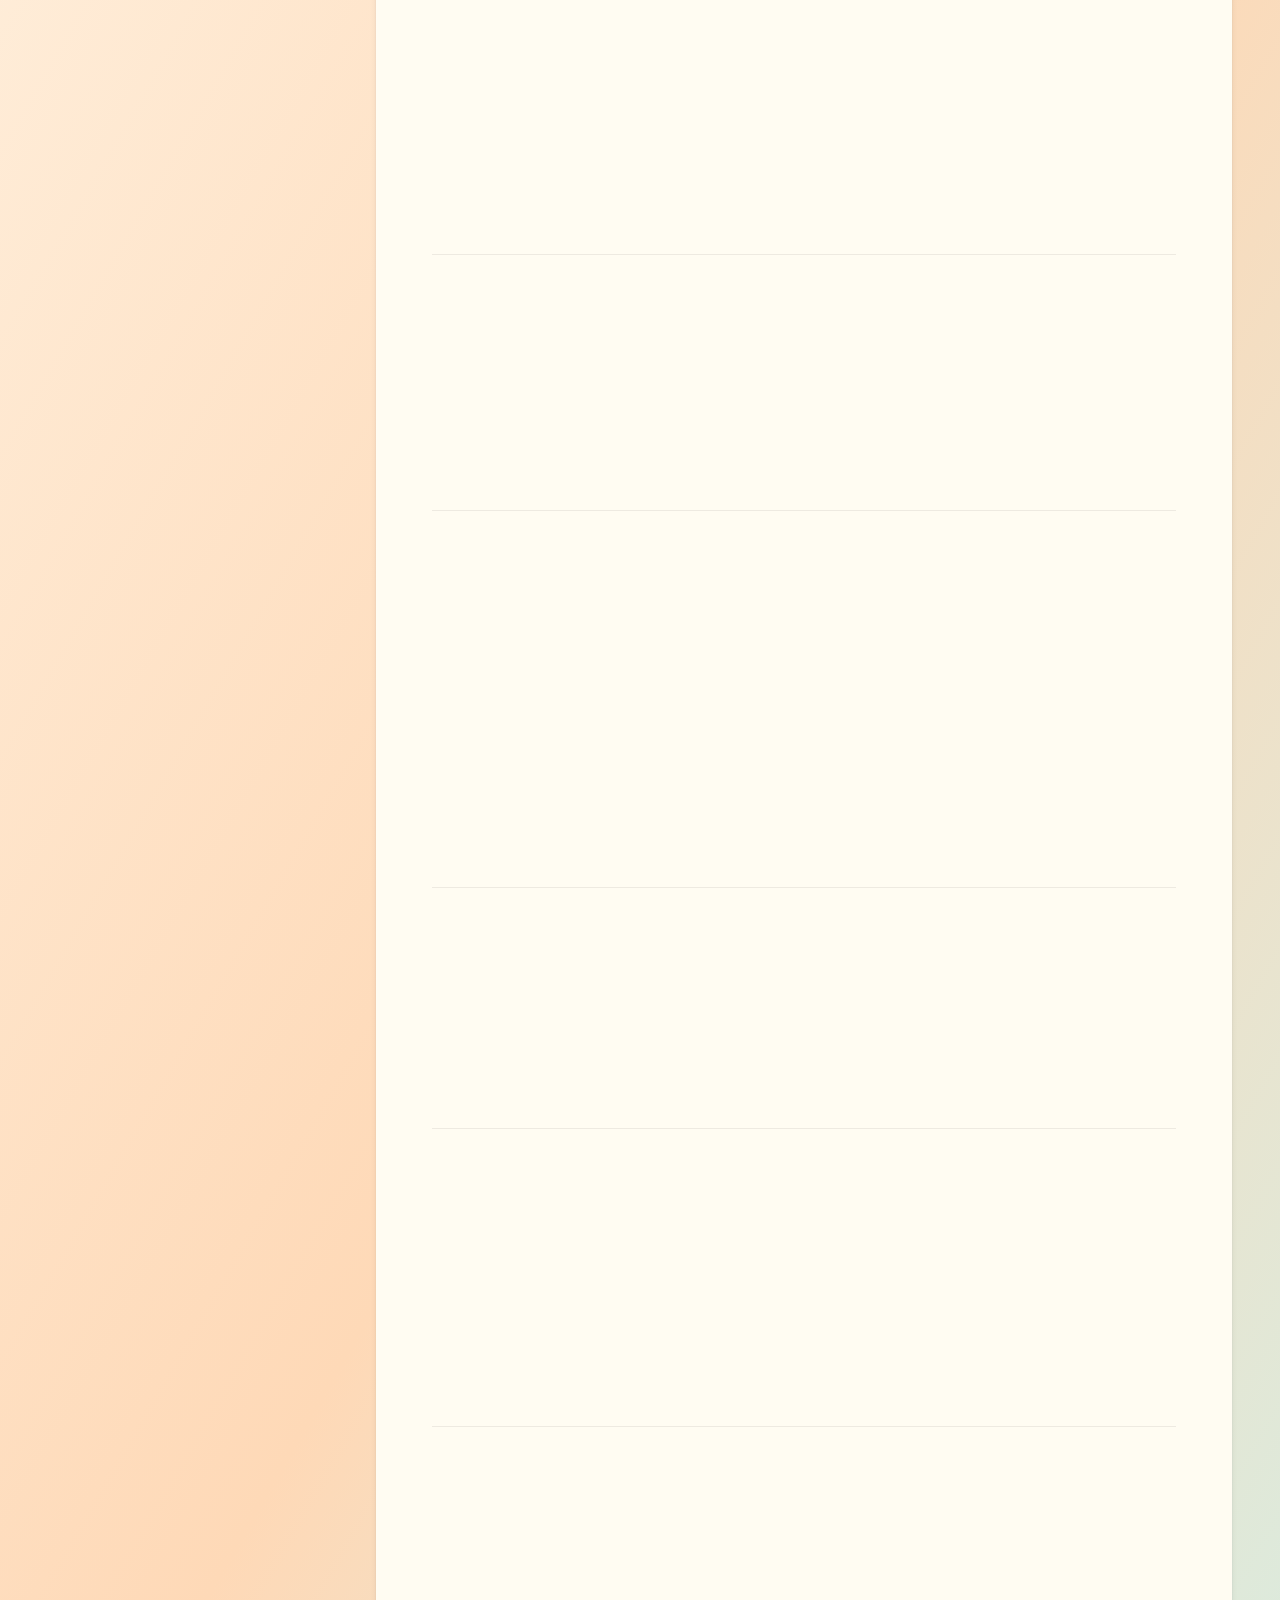
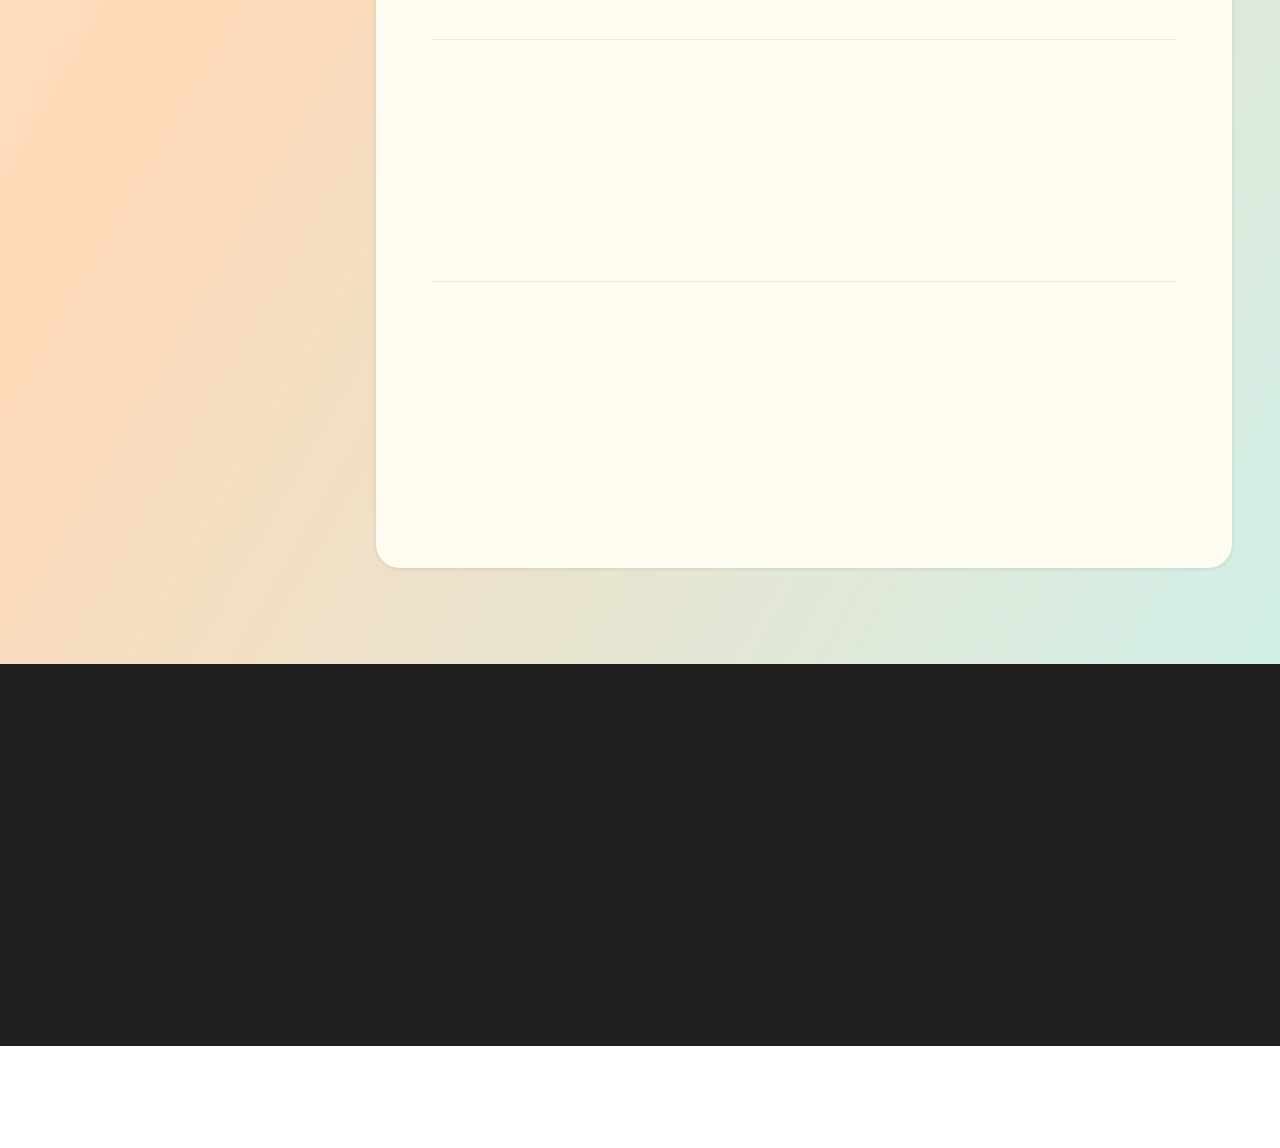
<file: terms-of-service/index.html>
<!DOCTYPE html>
<html lang="en-IN">
<head>
<meta charset="UTF-8">
<meta name="viewport" content="width=device-width, initial-scale=1">
<title>Terms of Service | Eyezonkid Parental Control App</title>
<meta name="description" content="The terms for using Eyezonkid, including eligibility, acceptable use, plans, 3-day trial, billing, cancellation and governing law in India.">
<meta name="robots" content="index, follow, max-image-preview:large, max-snippet:-1">
<link rel="canonical" href="https://eyezonkid.com/terms-of-service/">
<link rel="alternate" hreflang="en-IN" href="https://eyezonkid.com/terms-of-service/">
<link rel="alternate" hreflang="x-default" href="https://eyezonkid.com/terms-of-service/">
<meta name="theme-color" content="#2EC4B6">
<link rel="icon" href="/favicon.ico" sizes="any">
<link rel="icon" type="image/png" sizes="32x32" href="/icons/favicon-32.png">
<link rel="apple-touch-icon" href="/icons/apple-touch-icon.png">
<link rel="manifest" href="/site.webmanifest">
<meta property="og:type" content="website">
<meta property="og:site_name" content="Eyezonkid">
<meta property="og:locale" content="en_IN">
<meta property="og:title" content="Terms of Service | Eyezonkid Parental Control App">
<meta property="og:description" content="The terms for using Eyezonkid, including eligibility, acceptable use, plans, 3-day trial, billing, cancellation and governing law in India.">
<meta property="og:url" content="https://eyezonkid.com/terms-of-service/">
<meta property="og:image" content="https://eyezonkid.com/og-image.jpg">
<meta name="twitter:card" content="summary_large_image">
<meta name="twitter:title" content="Terms of Service | Eyezonkid Parental Control App">
<meta name="twitter:description" content="The terms for using Eyezonkid, including eligibility, acceptable use, plans, 3-day trial, billing, cancellation and governing law in India.">
<meta name="twitter:image" content="https://eyezonkid.com/og-image.jpg">
<link rel="preload" href="/fonts/urbanist.woff2" as="font" type="font/woff2" crossorigin>
<link rel="preload" href="/fonts/source-serif-4.woff2" as="font" type="font/woff2" crossorigin>
<style>@font-face{font-family:'Urbanist';font-style:normal;font-weight:400 800;font-display:swap;src:url(/fonts/urbanist.woff2) format('woff2')}@font-face{font-family:'Source Serif 4';font-style:normal;font-weight:500 700;font-display:swap;src:url(/fonts/source-serif-4.woff2) format('woff2')}:root{--ink:#252422;--teal:#2EC4B6;--teal-dark:#177A70;--coral:#F07167;--coral-text:#B23A30;--cream:#FFFCF2;--tan:#FED9B7;--mint:#CBF3F0;--white:#FFFFFF;--muted:#57534E;--font-body:'Urbanist',system-ui,-apple-system,'Segoe UI',Roboto,sans-serif;--font-display:'Source Serif 4',Georgia,'Times New Roman',serif;--container:1440px;--gutter:48px}*{box-sizing:border-box}html{scroll-behavior:smooth;overflow-x:clip;-webkit-text-size-adjust:100%}body{margin:0;font-family:var(--font-body);color:var(--ink);background:linear-gradient(120deg,var(--cream) 0%,var(--tan) 55%,var(--mint) 100%);-webkit-font-smoothing:antialiased;overflow-x:clip;line-height:1.5}a{color:inherit;text-decoration:none}img{max-width:100%;height:auto}:focus-visible{outline:2px solid var(--teal-dark);outline-offset:2px}.skip{position:absolute;left:-9999px;top:8px;z-index:100;background:var(--ink);color:#fff;padding:10px 16px;border-radius:999px}.skip:focus{left:16px}@media (prefers-reduced-motion:reduce){*{transition:none!important;animation:none!important;scroll-behavior:auto!important}}.wmk-navbar{display:flex;align-items:center;justify-content:space-between;width:100%;max-width:var(--container);margin:0 auto;padding:24px var(--gutter)}.wmk-navbar__logo{display:flex;line-height:1}.ezk-logo{font-family:var(--font-body);font-weight:800;font-size:30px;letter-spacing:-.02em;line-height:1;color:#3A3533;white-space:nowrap}.ezk-logo__i{color:var(--coral)}.ezk-logo--light{color:#fff;font-size:34px}.wmk-navbar__pill{display:flex;align-items:center;gap:120px}.wmk-navbar__links{display:flex;align-items:center;gap:28px}.wmk-navbar__link{font-weight:500;font-size:15px;white-space:nowrap;transition:color .2s ease}.wmk-navbar__link:hover,.wmk-navbar__link[aria-current="page"]{color:var(--teal-dark)}.wmk-navbar__cta{display:inline-flex;align-items:center;gap:10px;height:42px;padding:2px;border-radius:36px;transition:transform .2s ease}.wmk-navbar__cta-text{font-weight:700;font-size:16px;color:var(--teal-dark);white-space:nowrap}.wmk-navbar__cta-icon{display:inline-flex;align-items:center;justify-content:center;width:38px;height:38px;border-radius:50%;background:var(--teal);color:var(--ink);transition:transform .3s ease}.wmk-navbar__cta:hover{transform:translateY(-1px)}.wmk-navbar__cta:hover .wmk-navbar__cta-icon{transform:translateX(2px)}.wmk-navbar__burger{display:none;flex-direction:column;justify-content:center;gap:5px;width:44px;height:44px;background:none;border:0;cursor:pointer;padding:0}.wmk-navbar__burger span{display:block;width:22px;height:2px;background:var(--ink);margin:0 auto}.wmk-mobile-menu{display:none;flex-direction:column;gap:4px;padding:0 24px 16px}.wmk-mobile-menu.is-open{display:flex}.wmk-mobile-menu a{padding:12px 4px;font-weight:500;border-bottom:1px solid rgba(37,36,34,.08)}.wmk-mobile-menu__cta{color:var(--teal-dark);font-weight:700!important}@media (max-width:1024px){:root{--gutter:32px}.wmk-navbar{padding:20px var(--gutter)}.wmk-navbar__links{display:none}.wmk-navbar__pill{gap:0}.wmk-navbar__burger{display:flex}.ezk-logo{font-size:26px}}@media (max-width:560px){:root{--gutter:20px}.wmk-navbar__cta-text{display:none}}.pg-hero{max-width:var(--container);margin:0 auto;padding:40px var(--gutter) 56px}.crumbs{display:flex;flex-wrap:wrap;gap:6px;list-style:none;margin:0 0 28px;padding:0;font-size:14px;font-weight:600;color:var(--muted)}.crumbs li+li::before{content:"/";margin-right:6px;opacity:.6}.crumbs a:hover{color:var(--teal-dark)}.eyebrow{display:block;font-weight:800;font-size:14px;letter-spacing:.06em;text-transform:uppercase;color:var(--coral-text);margin:0 0 14px}.pg-hero__title{font-family:var(--font-display);font-weight:700;font-size:72px;line-height:1.1;margin:0;max-width:900px}.pg-hero__sub{font-weight:500;font-size:20px;line-height:1.45;color:var(--muted);margin:20px 0 0;max-width:680px}.badge{display:inline-flex;align-items:center;gap:6px;height:29px;padding:2px 12px 2px 2px;border-radius:92px;background:rgba(37,36,34,.06);font-size:13px;font-weight:700;margin-top:28px}.badge__dot{display:inline-flex;align-items:center;justify-content:center;width:25px;height:25px;border-radius:50%;background:var(--ink);color:#fff;font-size:11px;font-weight:800}@media (max-width:1024px){.pg-hero{padding:24px var(--gutter) 40px}.pg-hero__title{font-size:clamp(36px,7vw,56px)}.pg-hero__sub{font-size:18px}}.pg-main{max-width:var(--container);margin:0 auto;padding:0 var(--gutter) 96px}.card{background:var(--cream);border-radius:24px;box-shadow:0 0 6px rgba(68,66,66,.06),0 1px 3px rgba(68,66,66,.08)}.legal{display:grid;grid-template-columns:280px minmax(0,1fr);gap:48px;align-items:start}.toc{position:sticky;top:24px;padding:24px}.toc__title{font-weight:800;font-size:13px;letter-spacing:.06em;text-transform:uppercase;color:var(--muted);margin:0 0 12px}.toc ol{list-style:none;margin:0;padding:0;counter-reset:t;display:flex;flex-direction:column;gap:2px}.toc li{counter-increment:t}.toc a{display:flex;gap:10px;padding:8px 10px;border-radius:10px;font-size:15px;font-weight:500;line-height:1.35;transition:background-color .2s ease,color .2s ease}.toc a::before{content:counter(t,decimal-leading-zero);font-weight:700;font-size:12px;color:var(--coral-text);padding-top:2px}.toc a:hover{background:rgba(46,196,182,.12);color:var(--teal-dark)}.prose{padding:48px 56px}.prose section{scroll-margin-top:24px}.prose section+section{margin-top:44px;padding-top:44px;border-top:1px solid rgba(37,36,34,.08)}.prose h2{font-family:var(--font-display);font-weight:700;font-size:32px;line-height:1.2;margin:0 0 16px}.prose h3{font-weight:700;font-size:19px;margin:24px 0 8px}.prose p,.prose li{font-weight:500;font-size:17px;line-height:1.65;color:#3F3C39}.prose p{margin:0 0 14px}.prose ul{margin:0 0 14px;padding-left:22px}.prose li{margin-bottom:6px}.prose li::marker{color:var(--coral)}.prose a{color:var(--teal-dark);font-weight:600;text-decoration:underline;text-underline-offset:3px}.prose strong{color:var(--ink)}.callout{display:flex;gap:14px;padding:20px 22px;border-radius:16px;background:rgba(203,243,240,.6);margin:0 0 28px}.callout p{margin:0!important}.callout__icon{flex:0 0 28px;height:28px;border-radius:50%;background:var(--teal);display:flex;align-items:center;justify-content:center;color:var(--ink)}.tbl{width:100%;border-collapse:collapse;margin:8px 0 18px;font-size:15px}.tbl th,.tbl td{text-align:left;padding:12px 14px;border-bottom:1px solid rgba(37,36,34,.08);vertical-align:top;line-height:1.5}.tbl th{font-weight:800;font-size:13px;text-transform:uppercase;letter-spacing:.04em;color:var(--muted)}.tbl-wrap{overflow-x:auto}@media (max-width:1024px){.legal{grid-template-columns:1fr;gap:24px}.toc{position:static}.prose{padding:32px 24px}.prose h2{font-size:26px}.prose p,.prose li{font-size:16px}}.faq-wrap{display:grid;grid-template-columns:320px minmax(0,1fr);gap:64px;align-items:start}.faq-nav{position:sticky;top:24px;display:flex;flex-direction:column;gap:8px}.faq-nav a{display:flex;justify-content:space-between;align-items:center;padding:14px 18px;border-radius:14px;font-weight:600;font-size:16px;background:rgba(255,255,255,.45);transition:background-color .2s ease}.faq-nav a:hover{background:var(--cream)}.faq-nav small{font-weight:700;font-size:12px;color:var(--muted)}.faq-group{scroll-margin-top:24px}.faq-group+.faq-group{margin-top:56px}.faq-group__title{font-family:var(--font-display);font-weight:700;font-size:36px;line-height:1.15;margin:0 0 24px}.qa-list{display:flex;flex-direction:column;gap:16px}.qa{border-radius:16px;background:var(--cream);box-shadow:0 0 6px rgba(68,66,66,.06)}.qa summary{list-style:none;display:flex;align-items:center;justify-content:space-between;gap:24px;padding:24px 28px;cursor:pointer;font-weight:600;font-size:20px;line-height:1.3;color:#3A3A3C}.qa summary::-webkit-details-marker{display:none}.qa summary::after{content:"";flex:0 0 18px;height:18px;background:linear-gradient(var(--coral),var(--coral)) center/18px 2px no-repeat,linear-gradient(var(--coral),var(--coral)) center/2px 18px no-repeat;transition:transform .3s ease}.qa[open] summary::after{background:linear-gradient(var(--coral),var(--coral)) center/18px 2px no-repeat;transform:rotate(180deg)}.qa__a{padding:0 28px 24px}.qa__a p{margin:0 0 10px;font-weight:500;font-size:18px;line-height:1.55;color:var(--muted)}.qa__a p:last-child{margin:0}.qa__a a{color:var(--teal-dark);font-weight:600;text-decoration:underline;text-underline-offset:3px}@media (max-width:1024px){.faq-wrap{grid-template-columns:1fr;gap:32px}.faq-nav{position:static;flex-direction:row;flex-wrap:wrap}.faq-nav a{padding:10px 14px;font-size:15px;gap:8px}.faq-group__title{font-size:28px}.qa summary{font-size:17px;padding:20px 22px}.qa__a{padding:0 22px 20px}.qa__a p{font-size:16px}}.search{position:relative;max-width:640px;margin-top:32px}.search input{width:100%;height:60px;padding:0 24px 0 56px;border-radius:999px;border:1.5px solid rgba(37,36,34,.12);background:var(--cream);font:500 18px var(--font-body);color:var(--ink);box-shadow:0 8px 24px rgba(37,36,34,.06)}.search input::placeholder{color:#6E6A66}.search input:focus{outline:none;border-color:var(--teal-dark);box-shadow:0 0 0 4px rgba(46,196,182,.2)}.search svg{position:absolute;left:22px;top:50%;transform:translateY(-50%);color:var(--muted)}.topics{display:grid;grid-template-columns:repeat(3,minmax(0,1fr));gap:24px}.topic{display:flex;flex-direction:column;gap:10px;padding:32px;border-radius:24px;background:var(--cream);box-shadow:0 0 6px rgba(68,66,66,.06);transition:transform .2s ease,box-shadow .3s ease}.topic:hover{transform:translateY(-2px);box-shadow:0 14px 32px rgba(37,36,34,.08)}.topic__icon{width:52px;height:52px;border-radius:16px;display:flex;align-items:center;justify-content:center;background:var(--tan);color:var(--ink);margin-bottom:8px}.topic:nth-child(3n+2) .topic__icon{background:var(--mint)}.topic:nth-child(3n+3) .topic__icon{background:#FFD9D5}.topic h2{font-family:var(--font-display);font-weight:700;font-size:24px;line-height:1.2;margin:0}.topic p{margin:0;font-weight:500;font-size:16px;color:var(--muted)}.topic__more{margin-top:auto;padding-top:8px;font-weight:700;font-size:15px;color:var(--teal-dark)}.help-sec{margin-top:80px;scroll-margin-top:24px}.help-sec__head{display:flex;flex-wrap:wrap;justify-content:space-between;align-items:end;gap:16px;margin-bottom:28px}.help-sec__title{font-family:var(--font-display);font-weight:700;font-size:44px;line-height:1.1;margin:0}.help-grid{display:grid;align-items:start;grid-template-columns:repeat(2,minmax(0,1fr));gap:16px}.help-grid .qa summary{font-size:18px}.steps{margin:0;padding-left:22px}.steps li{font-weight:500;font-size:17px;line-height:1.55;color:var(--muted);margin-bottom:6px}.steps li::marker{color:var(--coral-text);font-weight:800}.contact{display:grid;grid-template-columns:repeat(3,minmax(0,1fr));gap:24px}.contact__card{padding:32px;border-radius:24px;background:var(--ink);color:#fff;display:flex;flex-direction:column;gap:8px}.contact__card h3{margin:0;font-weight:700;font-size:15px;color:rgba(255,255,255,.72);text-transform:uppercase;letter-spacing:.06em}.contact__card a,.contact__card p{margin:0;font-weight:700;font-size:21px;color:#fff;word-break:break-word}.contact__card small{font-size:15px;color:rgba(255,255,255,.72);font-weight:500}.no-results{display:none;padding:24px;border-radius:16px;background:var(--cream);font-weight:600}@media (max-width:1100px){.topics,.contact{grid-template-columns:1fr 1fr}.help-grid{grid-template-columns:1fr}.help-sec__title{font-size:32px}}@media (max-width:640px){.topics,.contact{grid-template-columns:1fr}.topic,.contact__card{padding:24px}}.cta-band{margin-top:96px;padding:56px;border-radius:36px;background:var(--ink);color:#fff;display:flex;flex-wrap:wrap;align-items:center;justify-content:space-between;gap:32px;position:relative;overflow:hidden}.cta-band::after{content:"";position:absolute;right:-120px;bottom:-160px;width:420px;height:420px;border-radius:50%;background:radial-gradient(circle,rgba(46,196,182,.55) 0%,rgba(254,217,183,.2) 45%,rgba(37,36,34,0) 70%);pointer-events:none}.cta-band h2{font-family:var(--font-display);font-weight:700;font-size:44px;line-height:1.1;margin:0;max-width:560px}.cta-band p{margin:12px 0 0;font-weight:500;font-size:18px;color:rgba(255,255,255,.78);max-width:520px}.btn{position:relative;z-index:1;display:inline-flex;align-items:center;gap:16px;height:54px;padding:3px 3px 3px 24px;border-radius:36px;background:var(--cream);color:var(--ink);font-weight:700;font-size:19px;white-space:nowrap;transition:transform .2s ease}.btn span{display:inline-flex;align-items:center;justify-content:center;width:48px;height:48px;border-radius:50%;background:var(--teal);color:var(--ink);transition:transform .3s ease}.btn:hover{transform:translateY(-1px)}.btn:hover span{transform:translateX(3px)}@media (max-width:1024px){.cta-band{padding:36px 28px;border-radius:28px}.cta-band h2{font-size:32px}}.wmk-footer{position:relative;overflow:hidden;width:100%;background:#211F1D;color:#fff}.wmk-footer::before{content:"";position:absolute;left:0;right:0;bottom:0;height:70%;background:linear-gradient(90deg,rgba(255,191,133,.65) 1.68%,rgba(254,217,183,.55) 32.5%,rgba(71,255,238,.6) 100%);-webkit-mask-image:linear-gradient(to top,rgba(0,0,0,.7),transparent);mask-image:linear-gradient(to top,rgba(0,0,0,.7),transparent);opacity:.3;pointer-events:none}.wmk-footer__inner{position:relative;z-index:1;max-width:var(--container);margin:0 auto;padding:48px clamp(24px,5.8vw,48px) 32px;display:flex;flex-wrap:wrap;justify-content:space-between;gap:40px}.wmk-footer__brand{width:543px;max-width:100%;display:flex;flex-direction:column;justify-content:space-between;gap:32px}.wmk-footer__brand-top{display:flex;flex-direction:column;gap:24px}.wmk-footer__logo{display:flex}.wmk-footer__tagline{font-weight:400;font-size:16px;line-height:24px;letter-spacing:.3px;margin:0}.wmk-footer__stores{display:flex;align-items:center;gap:24px;flex-wrap:wrap}.wmk-footer__store-btn{display:inline-flex;align-items:center;gap:10px;height:48px;padding:0 18px;border-radius:23px;background:#FFF5E5;color:var(--ink)}.wmk-footer__store-text{display:flex;flex-direction:column;line-height:1.15}.wmk-footer__store-eyebrow{font-size:11px;font-weight:500;color:#57534E}.wmk-footer__store-name{font-size:15px;font-weight:700}.wmk-footer__links{display:flex;gap:48px}.wmk-footer__col{display:flex;flex-direction:column;gap:14px}.wmk-footer__col-title{font-weight:700;font-size:16px;color:rgba(255,255,255,.66);margin:0 0 4px;white-space:nowrap}.wmk-footer__col a{font-weight:500;font-size:16px;white-space:nowrap;padding:2px 0;transition:color .2s ease}.wmk-footer__col a:hover,.wmk-footer__col a[aria-current="page"]{color:var(--teal)}.wmk-footer__contact{display:flex;flex-direction:column;gap:24px;width:220px;max-width:100%}.wmk-footer__address{font-style:normal;font-weight:500;font-size:15px;line-height:1.5;color:rgba(255,255,255,.8);text-align:right;margin:0}.wmk-footer__phone{display:block;font-weight:700;font-size:18px;text-align:right;margin:0}.wmk-footer__email{display:block;font-weight:500;font-size:14px;color:rgba(255,255,255,.72);text-align:right;margin:4px 0 0}.wmk-footer__contact-btn{align-self:flex-end;display:inline-flex;align-items:center;justify-content:center;padding:10px 24px;border-radius:999px;background:var(--teal);color:var(--ink);font-weight:600;font-size:15px;transition:background-color .3s ease}.wmk-footer__contact-btn:hover{background:#fff}.wmk-footer__bottom-inner{position:relative;z-index:1;max-width:var(--container);margin:0 auto;padding:16px clamp(24px,5.8vw,48px) 28px;display:flex;align-items:center;justify-content:space-between;flex-wrap:wrap;gap:8px}.wmk-footer__bottom-inner span{font-weight:500;font-size:13px;color:rgba(255,255,255,.66)}@media (max-width:1100px){.wmk-footer__inner{gap:32px;padding:40px 32px 28px}.wmk-footer__brand,.wmk-footer__contact{width:100%}.wmk-footer__links{width:100%;justify-content:flex-start}.wmk-footer__address,.wmk-footer__phone,.wmk-footer__email{text-align:left}.wmk-footer__contact-btn{align-self:flex-start}.wmk-footer__bottom-inner{padding:12px 32px 24px;flex-direction:column;align-items:flex-start}}.sr-only{position:absolute!important;width:1px;height:1px;padding:0;margin:-1px;overflow:hidden;clip:rect(0,0,0,0);white-space:nowrap;border:0}.pg-hero__sub a,.no-results a{color:var(--teal-dark);font-weight:700;text-decoration:underline;text-underline-offset:3px}[hidden]{display:none!important}.help-sec,.faq-group,.prose section,.wmk-footer,.cta-band{content-visibility:auto;contain-intrinsic-size:auto 500px}.wmk-navbar .wmk-navbar__cta{position:relative;isolation:isolate;padding:2px 2px 2px 20px;background:transparent;box-shadow:none;transition:transform .3s ease}.wmk-navbar .wmk-navbar__cta::before{content:"";position:absolute;z-index:-1;top:2px;right:2px;width:38px;height:38px;border-radius:36px;background:#2EC4B6;transition:width .5s cubic-bezier(.65,0,.35,1),height .5s cubic-bezier(.65,0,.35,1),top .5s cubic-bezier(.65,0,.35,1),right .5s cubic-bezier(.65,0,.35,1)}.wmk-navbar .wmk-navbar__cta:hover::before,.wmk-navbar .wmk-navbar__cta:focus-visible::before{top:0;right:0;width:100%;height:100%;box-shadow:0 8px 20px rgba(46,196,182,.30)}.wmk-navbar .wmk-navbar__cta:hover,.wmk-navbar .wmk-navbar__cta:focus-visible{background:transparent;box-shadow:none;transform:translateY(-1px)}.wmk-navbar .wmk-navbar__cta-text{transition:color .45s ease}.wmk-navbar .wmk-navbar__cta:hover .wmk-navbar__cta-text,.wmk-navbar .wmk-navbar__cta:focus-visible .wmk-navbar__cta-text{color:var(--ink)}.wmk-navbar .wmk-navbar__cta-icon{background:transparent;color:#FFFFFF}.wmk-navbar .wmk-navbar__cta:hover .wmk-navbar__cta-icon{background:transparent;color:#FFFFFF;transform:translateX(2px)}.del-box{margin:8px 0 0;padding:24px 26px;border-radius:20px;background:#FFF4EF;border:1px solid rgba(240,113,103,.25)}.del-box ul{margin:0 0 18px}.del-box h3{margin:0 0 8px!important}.del-box>p{margin:0 0 22px!important}.del-box .btn,.prose .del-box .btn{background:#252422;color:#fff;font-size:17px;height:50px;text-decoration:none}.del-box .btn span{width:44px;height:44px;background:#F07167;color:#fff}.del-box .btn:hover{box-shadow:0 10px 24px rgba(240,113,103,.28)}.del-box__note{margin:14px 0 0!important;font-size:15px!important;color:var(--muted)}.ezk-logo-img{display:block;height:42px;width:auto}@media (max-width:1024px){.ezk-logo-img{height:36px}}.wmk-navbar{position:sticky;top:0;z-index:60;background:rgba(255,252,245,.82);-webkit-backdrop-filter:blur(14px) saturate(140%);backdrop-filter:blur(14px) saturate(140%);box-shadow:0 0 0 100vmax rgba(255,252,245,.82),0 1px 0 100vmax rgba(37,36,34,.07);clip-path:inset(0 -100vmax -1px)}.wmk-navbar .wmk-navbar__cta:hover,.wmk-navbar .wmk-navbar__cta:focus-visible{transform:none;box-shadow:none}.wmk-navbar .wmk-navbar__cta:hover::before,.wmk-navbar .wmk-navbar__cta:focus-visible::before{box-shadow:none}@media (max-width:600px){.wmk-navbar{gap:8px}.wmk-navbar .ezk-logo-img{height:32px}.wmk-navbar .wmk-navbar__cta{padding:2px}.wmk-navbar .wmk-navbar__cta-text{display:none}}</style>
<script type="application/ld+json">{"@context":"https://schema.org","@graph":[{"@type":"WebPage","@id":"https://eyezonkid.com/terms-of-service/#webpage","url":"https://eyezonkid.com/terms-of-service/","name":"Terms of Service | Eyezonkid Parental Control App","description":"The terms for using Eyezonkid, including eligibility, acceptable use, plans, 3-day trial, billing, cancellation and governing law in India.","inLanguage":"en-IN","isPartOf":{"@id":"https://eyezonkid.com/#website"},"publisher":{"@id":"https://eyezonkid.com/#organization"},"dateModified":"2026-10-24","breadcrumb":{"@id":"https://eyezonkid.com/terms-of-service/#breadcrumb"}},{"@type":"BreadcrumbList","@id":"https://eyezonkid.com/terms-of-service/#breadcrumb","itemListElement":[{"@type":"ListItem","position":1,"name":"Home","item":"https://eyezonkid.com/"},{"@type":"ListItem","position":2,"name":"Terms of Service","item":"https://eyezonkid.com/terms-of-service/"}]},{"@type":"Organization","@id":"https://eyezonkid.com/#organization","name":"Eyezonkid","url":"https://eyezonkid.com/","email":"info@eyezonkid.com","telephone":"+91-9650459807","contactPoint":{"@type":"ContactPoint","contactType":"customer support","email":"support@eyezonkid.com","telephone":"+91-9650459807","areaServed":"IN","availableLanguage":["en","hi"]}}]}</script>
</head>
<body>
<a class="skip" href="#main">Skip to content</a>
<header class="wmk-navbar">
    <a href="/" class="wmk-navbar__logo" aria-label="Eyezonkid home">
        <img class="ezk-logo-img" src="/images/logo.webp" width="215" height="49" alt="Eyezonkid">
    </a>

    <div class="wmk-navbar__pill">
        <nav class="wmk-navbar__links" aria-label="Primary">
            <a href="/#features" class="wmk-navbar__link">Features</a>
            <a href="/#why-us" class="wmk-navbar__link">Why us</a>
            <a href="/#pricing" class="wmk-navbar__link">Pricing</a>
            <a href="/faq/" class="wmk-navbar__link">FAQ</a>
            <a href="/help-centre/" class="wmk-navbar__link">Help</a>
        </nav>

        <a href="/#pricing" class="wmk-navbar__cta" aria-label="Start free trial">
            <span class="wmk-navbar__cta-text">Start Free Trial</span>
            <span class="wmk-navbar__cta-icon" aria-hidden="true">
                <svg width="16" height="16" viewBox="0 0 16 16" fill="none"><path d="M3.333 8h9.334M8.667 3.667 13 8l-4.333 4.333" stroke="currentColor" stroke-width="1.6" stroke-linecap="round" stroke-linejoin="round"/></svg>
            </span>
        </a>
    </div>

    <button type="button" class="wmk-navbar__burger" aria-label="Open menu" aria-expanded="false" aria-controls="wmk-mobile-menu" onclick="var m=document.getElementById('wmk-mobile-menu'),o=m.classList.toggle('is-open');this.setAttribute('aria-expanded',o);this.setAttribute('aria-label',o?'Close menu':'Open menu');">
        <span></span><span></span><span></span> 
    </button>
</header>

<nav id="wmk-mobile-menu" class="wmk-mobile-menu" aria-label="Mobile">
    <a href="/#features" class="wmk-mobile-menu__link">Features</a>
    <a href="/#why-us" class="wmk-mobile-menu__link">Why Us</a>
    <a href="/#pricing" class="wmk-mobile-menu__link">Pricing</a>
    <a href="/#get-started" class="wmk-mobile-menu__link">Get started</a>
    <a href="/#guide" class="wmk-mobile-menu__link">Guide</a>
    <a href="/faq/" class="wmk-mobile-menu__link">FAQ</a>
    <a href="/help-centre/" class="wmk-mobile-menu__link">Help centre</a>
    <a href="/#pricing" class="wmk-mobile-menu__cta">Start Free Trial</a>
</nav>
<main id="main">
<section class="pg-hero">
    <nav aria-label="Breadcrumb"><ol class="crumbs"><li><a href="/">Home</a></li><li aria-current="page">Terms of Service</li></ol></nav>
    <span class="eyebrow">Legal</span>
    <h1 class="pg-hero__title">Terms of Service</h1>
    <p class="pg-hero__sub">The rules for using Eyezonkid. Please read them carefully — by creating an account or installing the app, you agree to these terms.</p>
    <span class="badge"><span class="badge__dot" aria-hidden="true">✓</span>Last updated: 25 September 2026</span>
</section>

<div class="pg-main">
    <div class="legal">
        <nav class="toc card" aria-label="On this page">
            <p class="toc__title">On this page</p>
            <ol>
                <li><a href="#acceptance">Acceptance of terms</a></li>
                <li><a href="#eligibility">Who can use Eyezonkid</a></li>
                <li><a href="#account">Your account</a></li>
                <li><a href="#acceptable">Acceptable use</a></li>
                <li><a href="#plans">Plans, trial &amp; payment</a></li>
                <li><a href="#cancel">Cancellation &amp; refunds</a></li>
                <li><a href="#service">Service availability</a></li>
                <li><a href="#ip">Intellectual property</a></li>
                <li><a href="#liability">Disclaimers &amp; liability</a></li>
                <li><a href="#termination">Suspension &amp; termination</a></li>
                <li><a href="#law">Governing law</a></li>
                <li><a href="#contact">Changes &amp; contact</a></li>
            </ol>
        </nav>

        <article class="prose card">
            <section id="acceptance">
                <h2>Acceptance of terms</h2>
                <p>These Terms of Service (“Terms”) are an agreement between you and Eyezonkid (“Eyezonkid”, “we”, “us”) for use of the Eyezonkid website, parent dashboard and apps (the “Service”). Our <a href="/privacy-policy/">Privacy Policy</a> forms part of these Terms. If you don't agree, please don't use the Service.</p>
            </section>

            <section id="eligibility">
                <h2>Who can use Eyezonkid</h2>
                <ul>
                    <li>You must be at least 18 years old and able to form a binding contract.</li>
                    <li>You may install Eyezonkid only on a device used by a child for whom you are the parent or lawful guardian, or on a device you own.</li>
                    <li>Eyezonkid must not be used to monitor another adult, a partner or anyone without the legal right to do so.</li>
                </ul>
            </section>

            <section id="account">
                <h2>Your account</h2>
                <p>Keep your login details private and tell us immediately if you think someone else has access. You are responsible for activity under your account and for the accuracy of the information you give us.</p>
            </section>

            <section id="acceptable">
                <h2>Acceptable use</h2>
                <p>You agree not to:</p>
                <ul>
                    <li>use the Service for stalking, harassment, or any unlawful surveillance;</li>
                    <li>try to hide, disguise or secretly install the app on any device;</li>
                    <li>copy, reverse-engineer, resell or interfere with the Service or its security;</li>
                    <li>upload harmful code or use the Service to break any law.</li>
                </ul>
            </section>

            <section id="plans">
                <h2>Plans, trial &amp; payment</h2>
                <ul>
                    <li>Current plans are Basic (₹279), Family (₹499) and Premium (₹799) per month, plus applicable GST. Prices shown on the <a href="/#pricing">pricing section</a> at the time of purchase apply.</li>
                    <li>Every plan starts with a 3-day trial. Unless you cancel before the trial ends, your subscription starts and you'll be charged for the plan you selected.</li>
                    <li>Subscriptions renew automatically each billing period until cancelled.</li>
                    <li>We may change prices with advance notice. Changes apply from your next billing period.</li>
                </ul>
            </section>

            <section id="cancel">
                <h2>Cancellation &amp; refunds</h2>
                <p>You can cancel anytime from your account — there are no contracts or cancellation fees. After cancelling, you keep access until the end of the current billing period and won't be charged again. Payments already made are generally non-refundable, except where required by law or where we decide otherwise in a specific case. For billing concerns, contact us and we'll help.</p>
            </section>

            <section id="service">
                <h2>Service availability</h2>
                <p>Eyezonkid depends on the child's device, its operating system, permissions, battery and internet connection. Features may work differently on Android and iPhone, and location or alerts may be delayed or unavailable when these conditions aren't met. We work to keep the Service running but don't guarantee it will be uninterrupted or error-free.</p>
                <div class="callout"><span class="callout__icon" aria-hidden="true"><svg width="14" height="14" viewBox="0 0 16 16" fill="none"><path d="M8 4v5M8 12h.01" stroke="currentColor" stroke-width="2" stroke-linecap="round"/></svg></span><p><strong>Eyezonkid is not an emergency service.</strong> In an emergency, always call 112 or your local emergency number.</p></div>
            </section>

            <section id="ip">
                <h2>Intellectual property</h2>
                <p>The Service, including its software, design, logo and content, belongs to Eyezonkid and its licensors. We give you a personal, non-exclusive, non-transferable licence to use the Service for its intended purpose while your subscription is active.</p>
            </section>

            <section id="liability">
                <h2>Disclaimers &amp; liability</h2>
                <p>The Service is a tool to support parenting — it does not replace parental supervision. To the extent permitted by law, the Service is provided “as is”, and Eyezonkid is not liable for indirect or consequential losses. Our total liability for any claim is limited to the amount you paid us in the three months before the claim. Nothing in these Terms limits rights you have under consumer protection law.</p>
            </section>

            <section id="termination">
                <h2>Suspension &amp; termination</h2>
                <p>We may suspend or close accounts that break these Terms or the law, or that put others at risk. You can stop using the Service and delete your account at any time.</p>
            </section>

            <section id="law">
                <h2>Governing law</h2>
                <p>These Terms are governed by the laws of India. Courts in Noida / Gautam Buddh Nagar, Uttar Pradesh have jurisdiction, subject to any rights you have to bring a consumer complaint where you live.</p>
            </section>

            <section id="contact">
                <h2>Changes &amp; contact</h2>
                <p>We may update these Terms. We'll post the new version here with a new “Last updated” date and tell you about significant changes. Continuing to use the Service after changes means you accept them.</p>
                <p>Questions? Email <a href="mailto:info@eyezonkid.com">info@eyezonkid.com</a>, call <a href="tel:+919650459807">+91-9650459807</a>, or visit the <a href="/help-centre/">Help centre</a>.</p>
            </section>
        </article>
    </div>
</div>
</main>
<footer class="wmk-footer">
    <div class="wmk-footer__inner">

        <div class="wmk-footer__brand">
            <div class="wmk-footer__brand-top">
                <a href="/" class="wmk-footer__logo" aria-label="Eyezonkid home">
                    <span class="ezk-logo ezk-logo--light">eyezonk<span class="ezk-logo__i">i</span>d</span>
                </a>
                <p class="wmk-footer__tagline">Real-time location, screen time limits, and safety alerts for your child's phone — so you can guide them, not spy on them. Works on Android &amp; iPhone.</p>
            </div>

            <div class="wmk-footer__stores">
                <a href="/download/" class="wmk-footer__store-btn" aria-label="Download on the App Store">
                    <svg width="22" height="22" viewBox="0 0 24 24" fill="#252422" aria-hidden="true"><path d="M16.365 1.43c0 1.14-.435 2.19-1.14 2.94-.79.85-2.1 1.5-3.16 1.42-.14-1.1.42-2.24 1.15-2.97.79-.82 2.14-1.44 3.15-1.39zM20.6 17.35c-.55 1.27-.82 1.84-1.53 2.96-1 1.56-2.4 3.51-4.14 3.53-1.55.02-1.95-1-4.05-1-2.1 0-2.55.98-4.09 1.02-1.72.05-3.03-1.68-4.03-3.24-2.76-4.27-3.05-9.28-1.35-11.94 1.2-1.87 3.1-2.97 4.87-2.97 1.8 0 2.93 1.02 4.42 1.02 1.44 0 2.32-1.02 4.42-1.02 1.58 0 3.25.86 4.44 2.34-3.9 2.14-3.27 7.7 1.04 9.3z"/></svg>
                    <span class="wmk-footer__store-text">
                        <span class="wmk-footer__store-eyebrow">Download on the</span>
                        <span class="wmk-footer__store-name">App Store</span>
                    </span>
                </a>
                <a href="/download/" class="wmk-footer__store-btn" aria-label="Get it on Google Play">
                    <svg width="22" height="22" viewBox="0 0 24 24" aria-hidden="true"><path d="M3.6 2.2c-.4.2-.6.7-.6 1.2v17.2c0 .5.2 1 .6 1.2l9.3-9.8L3.6 2.2z" fill="#00D3FF"/><path d="M16.8 9.7 13.4 11.9l-3.6-3.6 7-3.9c.5-.3 1-.2 1.4.1z" fill="#FFD400"/><path d="M13.4 11.9l3.4 2.2c1.1.6 1.1 1.6 0 2.2l-4.2 2.4-2.9-3.2 3.7-3.6z" fill="#FF3A44"/><path d="M9.8 15.5 3.6 21.6c.4.2.9.2 1.4-.1l7.3-4.1-2.5-1.9z" fill="#00EE76"/></svg>
                    <span class="wmk-footer__store-text">
                        <span class="wmk-footer__store-eyebrow">Get it on</span>
                        <span class="wmk-footer__store-name">Google Play</span>
                    </span>
                </a>
            </div>
        </div>

        <div class="wmk-footer__links">
            <nav class="wmk-footer__col" aria-label="Product">
                <span class="wmk-footer__col-title">Product</span>
                <a href="/#features">Features</a>
                <a href="/#why-us">Why Us</a>
                <a href="/#get-started">Get started</a>
                <a href="/#guide">Guide</a>
                <a href="/#pricing">Pricing</a>
            </nav>
            <nav class="wmk-footer__col" aria-label="Support">
                <span class="wmk-footer__col-title">Support</span>
                <a href="/faq/">FAQ</a>
                <a href="/help-centre/">Help centre</a>
                <a href="/privacy-policy/">Privacy Policy</a>
                <a href="/terms-of-service/" aria-current="page">Terms of service</a>
            </nav>
        </div>

        <div class="wmk-footer__contact">
            <address class="wmk-footer__address">
                417, Manhattan Street,<br>
                Mahagun Moderne, Sector 78,<br>
                Noida, Uttar Pradesh, India<br>
                201304
            </address>
            <div>
                <a class="wmk-footer__phone" href="tel:+919650459807">+91-9650459807</a>
                <a class="wmk-footer__email" href="mailto:info@eyezonkid.com">info@eyezonkid.com</a>
            </div>
            <a href="/help-centre/#contact" class="wmk-footer__contact-btn">Contact us</a>
        </div>

    </div>

    <div class="wmk-footer__bottom-inner">
        <span>© 2026 Eyezonkid. All rights reserved.</span>
        <span>Designed by © Call-Astro.</span>
    </div>
</footer>
</body>
</html>
</file>
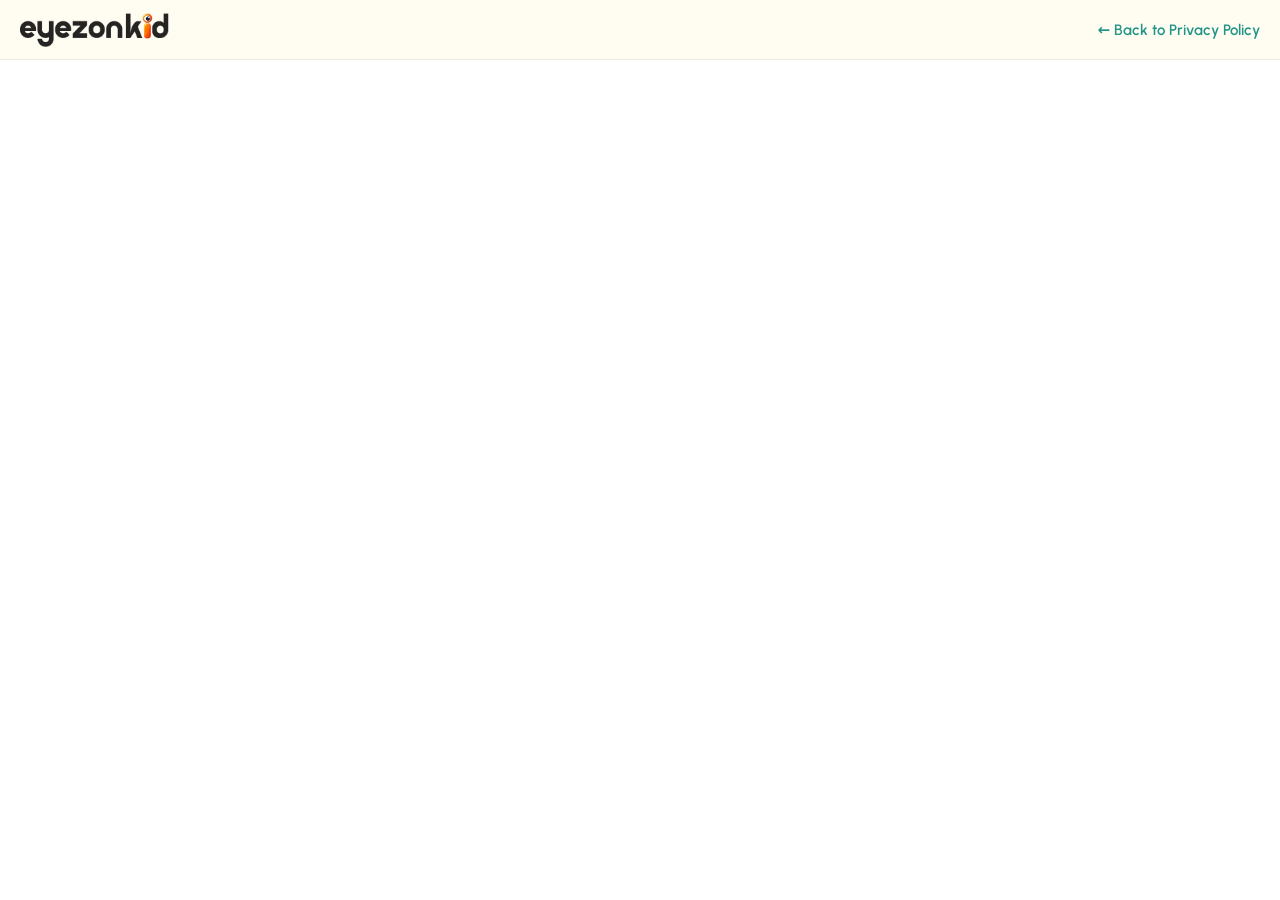
<file: delete-account.html>
<!DOCTYPE html>
<html lang="en-IN">
<head>
<meta charset="UTF-8">
<meta name="viewport" content="width=device-width, initial-scale=1">
<title>Delete your account | Eyezonkid</title>
<link rel="icon" href="/favicon.ico" sizes="any">
<link rel="icon" type="image/png" sizes="32x32" href="/icons/favicon-32.png">
<link rel="apple-touch-icon" href="/icons/apple-touch-icon.png">
<link rel="manifest" href="/site.webmanifest">
<meta name="description" content="Permanently delete your Eyezonkid account and your family's data.">
<meta name="robots" content="noindex, nofollow">
<meta name="theme-color" content="#2EC4B6">
<link rel="preload" href="/fonts/urbanist.woff2" as="font" type="font/woff2" crossorigin>
<style>
@font-face{font-family:'Urbanist';font-style:normal;font-weight:400 800;font-display:swap;src:url(/fonts/urbanist.woff2) format('woff2')}
*{box-sizing:border-box}
html,body{margin:0;height:100%;background:#FFFCF2;font-family:'Urbanist',system-ui,sans-serif;color:#252422}
.bar{height:60px;display:flex;align-items:center;justify-content:space-between;padding:0 20px;border-bottom:1px solid rgba(37,36,34,.08);background:#FFFCF2}
.logo{font-weight:800;font-size:24px;letter-spacing:-.02em;color:#3A3533;text-decoration:none}
.logo i{font-style:normal;color:#F07167}
.back{font-weight:600;font-size:15px;color:#219488;text-decoration:none}
.back:hover{text-decoration:underline}
.frame{display:block;width:100%;height:calc(100% - 60px);border:0;background:#fff}
</style>
</head>
<body>
<header class="bar">
    <a class="logo" href="/" aria-label="Eyezonkid home"><img src="/images/logo.webp" width="215" height="49" alt="Eyezonkid" style="display:block;height:34px;width:auto"></a>
    <a class="back" href="/privacy-policy/#delete-account">← Back to Privacy Policy</a>
</header>
<!-- The account-deletion form is served by the Eyezonkid API and shown here,
     so the address bar stays on eyezonkid.com/delete-account/ -->
<iframe class="frame" title="Delete your Eyezonkid account"
        src="https://api.eyezonkid.com/auth/v1/delete-account"
        referrerpolicy="strict-origin-when-cross-origin"></iframe>
<script>
/* always show the clean address: eyezonkid.com/delete-account */
(function () {
    var p = location.pathname;
    if (/delete-account(\.html|\/)$/.test(p)) history.replaceState(null, '', p.replace(/delete-account(\.html|\/)$/, 'delete-account') + location.hash);
})();
</script>
</body>
</html>
</file>
